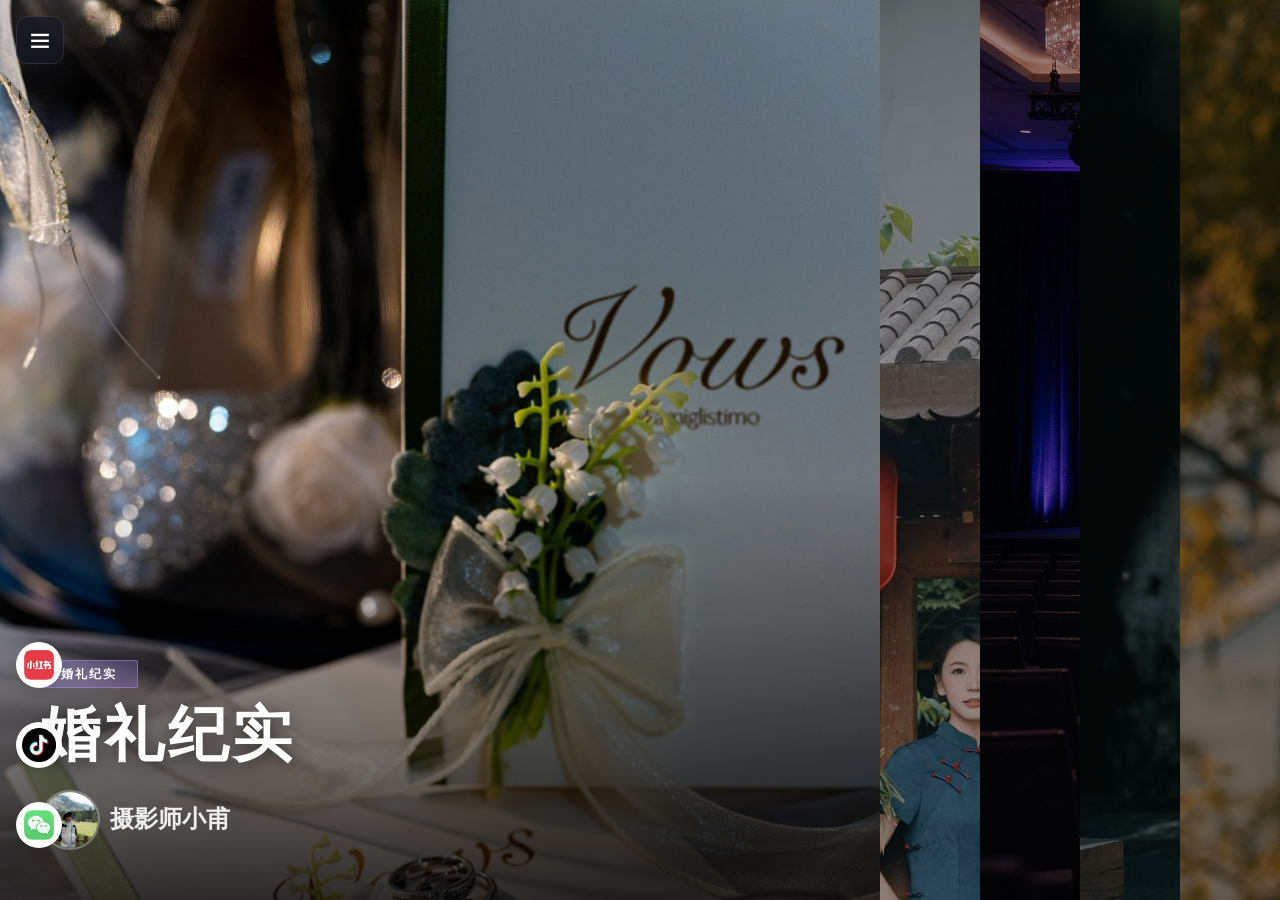
<file: index.html>
<!DOCTYPE html>
<html lang="zxx">
<head>
	<title>摄影师小甫 | 个人摄影作品集</title>
	<meta charset="UTF-8">
	<meta name="description" content="摄影师小甫的个人摄影作品集，专注会议、写真、跟拍、婚礼、亲子摄影。"">
	<meta name="keywords" content="photo, html">
	<meta name="viewport" content="width=device-width, initial-scale=1.0">
	<!-- Stylesheets -->
	<link rel="stylesheet" href="css/bootstrap.min.css"/>
	<link rel="stylesheet" href="css/font-awesome.min.css"/>
	<link rel="stylesheet" href="css/themify-icons.css"/>
	<link rel="stylesheet" href="css/accordion.css"/>
	<link rel="stylesheet" href="css/owl.carousel.min.css"/>

	<!-- Main Stylesheets -->
	<link rel="stylesheet" href="css/style.css"/>


	<!--[if lt IE 9]>
		<script src="https://oss.maxcdn.com/html5shiv/3.7.2/html5shiv.min.js"></script>
		<script src="https://oss.maxcdn.com/respond/1.4.2/respond.min.js"></script>
	<![endif]-->

	<!-- 深色毛玻璃主题 -->
	<style>
		html, body { background: #0d0d14 !important; }
		.hero-section::before {
			content: ''; position: absolute; inset: 0; z-index: 1;
			background: linear-gradient(180deg, rgba(13,13,20,0.3) 0%, rgba(13,13,20,0.55) 100%);
			pointer-events: none;
		}
		.pa-tag {
			background: rgba(167,139,250,0.25) !important;
			backdrop-filter: blur(10px);
			border: 1px solid rgba(167,139,250,0.5) !important;
			color: #fff !important;
			border-radius: 20px;
			padding: 6px 18px;
			letter-spacing: 2px;
		}
		.pa-text h2 { color: #fff !important; text-shadow: 0 4px 20px rgba(0,0,0,0.6); letter-spacing: 4px; }
		.pa-author img { border-radius: 50%; border: 2px solid rgba(255,255,255,0.3); }
		.pa-author h4 { color: rgba(255,255,255,0.9) !important; }
		.menu-wrapper { background: transparent !important; width: auto !important; height: auto !important; position: fixed !important; left: 16px !important; top: 16px !important; z-index: 9999 !important; margin: 0 !important; padding: 0 !important; }
		.menu-switch { background: rgba(20,22,35,0.6) !important; backdrop-filter: blur(16px); border: 1px solid rgba(255,255,255,0.1); border-radius: 12px !important; width: 48px !important; height: 48px !important; display: flex !important; align-items: center !important; justify-content: center !important; padding: 0 !important; line-height: 1 !important; } .menu-switch i { margin: 0 !important; padding: 0 !important; line-height: 1 !important; font-size: 20px !important; display: block !important; }
		.menu-social-warp { position: fixed !important; left: 16px !important; bottom: 30px !important; top: auto !important; transform: none !important; z-index: 9999 !important; height: auto !important; display: block !important; }
		.menu-social { display: flex; flex-direction: column; gap: 12px; }
		.side-menu-wrapper { background: linear-gradient(160deg, rgba(20,22,38,0.95) 0%, rgba(15,15,28,0.98) 100%) !important; }
		.sm-header { background: rgba(255,255,255,0.04); border-bottom: 1px solid rgba(255,255,255,0.08); padding: 24px 30px; }
		.site-logo { background: transparent !important; flex: 1 !important; display: flex !important; align-items: center !important; justify-content: center !important; padding: 0 !important; }
		.menu-close { background: rgba(255,255,255,0.12) !important; color: #fff !important; border-radius: 50%; width: 44px !important; height: 44px !important; padding: 0 !important; display: flex !important; align-items: center !important; justify-content: center !important; line-height: 1 !important; font-size: 20px !important; flex-shrink: 0; } .menu-close i { line-height: 1; margin: 0; padding: 0; display: block; }
		.main-menu { padding: 30px 20px; }
		.main-menu ul li a { color: rgba(255,255,255,0.55) !important; font-size: 18px !important; letter-spacing: 3px; padding: 14px 20px; border-radius: 12px; transition: all 0.3s; display: block; }
		.main-menu ul li a:hover { color: #fff !important; background: rgba(167,139,250,0.12); padding-left: 28px; }
		.main-menu ul li a.active { color: #fff !important; background: linear-gradient(135deg, rgba(167,139,250,0.25), rgba(236,72,153,0.2)); border-left: 3px solid #a78bfa; }
		.sm-footer { background: rgba(255,255,255,0.03); border-top: 1px solid rgba(255,255,255,0.08); padding: 24px 30px; }
		.sm-socail a.cn-social { display: inline-flex; width: 48px; height: 48px; border-radius: 50%; background: rgba(255,255,255,0.08); align-items: center; justify-content: center; margin: 0 6px; transition: all 0.3s; border: 1px solid rgba(255,255,255,0.1); }
		.sm-socail a.cn-social:hover { background: rgba(167,139,250,0.3); transform: translateY(-3px); }
		.sm-socail a.cn-social img { width: 24px; height: 24px; border-radius: 0; }
		.copyright-text p { color: rgba(255,255,255,0.35) !important; font-size: 12px; }
		.copyright-text a { color: rgba(167,139,250,0.7) !important; }
	
		body, html { margin-left: 0 !important; padding-left: 0 !important; width: 100% !important; }
		.hero-section, .about-section, .gallery-section, .contact-section, .pana-accordion-wrap, .hero-slider-warp, .about-warp { margin-left: 0 !important; padding-left: 0 !important; width: 100% !important; }
		.menu-wrapper { background: transparent !important; }
	</style>
</head>
<body>
	<!-- Page Preloder -->
	<div id="preloder">
		<div class="loader"></div>
	</div>

	<!-- Offcanvas Menu Section -->
	<div class="menu-wrapper">
		<div class="menu-switch">
			<i class="ti-menu"></i>
		</div>
		<div class="menu-social-warp">
			<div class="menu-social">
				<a href="https://xhslink.cn/o/7Y6W8kexaiy" target="_blank" rel="noopener" class="cn-social" title="小红书"><img src="img/social/xiaohongshu.png" alt="小红书"></a>
				<a href="https://v.douyin.com/RfxnQZHQFzM/" target="_blank" rel="noopener" class="cn-social" title="抖音"><img src="img/social/douyin.png" alt="抖音"></a>
				<a href="javascript:void(0);" onclick="showWechat()" class="cn-social" title="微信"><img src="img/social/wechat.png" alt="微信"></a>
			</div>
		</div>
	</div>
	<div class="side-menu-wrapper">
		<div class="sm-header">
			<div class="menu-close">
				<i class="ti-arrow-left"></i>
			</div>
			<a href="index.html" class="site-logo"><span style="font-size:22px;font-weight:700;letter-spacing:3px;background:linear-gradient(135deg,#a78bfa,#ec4899);-webkit-background-clip:text;-webkit-text-fill-color:transparent;background-clip:text;">摄影师小甫</span></a>
		</div>
		<nav class="main-menu">
			<ul>
				<li><a href="index.html" class="active">首页</a></li>
				<li><a href="about.html">关于我</a></li>
				<li><a href="gallery.html">作品集</a></li>
			</ul>
		</nav>
		<div class="sm-footer">
			<div class="sm-socail">
				<a href="https://xhslink.cn/o/7Y6W8kexaiy" target="_blank" rel="noopener" class="cn-social" title="小红书"><img src="img/social/xiaohongshu.png" alt="小红书"></a>
				<a href="https://v.douyin.com/RfxnQZHQFzM/" target="_blank" rel="noopener" class="cn-social" title="抖音"><img src="img/social/douyin.png" alt="抖音"></a>
				<a href="javascript:void(0);" onclick="showWechat()" class="cn-social" title="微信"><img src="img/social/wechat.png" alt="微信"></a>
			</div>
			<div class="copyright-text"><p><!-- Link back to Colorlib can't be removed. Template is licensed under CC BY 3.0. -->
  Copyright &copy;<script>document.write(new Date().getFullYear());</script> All rights reserved | This template is made with <i class="ti-heart" aria-hidden="true"></i> by <a href="https://colorlib.com" target="_blank">Colorlib</a>
  <!-- Link back to Colorlib can't be removed. Template is licensed under CC BY 3.0. --></p></div>
		</div>
	</div>
	<!-- Offcanvas Menu Section end -->

	<!-- Hero Section end -->
	<section class="hero-section">
		<div class="pana-accordion" id="accordion">
    		<div class="pana-accordion-wrap">
				<div class="pana-accordion-item set-bg" data-setbg="img/gallery/tlc-1.jpg">
					<div class="pa-text">
						<div class="pa-tag">婚礼纪实</div>
						<h2>婚礼纪实</h2>
						<div class="pa-author">
							<img src="img/gallery/author.jpg" alt="">
							<h4>摄影师小甫</h4>
						</div>
					</div>
				</div>
				<div class="pana-accordion-item set-bg" data-setbg="img/gallery/qp-1.jpg">
					<div class="pa-text">
						<div class="pa-tag">人像写真</div>
						<h2>人像写真</h2>
						<div class="pa-author">
							<img src="img/gallery/author.jpg" alt="">
							<h4>摄影师小甫</h4>
						</div>
					</div>
				</div>
				<div class="pana-accordion-item set-bg" data-setbg="img/gallery/meeting-1.jpg">
					<div class="pa-text">
						<div class="pa-tag">会议活动</div>
						<h2>会议活动</h2>
						<div class="pa-author">
							<img src="img/gallery/author.jpg" alt="">
							<h4>摄影师小甫</h4>
						</div>
					</div>
				</div>
				<div class="pana-accordion-item set-bg" data-setbg="img/gallery/qz-1.jpg">
					<div class="pa-text">
						<div class="pa-tag">亲子时光</div>
						<h2>亲子时光</h2>
						<div class="pa-author">
							<img src="img/gallery/author.jpg" alt="">
							<h4>摄影师小甫</h4>
						</div>
					</div>
				</div>
				<div class="pana-accordion-item set-bg" data-setbg="img/gallery/qj-1.jpg">
					<div class="pa-text">
						<div class="pa-tag">街拍纪实</div>
						<h2>街拍纪实</h2>
						<div class="pa-author">
							<img src="img/gallery/author.jpg" alt="">
							<h4>摄影师小甫</h4>
						</div>
					</div>
				</div>
	    	</div>
		</div>
		<div class="hero-slider-warp">
			<div class="hero-slider owl-carousel">
				<div class="hero-item set-bg" data-setbg="img/gallery/tlc-1.jpg">
					<div class="pa-text">
						<div class="pa-tag">婚礼纪实</div>
						<h2>婚礼纪实</h2>
						<div class="pa-author">
							<img src="img/gallery/author.jpg" alt="">
							<h4>摄影师小甫</h4>
						</div>
					</div>
				</div>
				<div class="hero-item set-bg" data-setbg="img/gallery/qp-1.jpg">
					<div class="pa-text">
						<div class="pa-tag">人像写真</div>
						<h2>人像写真</h2>
						<div class="pa-author">
							<img src="img/gallery/author.jpg" alt="">
							<h4>摄影师小甫</h4>
						</div>
					</div>
				</div>
				<div class="hero-item set-bg" data-setbg="img/gallery/meeting-1.jpg">
					<div class="pa-text">
						<div class="pa-tag">会议活动</div>
						<h2>会议活动</h2>
						<div class="pa-author">
							<img src="img/gallery/author.jpg" alt="">
							<h4>摄影师小甫</h4>
						</div>
					</div>
				</div>
				<div class="hero-item set-bg" data-setbg="img/gallery/qz-1.jpg">
					<div class="pa-text">
						<div class="pa-tag">亲子时光</div>
						<h2>亲子时光</h2>
						<div class="pa-author">
							<img src="img/gallery/author.jpg" alt="">
							<h4>摄影师小甫</h4>
						</div>
					</div>
				</div>
				<div class="hero-item set-bg" data-setbg="img/gallery/qj-1.jpg">
					<div class="pa-text">
						<div class="pa-tag">街拍纪实</div>
						<h2>街拍纪实</h2>
						<div class="pa-author">
							<img src="img/gallery/author.jpg" alt="">
							<h4>摄影师小甫</h4>
						</div>
					</div>
				</div>
			</div>
		</div>
	</section>
	<!-- Hero Section end -->

	<!--====== Javascripts & Jquery ======-->
	<script src="js/vendor/jquery-3.2.1.min.js"></script>
	<script src="js/bootstrap.min.js"></script>
	<script src="js/owl.carousel.min.js"></script>
	<script src="js/imagesloaded.pkgd.min.js"></script>
	<script src="js/isotope.pkgd.min.js"></script>
	<script src="js/jquery.nicescroll.min.js"></script>
	<script src="js/circle-progress.min.js"></script>
	<script src="js/pana-accordion.js"></script>
	<script src="js/main.js"></script>

	
<!-- 微信二维码弹窗 -->
<div class="wechat-modal" id="wechat-modal" onclick="hideWechat()">
	<div class="wechat-modal-box" onclick="event.stopPropagation()">
		<span class="wechat-close" onclick="hideWechat()">&times;</span>
		<img src="img/wechat-qr.jpg" alt="微信二维码">
		<p class="wechat-tip">扫一扫二维码，加我为好友</p>
	</div>
</div>
<script>
function showWechat(){ document.getElementById('wechat-modal').style.display = 'flex'; }
function hideWechat(){ document.getElementById('wechat-modal').style.display = 'none'; }
</script>
</body>
</html>
</file>
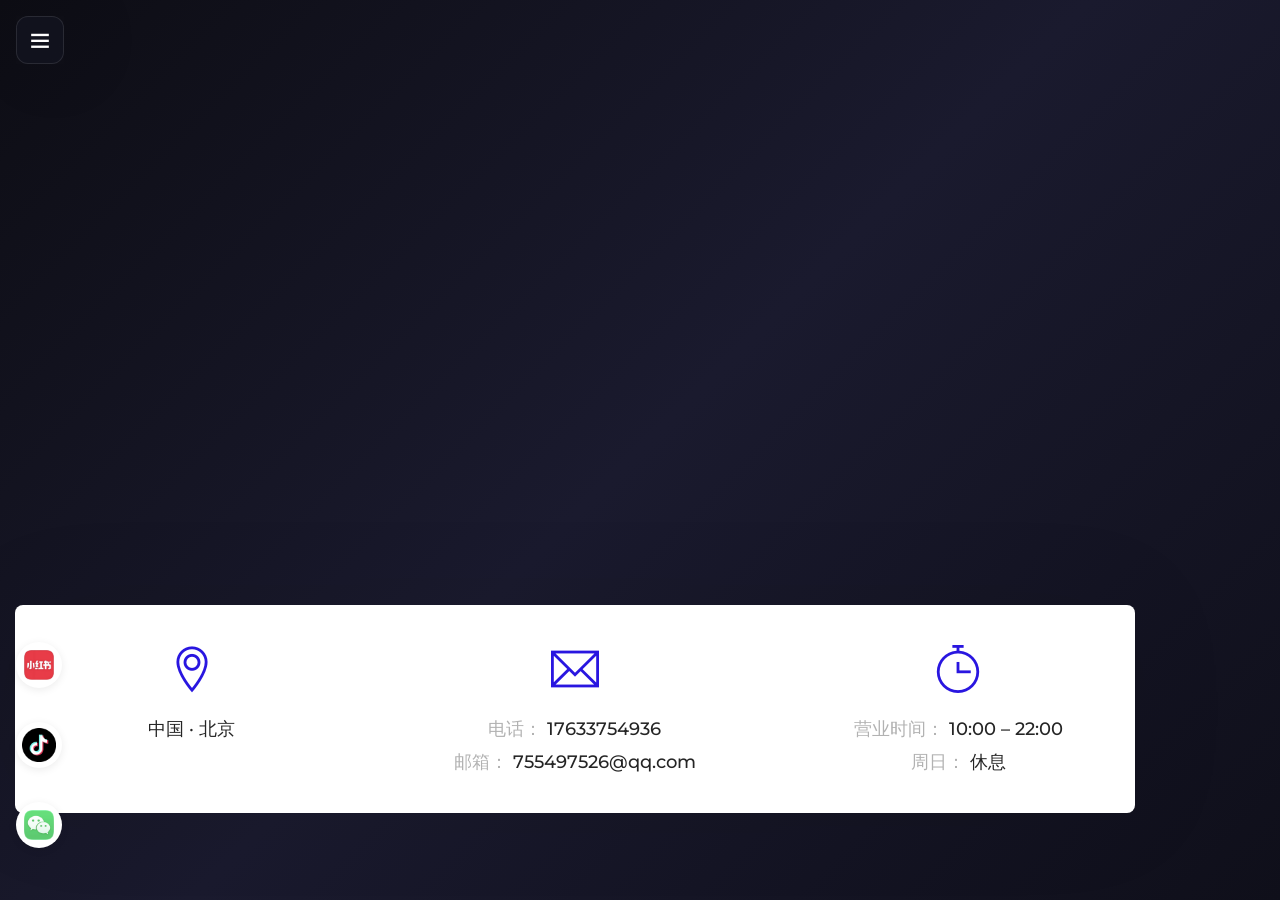
<file: contact.html>
<!DOCTYPE html>
<html lang="zxx">
<head>
	<title>摄影师小甫 | 个人摄影作品集</title>
	<meta charset="UTF-8">
	<meta name="description" content="摄影师小甫的个人摄影作品集，专注会议、写真、跟拍、婚礼、亲子摄影。">
	<meta name="keywords" content="photo, html">
	<meta name="viewport" content="width=device-width, initial-scale=1.0">
	<!-- Stylesheets -->
	<link rel="stylesheet" href="css/bootstrap.min.css"/>
	<link rel="stylesheet" href="css/font-awesome.min.css"/>
	<link rel="stylesheet" href="css/themify-icons.css"/>
	<link rel="stylesheet" href="css/accordion.css"/>
	<link rel="stylesheet" href="css/fresco.css"/>
	<link rel="stylesheet" href="css/owl.carousel.min.css"/>

	<!-- Main Stylesheets -->
	<link rel="stylesheet" href="css/style.css"/>


	<!--[if lt IE 9]>
		<script src="https://oss.maxcdn.com/html5shiv/3.7.2/html5shiv.min.js"></script>
		<script src="https://oss.maxcdn.com/respond/1.4.2/respond.min.js"></script>
	<![endif]-->

	<!-- 深色毛玻璃主题 -->
	<style>
		html, body { background: linear-gradient(135deg, #0d0d14 0%, #1a1a2e 50%, #0f0f1a 100%) !important; color: #e8e8f0; }
		.menu-wrapper { background: transparent !important; width: auto !important; height: auto !important; position: fixed !important; left: 16px !important; top: 16px !important; z-index: 9999 !important; margin: 0 !important; padding: 0 !important; }
		.menu-switch { background: rgba(20,22,35,0.6) !important; backdrop-filter: blur(16px); border: 1px solid rgba(255,255,255,0.1); border-radius: 12px !important; width: 48px !important; height: 48px !important; display: flex !important; align-items: center !important; justify-content: center !important; padding: 0 !important; line-height: 1 !important; } .menu-switch i { margin: 0 !important; padding: 0 !important; line-height: 1 !important; font-size: 20px !important; display: block !important; }
		.menu-social-warp { position: fixed !important; left: 16px !important; bottom: 30px !important; top: auto !important; transform: none !important; z-index: 9999 !important; height: auto !important; display: block !important; }
		.menu-social { display: flex; flex-direction: column; gap: 12px; }
		.side-menu-wrapper { background: linear-gradient(160deg, rgba(20,22,38,0.95) 0%, rgba(15,15,28,0.98) 100%) !important; }
		.sm-header { background: rgba(255,255,255,0.04); border-bottom: 1px solid rgba(255,255,255,0.08); padding: 24px 30px; }
		.menu-close { background: rgba(255,255,255,0.12) !important; color: #fff !important; border-radius: 50%; width: 44px !important; height: 44px !important; padding: 0 !important; display: flex !important; align-items: center !important; justify-content: center !important; line-height: 1 !important; font-size: 20px !important; flex-shrink: 0; }
		.menu-close i { line-height: 1; margin: 0; padding: 0; display: block; }
		.site-logo { background: transparent !important; flex: 1 !important; display: flex !important; align-items: center !important; justify-content: center !important; padding: 0 !important; }
		.main-menu { padding: 30px 20px; }
		.main-menu ul li a { color: rgba(255,255,255,0.55) !important; font-size: 18px !important; letter-spacing: 3px; padding: 14px 20px; border-radius: 12px; transition: all 0.3s; display: block; }
		.main-menu ul li a:hover { color: #fff !important; background: rgba(167,139,250,0.12); padding-left: 28px; }
		.main-menu ul li a.active { color: #fff !important; background: linear-gradient(135deg, rgba(167,139,250,0.25), rgba(236,72,153,0.2)); border-left: 3px solid #a78bfa; }
		.sm-footer { background: rgba(255,255,255,0.03); border-top: 1px solid rgba(255,255,255,0.08); padding: 24px 30px; }
		.sm-socail a.cn-social { display: inline-flex; width: 48px; height: 48px; border-radius: 50%; background: rgba(255,255,255,0.08); align-items: center; justify-content: center; margin: 0 6px; transition: all 0.3s; border: 1px solid rgba(255,255,255,0.1); }
		.sm-socail a.cn-social:hover { background: rgba(167,139,250,0.3); transform: translateY(-3px); }
		.sm-socail a.cn-social img { width: 24px; height: 24px; border-radius: 0; }
		.copyright-text p { color: rgba(255,255,255,0.35) !important; font-size: 12px; }
		.copyright-text a { color: rgba(167,139,250,0.7) !important; }
	
		body, html { margin-left: 0 !important; padding-left: 0 !important; width: 100% !important; }
		.hero-section, .about-section, .gallery-section, .contact-section, .pana-accordion-wrap, .hero-slider-warp, .about-warp { margin-left: 0 !important; padding-left: 0 !important; width: 100% !important; }
		.menu-wrapper { background: transparent !important; }
	</style>
</head>
<body>
	<!-- Page Preloder -->
	<div id="preloder">
		<div class="loader"></div>
	</div>

	<!-- Offcanvas Menu Section -->
	<div class="menu-wrapper">
		<div class="menu-switch">
			<i class="ti-menu"></i>
		</div>
		<div class="menu-social-warp">
			<div class="menu-social">
				<a href="https://xhslink.cn/o/7Y6W8kexaiy" target="_blank" rel="noopener" class="cn-social" title="小红书"><img src="img/social/xiaohongshu.png" alt="小红书"></a>
				<a href="https://v.douyin.com/RfxnQZHQFzM/" target="_blank" rel="noopener" class="cn-social" title="抖音"><img src="img/social/douyin.png" alt="抖音"></a>
				<a href="javascript:void(0);" onclick="showWechat()" class="cn-social" title="微信"><img src="img/social/wechat.png" alt="微信"></a>
			</div>
		</div>
	</div>
	<div class="side-menu-wrapper">
		<div class="sm-header">
			<div class="menu-close">
				<i class="ti-arrow-left"></i>
			</div>
			<a href="index.html" class="site-logo"><span style="font-size:22px;font-weight:700;letter-spacing:3px;background:linear-gradient(135deg,#a78bfa,#ec4899);-webkit-background-clip:text;-webkit-text-fill-color:transparent;background-clip:text;">摄影师小甫</span></a>
		</div>
		<nav class="main-menu">
			<ul>
				<li><a href="index.html">首页</a></li>
				<li><a href="about.html">关于我</a></li>
				<li><a href="gallery.html">作品集</a></li>
				<li><a href="contact.html" class="active">联系我</a></li>
			</ul>
		</nav>
		<div class="sm-footer">
			<div class="sm-socail">
				<a href="https://xhslink.cn/o/7Y6W8kexaiy" target="_blank" rel="noopener" class="cn-social" title="小红书"><img src="img/social/xiaohongshu.png" alt="小红书"></a>
				<a href="https://v.douyin.com/RfxnQZHQFzM/" target="_blank" rel="noopener" class="cn-social" title="抖音"><img src="img/social/douyin.png" alt="抖音"></a>
				<a href="javascript:void(0);" onclick="showWechat()" class="cn-social" title="微信"><img src="img/social/wechat.png" alt="微信"></a>
			</div>
			<div class="copyright-text"><p><!-- Link back to Colorlib can't be removed. Template is licensed under CC BY 3.0. -->
  Copyright &copy;<script>document.write(new Date().getFullYear());</script> All rights reserved | This template is made with <i class="ti-heart" aria-hidden="true"></i> by <a href="https://colorlib.com" target="_blank">Colorlib</a>
  <!-- Link back to Colorlib can't be removed. Template is licensed under CC BY 3.0. --></p></div>
		</div>
	</div>
	<!-- Offcanvas Menu Section end -->

	<!-- Contact Section end -->
	<div class="contact-section">
		<div class="map-warp"><iframe src="https://www.google.com/maps/embed?pb=!1m14!1m12!1m3!1d14376.077865872314!2d-73.879277264103!3d40.757667781624285!2m3!1f0!2f0!3f0!3m2!1i1024!2i768!4f13.1!5e0!3m2!1sen!2sbd!4v1546528920522" style="border:0" allowfullscreen></iframe></div>
		<div class="contact-box">
			<div class="row">
				<div class="col-lg-4">
					<div class="contact-info">
						<i class="ti-location-pin"></i>
						<p>中国 · 北京</p>	
					</div>
				</div>
				<div class="col-lg-4">
					<div class="contact-info">
						<i class="ti-email"></i>
						<p><span>电话：</span> 17633754936</p>	
						<p><span>邮箱：</span> 755497526@qq.com</p>	
					</div>
				</div>
				<div class="col-lg-4">
					<div class="contact-info">
						<i class="ti-timer"></i>
						<p><span>营业时间：</span> 10:00 – 22:00</p>	
						<p><span>周日：</span> 休息</p>	
					</div>
				</div>
			</div>
		</div>
	</div>
	<!-- Contact Section end -->

	<!--====== Javascripts & Jquery ======-->
	<script src="js/vendor/jquery-3.2.1.min.js"></script>
	<script src="js/bootstrap.min.js"></script>
	<script src="js/owl.carousel.min.js"></script>
	<script src="js/imagesloaded.pkgd.min.js"></script>
	<script src="js/isotope.pkgd.min.js"></script>
	<script src="js/jquery.nicescroll.min.js"></script>
	<script src="js/circle-progress.min.js"></script>
	<script src="js/pana-accordion.js"></script>
	<script src="js/main.js"></script>

	
<!-- 微信二维码弹窗 -->
<div class="wechat-modal" id="wechat-modal" onclick="hideWechat()">
	<div class="wechat-modal-box" onclick="event.stopPropagation()">
		<span class="wechat-close" onclick="hideWechat()">&times;</span>
		<img src="img/wechat-qr.jpg" alt="微信二维码">
		<p class="wechat-tip">扫一扫二维码，加我为好友</p>
	</div>
</div>
<script>
function showWechat(){ document.getElementById('wechat-modal').style.display = 'flex'; }
function hideWechat(){ document.getElementById('wechat-modal').style.display = 'none'; }
</script>
</body>
</html>
</file>
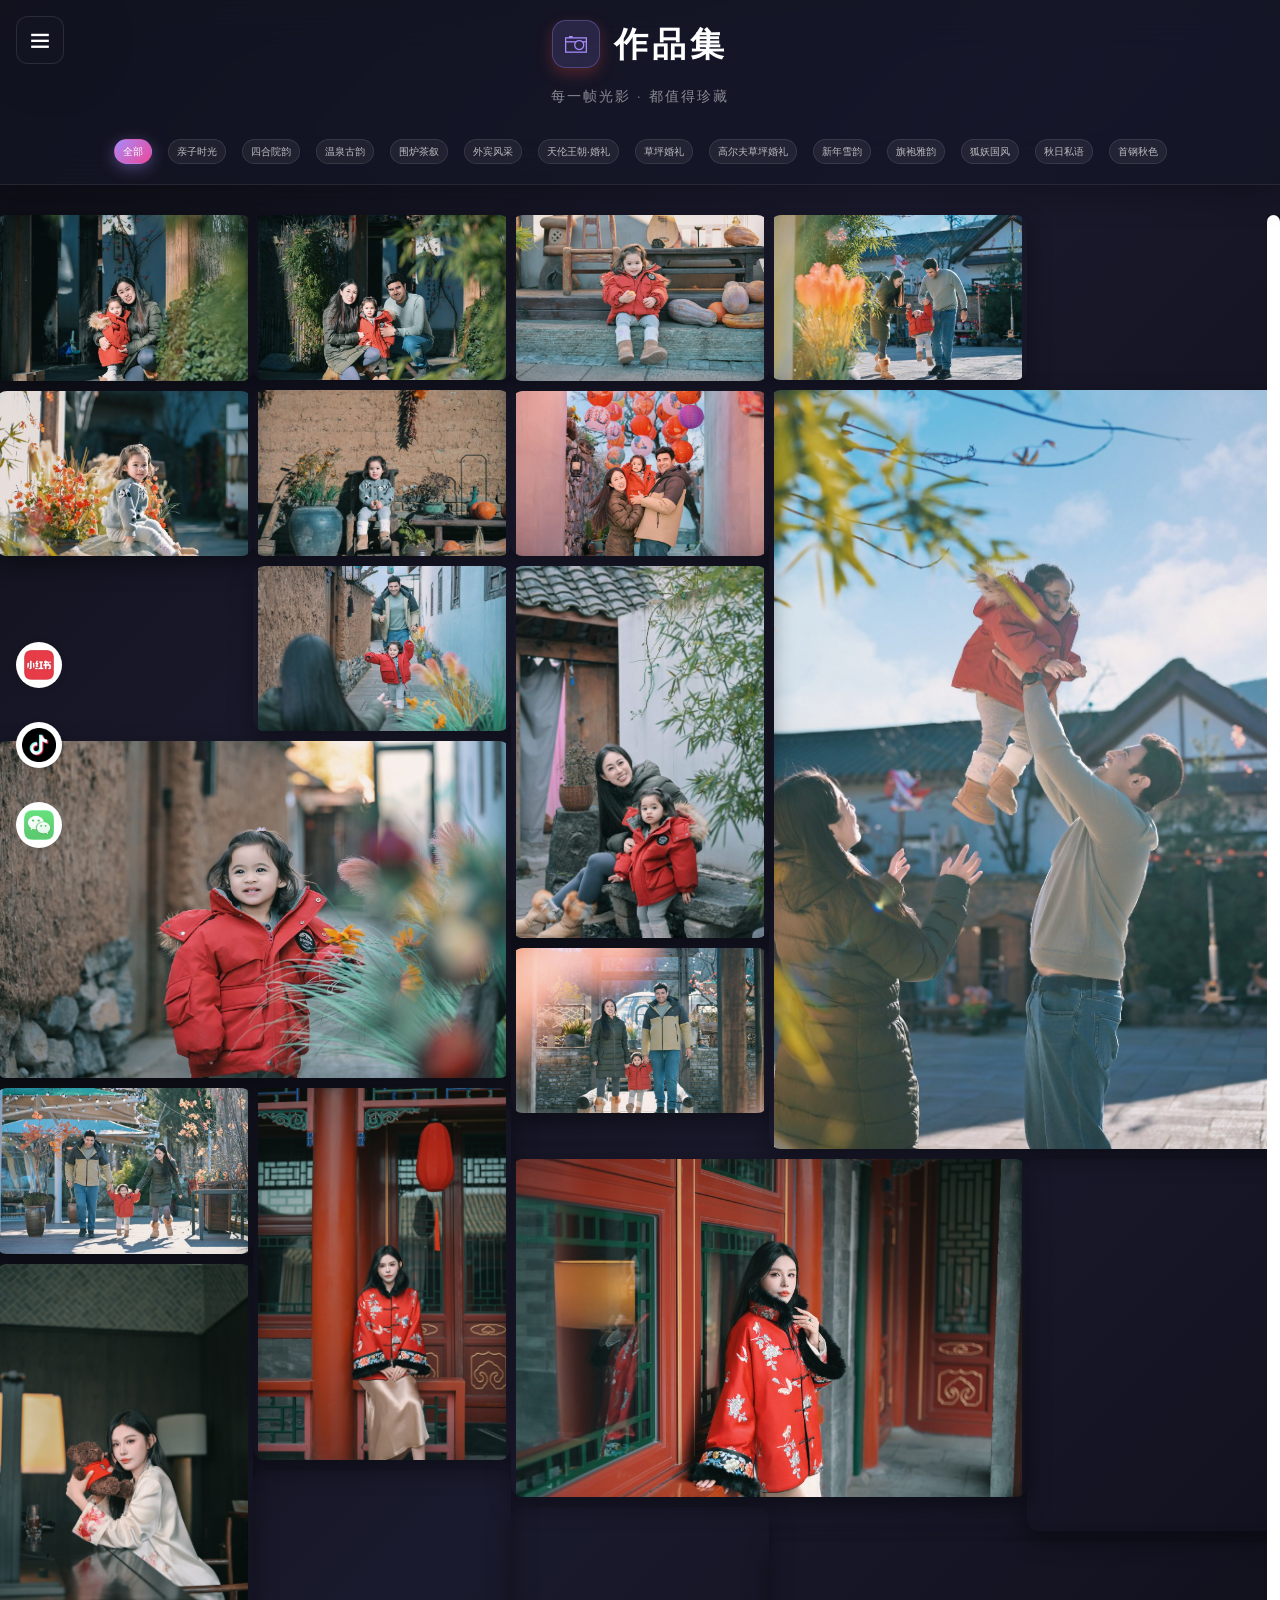
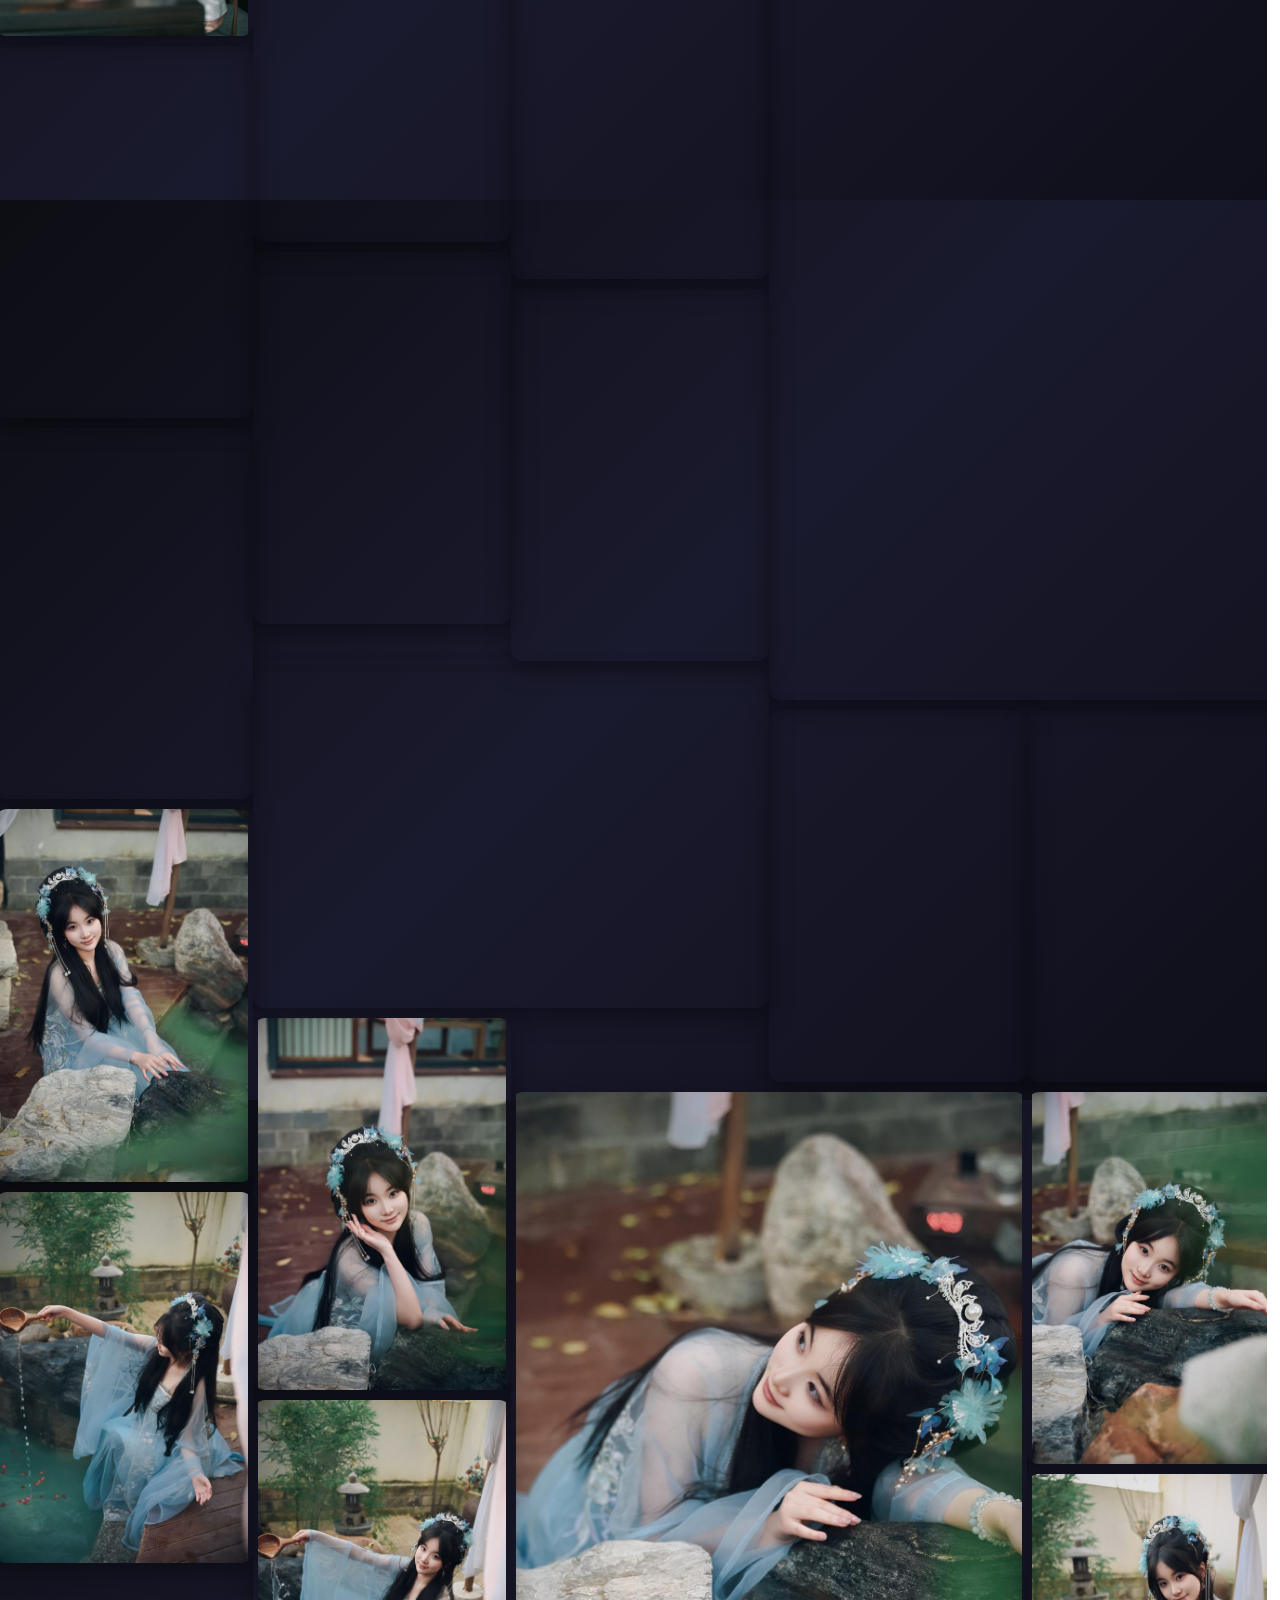
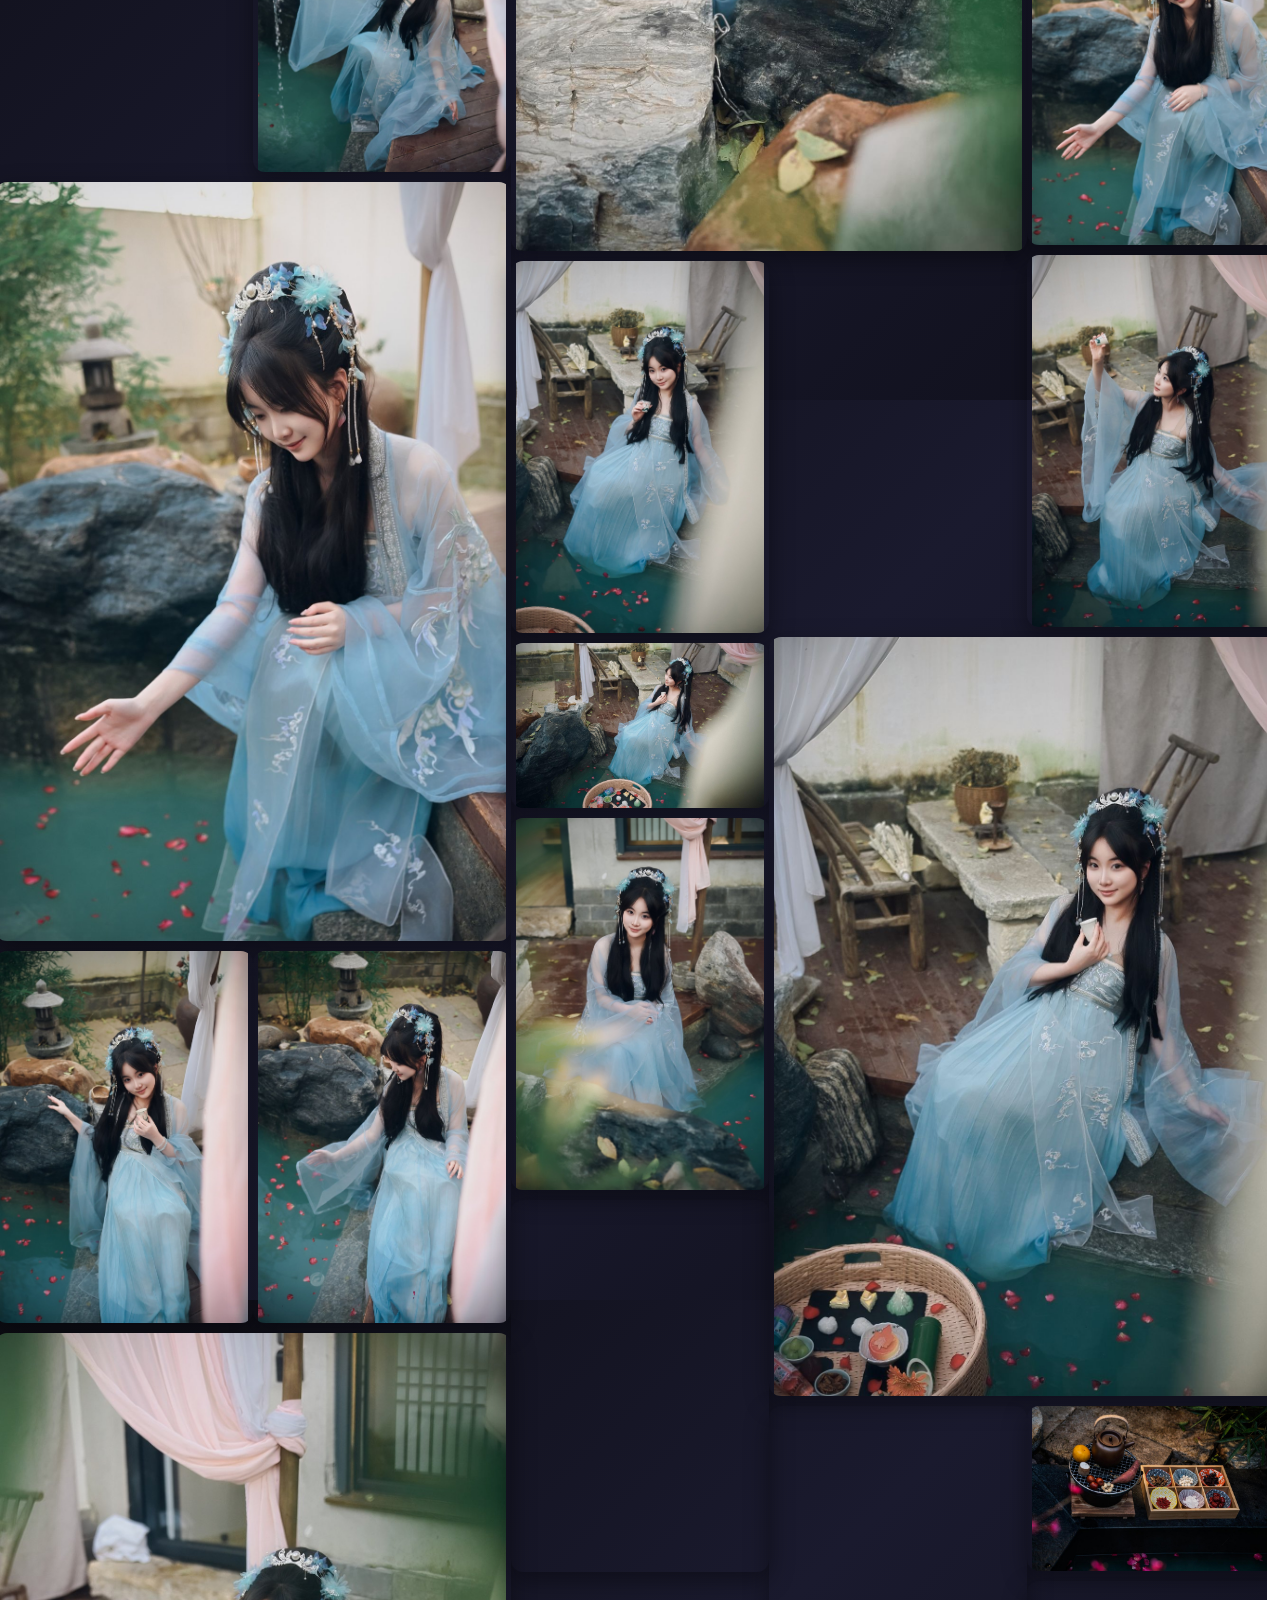
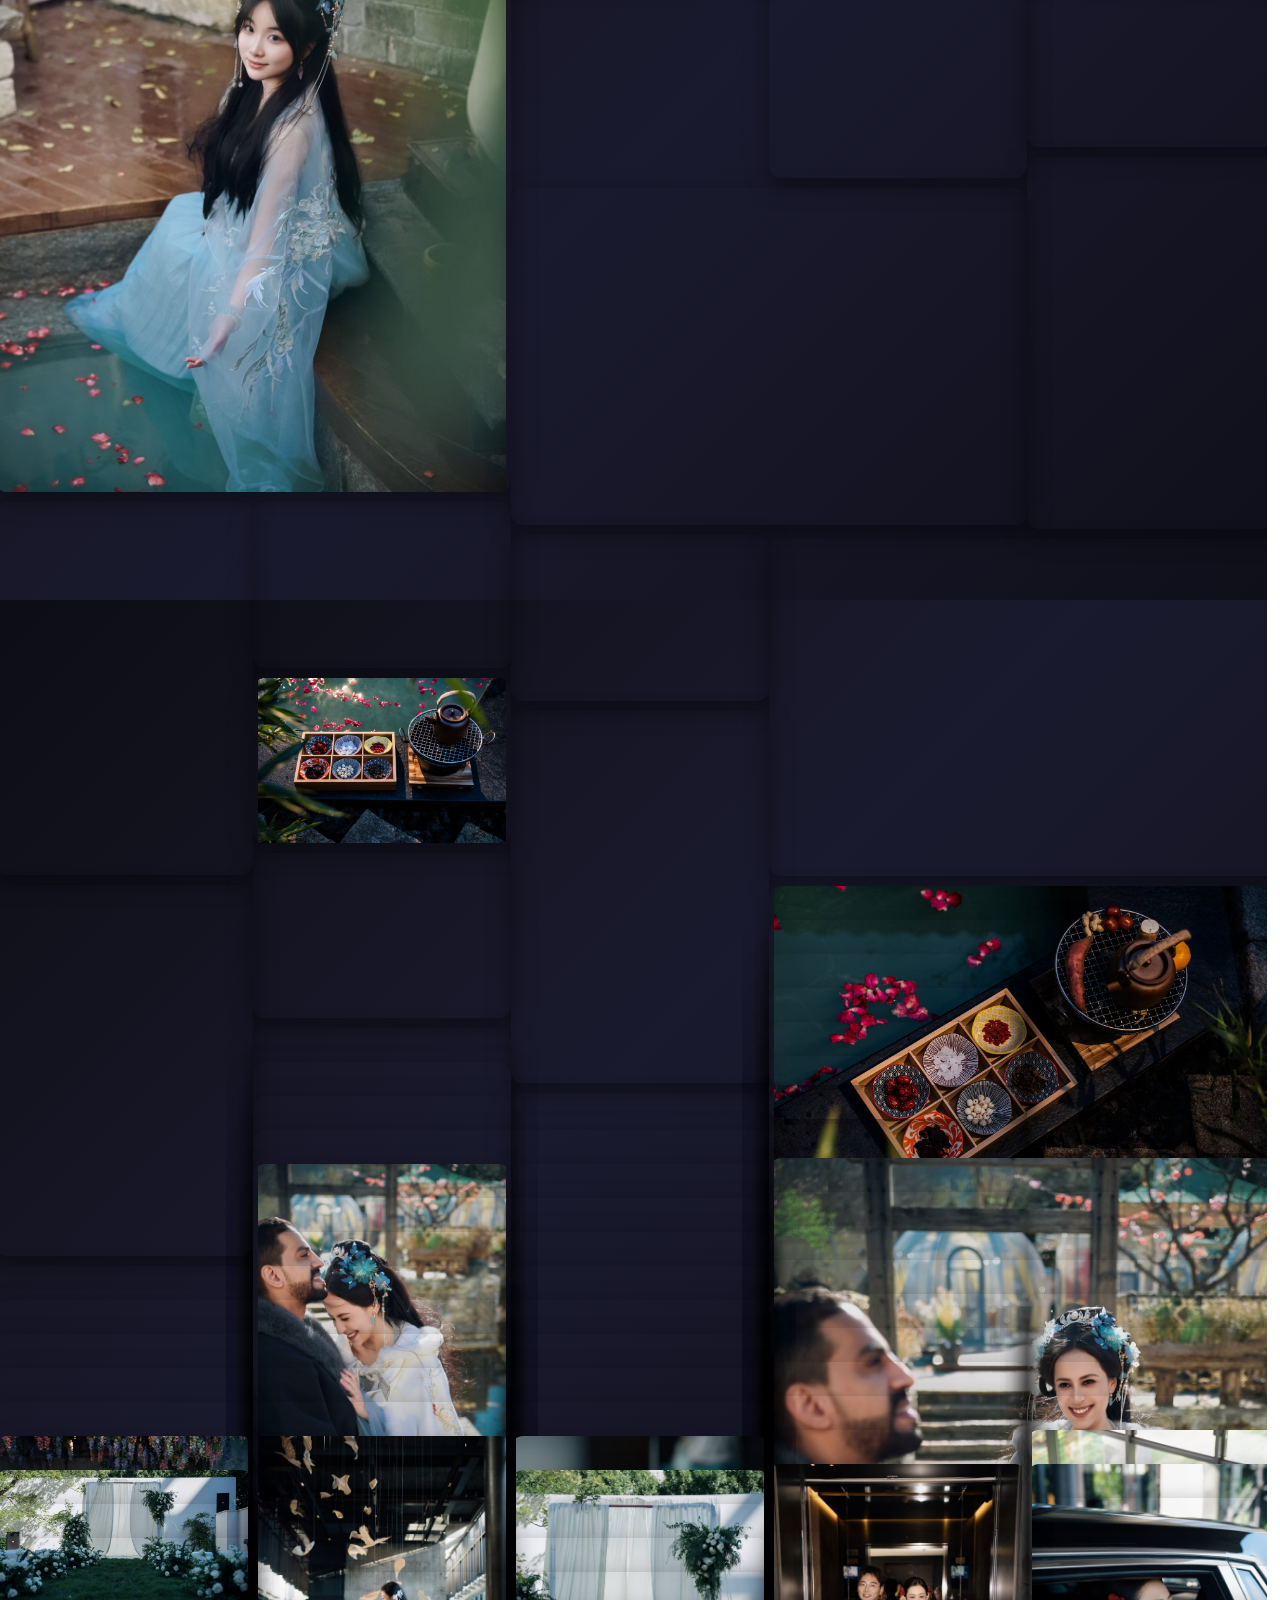
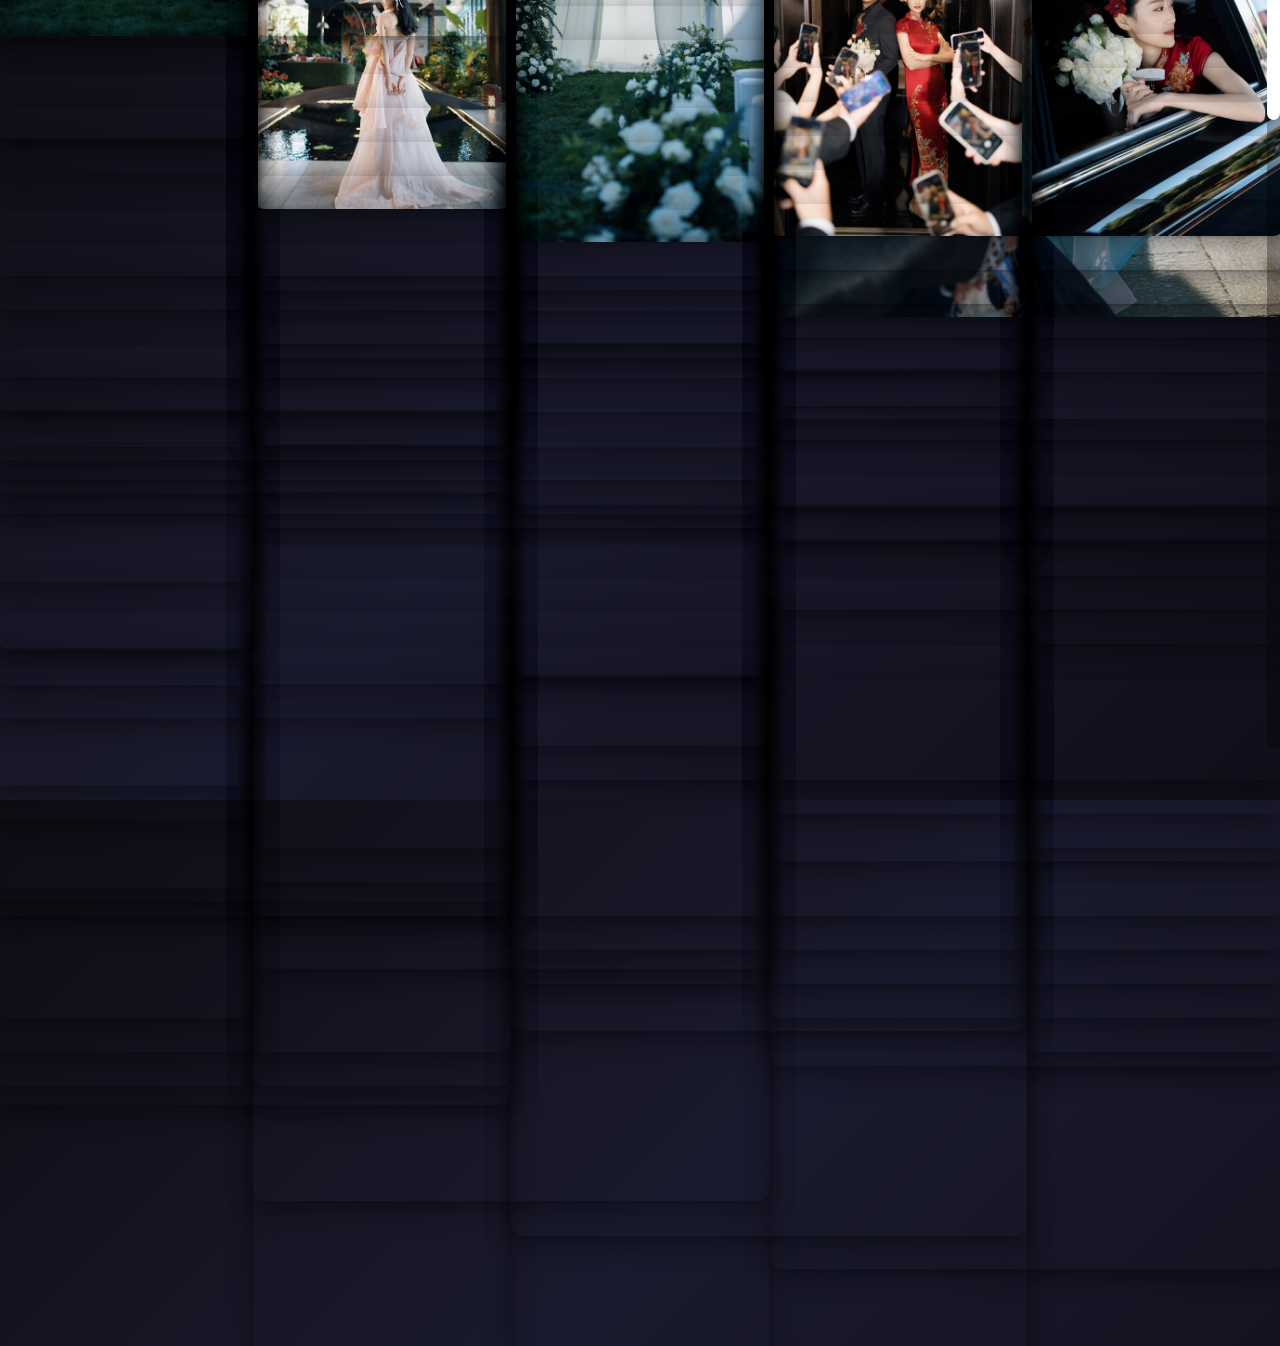
<file: gallery.html>
<!DOCTYPE html>
<html lang="zxx">
<head>
	<title>摄影师小甫 | 个人摄影作品集</title>
	<meta charset="UTF-8">
	<meta name="description" content="摄影师小甫的个人摄影作品集，专注会议、写真、跟拍、婚礼、亲子摄影。"">
	<meta name="keywords" content="photo, html">
	<meta name="viewport" content="width=device-width, initial-scale=1.0">
	<!-- Stylesheets -->
	<link rel="stylesheet" href="css/bootstrap.min.css"/>
	<link rel="stylesheet" href="css/font-awesome.min.css"/>
	<link rel="stylesheet" href="css/themify-icons.css"/>
	<link rel="stylesheet" href="css/accordion.css"/>
	<link rel="stylesheet" href="css/owl.carousel.min.css"/>

	<!-- Main Stylesheets -->
	<link rel="stylesheet" href="css/style.css"/>

	<!--[if lt IE 9]>
		<script src="https://oss.maxcdn.com/html5shiv/3.7.2/html5shiv.min.js"></script>
		<script src="https://oss.maxcdn.com/respond/1.4.2/respond.min.js"></script>
	<![endif]-->

	<!-- 深色毛玻璃主题 -->
	<style>
		html, body {
			background: linear-gradient(135deg, #0d0d14 0%, #1a1a2e 50%, #0f0f1a 100%) !important;
			color: #e8e8f0;
		}
		.gallery-section {
			background: transparent !important;
			padding-top: 0 !important;
			height: auto !important;
			overflow: visible !important;
		}
		.nice-scroll {
			height: auto !important;
			overflow: visible !important;
		}
		/* 顶部毛玻璃标题栏 */
		.gallery-header {
			position: sticky !important;
			top: 0;
			z-index: 100;
			background: rgba(20, 22, 35, 0.75) !important;
			backdrop-filter: blur(24px) saturate(180%);
			-webkit-backdrop-filter: blur(24px) saturate(180%);
			-webkit-mask-image: none !important;
			mask-image: none !important;
			padding: 20px 40px 18px !important;
			margin-bottom: 30px !important;
			border-bottom: 1px solid rgba(255,255,255,0.08);
			box-shadow: 0 8px 32px rgba(0,0,0,0.3);
		}
		.gh-title h4 {
			color: #fff !important;
			letter-spacing: 4px;
			font-weight: 600;
		}
		.gh-title .gh-icon {
			color: #a78bfa !important;
			background: rgba(167,139,250,0.15) !important;
			border: 1px solid rgba(167,139,250,0.3);
		}
		.gh-sub {
			color: rgba(255,255,255,0.5) !important;
			letter-spacing: 2px;
		}
		/* 筛选按钮毛玻璃 */
		.gallery-filter { display: flex; flex-wrap: wrap; justify-content: center; max-width: 100%; }
		.gallery-filter li {
			background: rgba(255,255,255,0.06) !important;
			color: rgba(255,255,255,0.7) !important;
			border: 1px solid rgba(255,255,255,0.1);
			border-radius: 20px !important;
			padding: 4px 8px !important;
			margin: 2px !important;
			font-size: 10px !important;
			transition: all 0.3s ease;
			cursor: pointer;
			white-space: nowrap;
		}
		.gallery-filter li:hover {
			background: rgba(167,139,250,0.2) !important;
			color: #fff !important;
			border-color: rgba(167,139,250,0.5);
		}
		.gallery-filter li.active {
			background: linear-gradient(135deg, #a78bfa, #ec4899) !important;
			color: #fff !important;
			border-color: transparent;
			box-shadow: 0 4px 15px rgba(167,139,250,0.4);
		}
		/* 作品卡片 */
		.gallery-item {
			border-radius: 12px !important;
			overflow: hidden;
			box-shadow: 0 8px 24px rgba(0,0,0,0.4);
			transition: transform 0.4s ease, box-shadow 0.4s ease;
		}
		.gallery-item:hover {
			transform: translateY(-6px);
			box-shadow: 0 16px 40px rgba(167,139,250,0.3);
		}
		.gallery-item img {
			transition: transform 0.6s ease;
		}
		.gallery-item:hover img {
			transform: scale(1.06);
		}
		/* 悬浮层毛玻璃 */
		.gallery-item .gi-hover {
			background: rgba(15,15,25,0.7) !important;
			backdrop-filter: blur(8px);
			-webkit-backdrop-filter: blur(8px);
		}
		.gallery-item .gi-hover h6 {
			color: #fff !important;
		}
		/* 侧边菜单按钮 */
		.menu-wrapper { background: transparent !important; width: auto !important; height: auto !important; position: fixed !important; left: 16px !important; top: 16px !important; z-index: 9999 !important; margin: 0 !important; padding: 0 !important; }
		.menu-switch { background: rgba(20,22,35,0.6) !important; backdrop-filter: blur(16px); border: 1px solid rgba(255,255,255,0.1); border-radius: 12px !important; width: 48px !important; height: 48px !important; display: flex !important; align-items: center !important; justify-content: center !important; padding: 0 !important; line-height: 1 !important; } .menu-switch i { margin: 0 !important; padding: 0 !important; line-height: 1 !important; font-size: 20px !important; display: block !important; }
		.menu-social-warp { position: fixed !important; left: 16px !important; bottom: 30px !important; top: auto !important; transform: none !important; z-index: 9999 !important; height: auto !important; display: block !important; }
		.menu-social { display: flex; flex-direction: column; gap: 12px; }
		/* 侧边菜单整体深色毛玻璃 */
		.side-menu-wrapper {
			background: linear-gradient(160deg, rgba(20,22,38,0.95) 0%, rgba(15,15,28,0.98) 100%) !important;
			backdrop-filter: blur(24px);
			-webkit-backdrop-filter: blur(24px);
		}
		.sm-header {
			background: rgba(255,255,255,0.04);
			border-bottom: 1px solid rgba(255,255,255,0.08);
			padding: 24px 30px;
		}
		.site-logo { background: transparent !important; flex: 1 !important; display: flex !important; align-items: center !important; justify-content: center !important; padding: 0 !important; }
		.menu-close {
			background: rgba(255,255,255,0.12) !important;
			color: #fff !important;
			border-radius: 50%;
			width: 44px !important; height: 44px !important;
			padding: 0 !important;
			display: flex !important; align-items: center !important; justify-content: center !important;
			line-height: 1 !important; font-size: 20px !important;
			flex-shrink: 0;
		}
		.menu-close i { line-height: 1; margin: 0; padding: 0; display: block; }
		.menu-close:hover { background: rgba(167,139,250,0.3); }
		.main-menu { padding: 30px 20px; }
		.main-menu ul li a {
			color: rgba(255,255,255,0.55) !important;
			font-size: 18px !important;
			letter-spacing: 3px;
			padding: 14px 20px;
			border-radius: 12px;
			transition: all 0.3s ease;
			display: block;
		}
		.main-menu ul li a:hover {
			color: #fff !important;
			background: rgba(167,139,250,0.12);
			padding-left: 28px;
		}
		.main-menu ul li a.active {
			color: #fff !important;
			background: linear-gradient(135deg, rgba(167,139,250,0.25), rgba(236,72,153,0.2));
			border-left: 3px solid #a78bfa;
		}
		.sm-footer {
			background: rgba(255,255,255,0.03);
			border-top: 1px solid rgba(255,255,255,0.08);
			padding: 24px 30px;
		}
		.sm-socail a.cn-social {
			display: inline-flex;
			width: 48px; height: 48px;
			border-radius: 50%;
			background: rgba(255,255,255,0.08);
			backdrop-filter: blur(10px);
			align-items: center; justify-content: center;
			margin: 0 6px;
			transition: all 0.3s;
			border: 1px solid rgba(255,255,255,0.1);
		}
		.sm-socail a.cn-social:hover {
			background: rgba(167,139,250,0.3);
			transform: translateY(-3px);
		}
		.sm-socail a.cn-social img { width: 24px; height: 24px; border-radius: 0; }
		.copyright-text p { color: rgba(255,255,255,0.35) !important; font-size: 12px; }
		.copyright-text a { color: rgba(167,139,250,0.7) !important; }
	
		body, html { margin-left: 0 !important; padding-left: 0 !important; width: 100% !important; }
		.hero-section, .about-section, .gallery-section, .contact-section, .pana-accordion-wrap, .hero-slider-warp, .about-warp { margin-left: 0 !important; padding-left: 0 !important; width: 100% !important; }
		.menu-wrapper { background: transparent !important; }
	</style>
</head>
<body>
	<!-- Page Preloder -->
	<div id="preloder">
		<div class="loader"></div>
	</div>

	<!-- Offcanvas Menu Section -->
	<div class="menu-wrapper">
		<div class="menu-switch">
			<i class="ti-menu"></i>
		</div>
		<div class="menu-social-warp">
			<div class="menu-social">
				<a href="https://xhslink.cn/o/7Y6W8kexaiy" target="_blank" rel="noopener" class="cn-social" title="小红书"><img src="img/social/xiaohongshu.png" alt="小红书"></a>
				<a href="https://v.douyin.com/RfxnQZHQFzM/" target="_blank" rel="noopener" class="cn-social" title="抖音"><img src="img/social/douyin.png" alt="抖音"></a>
				<a href="javascript:void(0);" onclick="showWechat()" class="cn-social" title="微信"><img src="img/social/wechat.png" alt="微信"></a>
			</div>
		</div>
	</div>
	<div class="side-menu-wrapper">
		<div class="sm-header">
			<div class="menu-close">
				<i class="ti-arrow-left"></i>
			</div>
			<a href="index.html" class="site-logo"><span style="font-size:22px;font-weight:700;letter-spacing:3px;background:linear-gradient(135deg,#a78bfa,#ec4899);-webkit-background-clip:text;-webkit-text-fill-color:transparent;background-clip:text;">摄影师小甫</span></a>
		</div>
		<nav class="main-menu">
			<ul>
				<li><a href="index.html">首页</a></li>
				<li><a href="about.html">关于我</a></li>
				<li><a href="gallery.html" class="active">作品集</a></li>
			</ul>
		</nav>
		<div class="sm-footer">
			<div class="sm-socail">
				<a href="https://xhslink.cn/o/7Y6W8kexaiy" target="_blank" rel="noopener" class="cn-social" title="小红书"><img src="img/social/xiaohongshu.png" alt="小红书"></a>
				<a href="https://v.douyin.com/RfxnQZHQFzM/" target="_blank" rel="noopener" class="cn-social" title="抖音"><img src="img/social/douyin.png" alt="抖音"></a>
				<a href="javascript:void(0);" onclick="showWechat()" class="cn-social" title="微信"><img src="img/social/wechat.png" alt="微信"></a>
			</div>
			<div class="copyright-text"><p><!-- Link back to Colorlib can't be removed. Template is licensed under CC BY 3.0. -->
  Copyright &copy;<script>document.write(new Date().getFullYear());</script> All rights reserved | This template is made with <i class="ti-heart" aria-hidden="true"></i> by <a href="https://colorlib.com" target="_blank">Colorlib</a>
  <!-- Link back to Colorlib can't be removed. Template is licensed under CC BY 3.0. --></p></div>
		</div>
	</div>
	<!-- Offcanvas Menu Section end -->

	<!-- Gallery Section end -->
	<section class="gallery-section">
		<div class="gallery-header">
			<div class="gh-title">
				<span class="gh-icon"><i class="ti-camera"></i></span>
				<h4>作品集</h4>
			</div>
			<p class="gh-sub">每一帧光影 · 都值得珍藏</p>
			<ul class="gallery-filter">
				<li class="filter all active" data-filter="*">全部</li>
				<li class="filter" data-filter=".qz">亲子时光</li>
				<li class="filter" data-filter=".hwd">四合院韵</li>
				<li class="filter" data-filter=".gzwq">温泉古韵</li>
				<li class="filter" data-filter=".wlzc">围炉茶叙</li>
				<li class="filter" data-filter=".wb">外宾风采</li>
				<li class="filter" data-filter=".tlc">天伦王朝·婚礼</li>
				<li class="filter" data-filter=".hwcp">草坪婚礼</li>
				<li class="filter" data-filter=".gawcp">高尔夫草坪婚礼</li>
				<li class="filter" data-filter=".xnjx">新年雪韵</li>
				<li class="filter" data-filter=".qp">旗袍雅韵</li>
				<li class="filter" data-filter=".hy">狐妖国风</li>
				<li class="filter" data-filter=".qj">秋日私语</li>
				<li class="filter" data-filter=".sgq">首钢秋色</li>
			</ul>
		</div>
		<div class="nice-scroll">
			<div class="gallery-warp">
				<div class="grid-sizer"></div>
				<div class="gallery-item qz">
					<a class="gallery-link" href="img/gallery/qz-1.jpg" data-alt="亲子时光">
						<img decoding="async" src="img/gallery/qz-1.jpg" alt="亲子时光" loading="lazy">
					</a>
					<div class="gi-hover">
						<img decoding="async" src="img/gallery/author.jpg" alt="">
						<h6>摄影师小甫</h6>
					</div>
				</div>
				<div class="gallery-item qz">
					<a class="gallery-link" href="img/gallery/qz-2.jpg" data-alt="亲子时光">
						<img decoding="async" src="img/gallery/qz-2.jpg" alt="亲子时光" loading="lazy">
					</a>
					<div class="gi-hover">
						<img decoding="async" src="img/gallery/author.jpg" alt="">
						<h6>摄影师小甫</h6>
					</div>
				</div>
				<div class="gallery-item qz">
					<a class="gallery-link" href="img/gallery/qz-3.jpg" data-alt="亲子时光">
						<img decoding="async" src="img/gallery/qz-3.jpg" alt="亲子时光" loading="lazy">
					</a>
					<div class="gi-hover">
						<img decoding="async" src="img/gallery/author.jpg" alt="">
						<h6>摄影师小甫</h6>
					</div>
				</div>
				<div class="gallery-item qz">
					<a class="gallery-link" href="img/gallery/qz-4.jpg" data-alt="亲子时光">
						<img decoding="async" src="img/gallery/qz-4.jpg" alt="亲子时光" loading="lazy">
					</a>
					<div class="gi-hover">
						<img decoding="async" src="img/gallery/author.jpg" alt="">
						<h6>摄影师小甫</h6>
					</div>
				</div>
				<div class="gallery-item qz gi-big">
					<a class="gallery-link" href="img/gallery/qz-5.jpg" data-alt="亲子时光">
						<img decoding="async" src="img/gallery/qz-5.jpg" alt="亲子时光" loading="lazy">
					</a>
					<div class="gi-hover">
						<img decoding="async" src="img/gallery/author.jpg" alt="">
						<h6>摄影师小甫</h6>
					</div>
				</div>
				<div class="gallery-item qz">
					<a class="gallery-link" href="img/gallery/qz-6.jpg" data-alt="亲子时光">
						<img decoding="async" src="img/gallery/qz-6.jpg" alt="亲子时光" loading="lazy">
					</a>
					<div class="gi-hover">
						<img decoding="async" src="img/gallery/author.jpg" alt="">
						<h6>摄影师小甫</h6>
					</div>
				</div>
				<div class="gallery-item qz gi-long">
					<a class="gallery-link" href="img/gallery/qz-7.jpg" data-alt="亲子时光">
						<img decoding="async" src="img/gallery/qz-7.jpg" alt="亲子时光" loading="lazy">
					</a>
					<div class="gi-hover">
						<img decoding="async" src="img/gallery/author.jpg" alt="">
						<h6>摄影师小甫</h6>
					</div>
				</div>
				<div class="gallery-item qz">
					<a class="gallery-link" href="img/gallery/qz-8.jpg" data-alt="亲子时光">
						<img decoding="async" src="img/gallery/qz-8.jpg" alt="亲子时光" loading="lazy">
					</a>
					<div class="gi-hover">
						<img decoding="async" src="img/gallery/author.jpg" alt="">
						<h6>摄影师小甫</h6>
					</div>
				</div>
				<div class="gallery-item qz">
					<a class="gallery-link" href="img/gallery/qz-9.jpg" data-alt="亲子时光">
						<img decoding="async" src="img/gallery/qz-9.jpg" alt="亲子时光" loading="lazy">
					</a>
					<div class="gi-hover">
						<img decoding="async" src="img/gallery/author.jpg" alt="">
						<h6>摄影师小甫</h6>
					</div>
				</div>
				<div class="gallery-item qz gi-big">
					<a class="gallery-link" href="img/gallery/qz-10.jpg" data-alt="亲子时光">
						<img decoding="async" src="img/gallery/qz-10.jpg" alt="亲子时光" loading="lazy">
					</a>
					<div class="gi-hover">
						<img decoding="async" src="img/gallery/author.jpg" alt="">
						<h6>摄影师小甫</h6>
					</div>
				</div>
				<div class="gallery-item qz">
					<a class="gallery-link" href="img/gallery/qz-11.jpg" data-alt="亲子时光">
						<img decoding="async" src="img/gallery/qz-11.jpg" alt="亲子时光" loading="lazy">
					</a>
					<div class="gi-hover">
						<img decoding="async" src="img/gallery/author.jpg" alt="">
						<h6>摄影师小甫</h6>
					</div>
				</div>
				<div class="gallery-item qz">
					<a class="gallery-link" href="img/gallery/qz-12.jpg" data-alt="亲子时光">
						<img decoding="async" src="img/gallery/qz-12.jpg" alt="亲子时光" loading="lazy">
					</a>
					<div class="gi-hover">
						<img decoding="async" src="img/gallery/author.jpg" alt="">
						<h6>摄影师小甫</h6>
					</div>
				</div>
				<div class="gallery-item qz">
					<a class="gallery-link" href="img/gallery/qz-13.jpg" data-alt="亲子时光">
						<img decoding="async" src="img/gallery/qz-13.jpg" alt="亲子时光" loading="lazy">
					</a>
					<div class="gi-hover">
						<img decoding="async" src="img/gallery/author.jpg" alt="">
						<h6>摄影师小甫</h6>
					</div>
				</div>
				<div class="gallery-item hwd gi-long">
					<a class="gallery-link" href="img/gallery/hwd-1.jpg" data-alt="四合院韵">
						<img decoding="async" src="img/gallery/hwd-1.jpg" alt="四合院韵" loading="lazy">
					</a>
					<div class="gi-hover">
						<img decoding="async" src="img/gallery/author.jpg" alt="">
						<h6>摄影师小甫</h6>
					</div>
				</div>
				<div class="gallery-item hwd gi-big">
					<a class="gallery-link" href="img/gallery/hwd-2.jpg" data-alt="四合院韵">
						<img decoding="async" src="img/gallery/hwd-2.jpg" alt="四合院韵" loading="lazy">
					</a>
					<div class="gi-hover">
						<img decoding="async" src="img/gallery/author.jpg" alt="">
						<h6>摄影师小甫</h6>
					</div>
				</div>
				<div class="gallery-item hwd">
					<a class="gallery-link" href="img/gallery/hwd-3.jpg" data-alt="四合院韵">
						<img decoding="async" src="img/gallery/hwd-3.jpg" alt="四合院韵" loading="lazy">
					</a>
					<div class="gi-hover">
						<img decoding="async" src="img/gallery/author.jpg" alt="">
						<h6>摄影师小甫</h6>
					</div>
				</div>
				<div class="gallery-item hwd">
					<a class="gallery-link" href="img/gallery/hwd-4.jpg" data-alt="四合院韵">
						<img decoding="async" src="img/gallery/hwd-4.jpg" alt="四合院韵" loading="lazy">
					</a>
					<div class="gi-hover">
						<img decoding="async" src="img/gallery/author.jpg" alt="">
						<h6>摄影师小甫</h6>
					</div>
				</div>
				<div class="gallery-item hwd">
					<a class="gallery-link" href="img/gallery/hwd-5.jpg" data-alt="四合院韵">
						<img decoding="async" src="img/gallery/hwd-5.jpg" alt="四合院韵" loading="lazy">
					</a>
					<div class="gi-hover">
						<img decoding="async" src="img/gallery/author.jpg" alt="">
						<h6>摄影师小甫</h6>
					</div>
				</div>
				<div class="gallery-item hwd">
					<a class="gallery-link" href="img/gallery/hwd-6.jpg" data-alt="四合院韵">
						<img decoding="async" src="img/gallery/hwd-6.jpg" alt="四合院韵" loading="lazy">
					</a>
					<div class="gi-hover">
						<img decoding="async" src="img/gallery/author.jpg" alt="">
						<h6>摄影师小甫</h6>
					</div>
				</div>
				<div class="gallery-item hwd gi-big">
					<a class="gallery-link" href="img/gallery/hwd-7.jpg" data-alt="四合院韵">
						<img decoding="async" src="img/gallery/hwd-7.jpg" alt="四合院韵" loading="lazy">
					</a>
					<div class="gi-hover">
						<img decoding="async" src="img/gallery/author.jpg" alt="">
						<h6>摄影师小甫</h6>
					</div>
				</div>
				<div class="gallery-item hwd gi-long">
					<a class="gallery-link" href="img/gallery/hwd-8.jpg" data-alt="四合院韵">
						<img decoding="async" src="img/gallery/hwd-8.jpg" alt="四合院韵" loading="lazy">
					</a>
					<div class="gi-hover">
						<img decoding="async" src="img/gallery/author.jpg" alt="">
						<h6>摄影师小甫</h6>
					</div>
				</div>
				<div class="gallery-item hwd">
					<a class="gallery-link" href="img/gallery/hwd-9.jpg" data-alt="四合院韵">
						<img decoding="async" src="img/gallery/hwd-9.jpg" alt="四合院韵" loading="lazy">
					</a>
					<div class="gi-hover">
						<img decoding="async" src="img/gallery/author.jpg" alt="">
						<h6>摄影师小甫</h6>
					</div>
				</div>
				<div class="gallery-item hwd">
					<a class="gallery-link" href="img/gallery/hwd-10.jpg" data-alt="四合院韵">
						<img decoding="async" src="img/gallery/hwd-10.jpg" alt="四合院韵" loading="lazy">
					</a>
					<div class="gi-hover">
						<img decoding="async" src="img/gallery/author.jpg" alt="">
						<h6>摄影师小甫</h6>
					</div>
				</div>
				<div class="gallery-item hwd">
					<a class="gallery-link" href="img/gallery/hwd-11.jpg" data-alt="四合院韵">
						<img decoding="async" src="img/gallery/hwd-11.jpg" alt="四合院韵" loading="lazy">
					</a>
					<div class="gi-hover">
						<img decoding="async" src="img/gallery/author.jpg" alt="">
						<h6>摄影师小甫</h6>
					</div>
				</div>
				<div class="gallery-item gzwq gi-big">
					<a class="gallery-link" href="img/gallery/gzwq-1.jpg" data-alt="温泉古韵">
						<img decoding="async" src="img/gallery/gzwq-1.jpg" alt="温泉古韵" loading="lazy">
					</a>
					<div class="gi-hover">
						<img decoding="async" src="img/gallery/author.jpg" alt="">
						<h6>摄影师小甫</h6>
					</div>
				</div>

				<div class="gallery-item gzwq">
					<a class="gallery-link" href="img/gallery/gzwq-24.jpg" data-alt="温泉古韵">
						<img decoding="async" src="img/gallery/gzwq-24.jpg" alt="温泉古韵" loading="lazy">
					</a>
					<div class="gi-hover">
						<img decoding="async" src="img/gallery/author.jpg" alt="">
						<h6>摄影师小甫</h6>
					</div>
				</div>

				<div class="gallery-item gzwq">
					<a class="gallery-link" href="img/gallery/gzwq-35.jpg" data-alt="温泉古韵">
						<img decoding="async" src="img/gallery/gzwq-35.jpg" alt="温泉古韵" loading="lazy">
					</a>
					<div class="gi-hover">
						<img decoding="async" src="img/gallery/author.jpg" alt="">
						<h6>摄影师小甫</h6>
					</div>
				</div>

				<div class="gallery-item gzwq gi-long">
					<a class="gallery-link" href="img/gallery/gzwq-39.jpg" data-alt="温泉古韵">
						<img decoding="async" src="img/gallery/gzwq-39.jpg" alt="温泉古韵" loading="lazy">
					</a>
					<div class="gi-hover">
						<img decoding="async" src="img/gallery/author.jpg" alt="">
						<h6>摄影师小甫</h6>
					</div>
				</div>
				<div class="gallery-item gzwq">
					<a class="gallery-link" href="img/gallery/gzwq-40.jpg" data-alt="温泉古韵">
						<img decoding="async" src="img/gallery/gzwq-40.jpg" alt="温泉古韵" loading="lazy">
					</a>
					<div class="gi-hover">
						<img decoding="async" src="img/gallery/author.jpg" alt="">
						<h6>摄影师小甫</h6>
					</div>
				</div>
				<div class="gallery-item gzwq gi-big">
					<a class="gallery-link" href="img/gallery/gzwq-41.jpg" data-alt="温泉古韵">
						<img decoding="async" src="img/gallery/gzwq-41.jpg" alt="温泉古韵" loading="lazy">
					</a>
					<div class="gi-hover">
						<img decoding="async" src="img/gallery/author.jpg" alt="">
						<h6>摄影师小甫</h6>
					</div>
				</div>
				<div class="gallery-item gzwq">
					<a class="gallery-link" href="img/gallery/gzwq-42.jpg" data-alt="温泉古韵">
						<img decoding="async" src="img/gallery/gzwq-42.jpg" alt="温泉古韵" loading="lazy">
					</a>
					<div class="gi-hover">
						<img decoding="async" src="img/gallery/author.jpg" alt="">
						<h6>摄影师小甫</h6>
					</div>
				</div>
				<div class="gallery-item gzwq">
					<a class="gallery-link" href="img/gallery/gzwq-43.jpg" data-alt="温泉古韵">
						<img decoding="async" src="img/gallery/gzwq-43.jpg" alt="温泉古韵" loading="lazy">
					</a>
					<div class="gi-hover">
						<img decoding="async" src="img/gallery/author.jpg" alt="">
						<h6>摄影师小甫</h6>
					</div>
				</div>
				<div class="gallery-item gzwq">
					<a class="gallery-link" href="img/gallery/gzwq-44.jpg" data-alt="温泉古韵">
						<img decoding="async" src="img/gallery/gzwq-44.jpg" alt="温泉古韵" loading="lazy">
					</a>
					<div class="gi-hover">
						<img decoding="async" src="img/gallery/author.jpg" alt="">
						<h6>摄影师小甫</h6>
					</div>
				</div>
				
				<div class="gallery-item gzwq gi-big">
					<a class="gallery-link" href="img/gallery/gzwq-46.jpg" data-alt="温泉古韵">
						<img decoding="async" src="img/gallery/gzwq-46.jpg" alt="温泉古韵" loading="lazy">
					</a>
					<div class="gi-hover">
						<img decoding="async" src="img/gallery/author.jpg" alt="">
						<h6>摄影师小甫</h6>
					</div>
				</div>
				<div class="gallery-item gzwq">
					<a class="gallery-link" href="img/gallery/gzwq-47.jpg" data-alt="温泉古韵">
						<img decoding="async" src="img/gallery/gzwq-47.jpg" alt="温泉古韵" loading="lazy">
					</a>
					<div class="gi-hover">
						<img decoding="async" src="img/gallery/author.jpg" alt="">
						<h6>摄影师小甫</h6>
					</div>
				</div>
				
				<div class="gallery-item gzwq">
					<a class="gallery-link" href="img/gallery/gzwq-49.jpg" data-alt="温泉古韵">
						<img decoding="async" src="img/gallery/gzwq-49.jpg" alt="温泉古韵" loading="lazy">
					</a>
					<div class="gi-hover">
						<img decoding="async" src="img/gallery/author.jpg" alt="">
						<h6>摄影师小甫</h6>
					</div>
				</div>
				<div class="gallery-item gzwq">
					<a class="gallery-link" href="img/gallery/gzwq-50.jpg" data-alt="温泉古韵">
						<img decoding="async" src="img/gallery/gzwq-50.jpg" alt="温泉古韵" loading="lazy">
					</a>
					<div class="gi-hover">
						<img decoding="async" src="img/gallery/author.jpg" alt="">
						<h6>摄影师小甫</h6>
					</div>
				</div>
				<div class="gallery-item gzwq gi-big">
					<a class="gallery-link" href="img/gallery/gzwq-51.jpg" data-alt="温泉古韵">
						<img decoding="async" src="img/gallery/gzwq-51.jpg" alt="温泉古韵" loading="lazy">
					</a>
					<div class="gi-hover">
						<img decoding="async" src="img/gallery/author.jpg" alt="">
						<h6>摄影师小甫</h6>
					</div>
				</div>
				<div class="gallery-item gzwq">
					<a class="gallery-link" href="img/gallery/gzwq-52.jpg" data-alt="温泉古韵">
						<img decoding="async" src="img/gallery/gzwq-52.jpg" alt="温泉古韵" loading="lazy">
					</a>
					<div class="gi-hover">
						<img decoding="async" src="img/gallery/author.jpg" alt="">
						<h6>摄影师小甫</h6>
					</div>
				</div>
				<div class="gallery-item gzwq gi-long">
					<a class="gallery-link" href="img/gallery/gzwq-53.jpg" data-alt="温泉古韵">
						<img decoding="async" src="img/gallery/gzwq-53.jpg" alt="温泉古韵" loading="lazy">
					</a>
					<div class="gi-hover">
						<img decoding="async" src="img/gallery/author.jpg" alt="">
						<h6>摄影师小甫</h6>
					</div>
				</div>
				<div class="gallery-item gzwq">
					<a class="gallery-link" href="img/gallery/gzwq-54.jpg" data-alt="温泉古韵">
						<img decoding="async" src="img/gallery/gzwq-54.jpg" alt="温泉古韵" loading="lazy">
					</a>
					<div class="gi-hover">
						<img decoding="async" src="img/gallery/author.jpg" alt="">
						<h6>摄影师小甫</h6>
					</div>
				</div>
				<div class="gallery-item gzwq">
					<a class="gallery-link" href="img/gallery/gzwq-55.jpg" data-alt="温泉古韵">
						<img decoding="async" src="img/gallery/gzwq-55.jpg" alt="温泉古韵" loading="lazy">
					</a>
					<div class="gi-hover">
						<img decoding="async" src="img/gallery/author.jpg" alt="">
						<h6>摄影师小甫</h6>
					</div>
				</div>
				<div class="gallery-item gzwq gi-big">
					<a class="gallery-link" href="img/gallery/gzwq-56.jpg" data-alt="温泉古韵">
						<img decoding="async" src="img/gallery/gzwq-56.jpg" alt="温泉古韵" loading="lazy">
					</a>
					<div class="gi-hover">
						<img decoding="async" src="img/gallery/author.jpg" alt="">
						<h6>摄影师小甫</h6>
					</div>
				</div>
				<div class="gallery-item gzwq">
					<a class="gallery-link" href="img/gallery/gzwq-57.jpg" data-alt="温泉古韵">
						<img decoding="async" src="img/gallery/gzwq-57.jpg" alt="温泉古韵" loading="lazy">
					</a>
					<div class="gi-hover">
						<img decoding="async" src="img/gallery/author.jpg" alt="">
						<h6>摄影师小甫</h6>
					</div>
				</div>
				<div class="gallery-item wlzc">
					<a class="gallery-link" href="img/gallery/wlzc-1.jpg" data-alt="围炉茶叙">
						<img decoding="async" src="img/gallery/wlzc-1.jpg" alt="围炉茶叙" loading="lazy">
					</a>
					<div class="gi-hover">
						<img decoding="async" src="img/gallery/author.jpg" alt="">
						<h6>摄影师小甫</h6>
					</div>
				</div>
				<div class="gallery-item wlzc">
					<a class="gallery-link" href="img/gallery/wlzc-2.jpg" data-alt="围炉茶叙">
						<img decoding="async" src="img/gallery/wlzc-2.jpg" alt="围炉茶叙" loading="lazy">
					</a>
					<div class="gi-hover">
						<img decoding="async" src="img/gallery/author.jpg" alt="">
						<h6>摄影师小甫</h6>
					</div>
				</div>
				<div class="gallery-item wlzc gi-long">
					<a class="gallery-link" href="img/gallery/wlzc-3.jpg" data-alt="围炉茶叙">
						<img decoding="async" src="img/gallery/wlzc-3.jpg" alt="围炉茶叙" loading="lazy">
					</a>
					<div class="gi-hover">
						<img decoding="async" src="img/gallery/author.jpg" alt="">
						<h6>摄影师小甫</h6>
					</div>
				</div>
				<div class="gallery-item wlzc gi-big">
					<a class="gallery-link" href="img/gallery/wlzc-4.jpg" data-alt="围炉茶叙">
						<img decoding="async" src="img/gallery/wlzc-4.jpg" alt="围炉茶叙" loading="lazy">
					</a>
					<div class="gi-hover">
						<img decoding="async" src="img/gallery/author.jpg" alt="">
						<h6>摄影师小甫</h6>
					</div>
				</div>
				<div class="gallery-item wlzc">
					<a class="gallery-link" href="img/gallery/wlzc-5.jpg" data-alt="围炉茶叙">
						<img decoding="async" src="img/gallery/wlzc-5.jpg" alt="围炉茶叙" loading="lazy">
					</a>
					<div class="gi-hover">
						<img decoding="async" src="img/gallery/author.jpg" alt="">
						<h6>摄影师小甫</h6>
					</div>
				</div>
				<div class="gallery-item wlzc">
					<a class="gallery-link" href="img/gallery/wlzc-6.jpg" data-alt="围炉茶叙">
						<img decoding="async" src="img/gallery/wlzc-6.jpg" alt="围炉茶叙" loading="lazy">
					</a>
					<div class="gi-hover">
						<img decoding="async" src="img/gallery/author.jpg" alt="">
						<h6>摄影师小甫</h6>
					</div>
				</div>
				<div class="gallery-item wlzc">
					<a class="gallery-link" href="img/gallery/wlzc-7.jpg" data-alt="围炉茶叙">
						<img decoding="async" src="img/gallery/wlzc-7.jpg" alt="围炉茶叙" loading="lazy">
					</a>
					<div class="gi-hover">
						<img decoding="async" src="img/gallery/author.jpg" alt="">
						<h6>摄影师小甫</h6>
					</div>
				</div>
				<div class="gallery-item wlzc">
					<a class="gallery-link" href="img/gallery/wlzc-8.jpg" data-alt="围炉茶叙">
						<img decoding="async" src="img/gallery/wlzc-8.jpg" alt="围炉茶叙" loading="lazy">
					</a>
					<div class="gi-hover">
						<img decoding="async" src="img/gallery/author.jpg" alt="">
						<h6>摄影师小甫</h6>
					</div>
				</div>
				<div class="gallery-item wlzc gi-big">
					<a class="gallery-link" href="img/gallery/wlzc-9.jpg" data-alt="围炉茶叙">
						<img decoding="async" src="img/gallery/wlzc-9.jpg" alt="围炉茶叙" loading="lazy">
					</a>
					<div class="gi-hover">
						<img decoding="async" src="img/gallery/author.jpg" alt="">
						<h6>摄影师小甫</h6>
					</div>
				</div>
				<div class="gallery-item wlzc gi-long">
					<a class="gallery-link" href="img/gallery/wlzc-10.jpg" data-alt="围炉茶叙">
						<img decoding="async" src="img/gallery/wlzc-10.jpg" alt="围炉茶叙" loading="lazy">
					</a>
					<div class="gi-hover">
						<img decoding="async" src="img/gallery/author.jpg" alt="">
						<h6>摄影师小甫</h6>
					</div>
				</div>
				<div class="gallery-item wlzc">
					<a class="gallery-link" href="img/gallery/wlzc-11.jpg" data-alt="围炉茶叙">
						<img decoding="async" src="img/gallery/wlzc-11.jpg" alt="围炉茶叙" loading="lazy">
					</a>
					<div class="gi-hover">
						<img decoding="async" src="img/gallery/author.jpg" alt="">
						<h6>摄影师小甫</h6>
					</div>
				</div>
				<div class="gallery-item wlzc">
					<a class="gallery-link" href="img/gallery/wlzc-12.jpg" data-alt="围炉茶叙">
						<img decoding="async" src="img/gallery/wlzc-12.jpg" alt="围炉茶叙" loading="lazy">
					</a>
					<div class="gi-hover">
						<img decoding="async" src="img/gallery/author.jpg" alt="">
						<h6>摄影师小甫</h6>
					</div>
				</div>
				<div class="gallery-item wlzc">
					<a class="gallery-link" href="img/gallery/wlzc-13.jpg" data-alt="围炉茶叙">
						<img decoding="async" src="img/gallery/wlzc-13.jpg" alt="围炉茶叙" loading="lazy">
					</a>
					<div class="gi-hover">
						<img decoding="async" src="img/gallery/author.jpg" alt="">
						<h6>摄影师小甫</h6>
					</div>
				</div>
				<div class="gallery-item wlzc gi-big">
					<a class="gallery-link" href="img/gallery/wlzc-14.jpg" data-alt="围炉茶叙">
						<img decoding="async" src="img/gallery/wlzc-14.jpg" alt="围炉茶叙" loading="lazy">
					</a>
					<div class="gi-hover">
						<img decoding="async" src="img/gallery/author.jpg" alt="">
						<h6>摄影师小甫</h6>
					</div>
				</div>
				<div class="gallery-item wb">
					<a class="gallery-link" href="img/gallery/wb-1.jpg" data-alt="外宾风采">
						<img decoding="async" src="img/gallery/wb-1.jpg" alt="外宾风采" loading="lazy">
					</a>
					<div class="gi-hover">
						<img decoding="async" src="img/gallery/author.jpg" alt="">
						<h6>摄影师小甫</h6>
					</div>
				</div>

				<div class="gallery-item wb">
					<a class="gallery-link" href="img/gallery/wb-9.jpg" data-alt="外宾风采">
						<img decoding="async" src="img/gallery/wb-9.jpg" alt="外宾风采" loading="lazy">
					</a>
					<div class="gi-hover">
						<img decoding="async" src="img/gallery/author.jpg" alt="">
						<h6>摄影师小甫</h6>
					</div>
				</div>

				<div class="gallery-item wb">
					<a class="gallery-link" href="img/gallery/wb-12.jpg" data-alt="外宾风采">
						<img decoding="async" src="img/gallery/wb-12.jpg" alt="外宾风采" loading="lazy">
					</a>
					<div class="gi-hover">
						<img decoding="async" src="img/gallery/author.jpg" alt="">
						<h6>摄影师小甫</h6>
					</div>
				</div>
				<div class="gallery-item wb">
					<a class="gallery-link" href="img/gallery/wb-13.jpg" data-alt="外宾风采">
						<img decoding="async" src="img/gallery/wb-13.jpg" alt="外宾风采" loading="lazy">
					</a>
					<div class="gi-hover">
						<img decoding="async" src="img/gallery/author.jpg" alt="">
						<h6>摄影师小甫</h6>
					</div>
				</div>
				<div class="gallery-item wb">
					<a class="gallery-link" href="img/gallery/wb-14.jpg" data-alt="外宾风采">
						<img decoding="async" src="img/gallery/wb-14.jpg" alt="外宾风采" loading="lazy">
					</a>
					<div class="gi-hover">
						<img decoding="async" src="img/gallery/author.jpg" alt="">
						<h6>摄影师小甫</h6>
					</div>
				</div>
				
				<div class="gallery-item wb">
					<a class="gallery-link" href="img/gallery/wb-16.jpg" data-alt="外宾风采">
						<img decoding="async" src="img/gallery/wb-16.jpg" alt="外宾风采" loading="lazy">
					</a>
					<div class="gi-hover">
						<img decoding="async" src="img/gallery/author.jpg" alt="">
						<h6>摄影师小甫</h6>
					</div>
				</div>
				
				<div class="gallery-item wb">
					<a class="gallery-link" href="img/gallery/wb-18.jpg" data-alt="外宾风采">
						<img decoding="async" src="img/gallery/wb-18.jpg" alt="外宾风采" loading="lazy">
					</a>
					<div class="gi-hover">
						<img decoding="async" src="img/gallery/author.jpg" alt="">
						<h6>摄影师小甫</h6>
					</div>
				</div>
				
				<div class="gallery-item wb gi-big">
					<a class="gallery-link" href="img/gallery/wb-20.jpg" data-alt="外宾风采">
						<img decoding="async" src="img/gallery/wb-20.jpg" alt="外宾风采" loading="lazy">
					</a>
					<div class="gi-hover">
						<img decoding="async" src="img/gallery/author.jpg" alt="">
						<h6>摄影师小甫</h6>
					</div>
				</div>
				<div class="gallery-item wb">
					<a class="gallery-link" href="img/gallery/wb-21.jpg" data-alt="外宾风采">
						<img decoding="async" src="img/gallery/wb-21.jpg" alt="外宾风采" loading="lazy">
					</a>
					<div class="gi-hover">
						<img decoding="async" src="img/gallery/author.jpg" alt="">
						<h6>摄影师小甫</h6>
					</div>
				</div>

				<div class="gallery-item wb gi-big">
					<a class="gallery-link" href="img/gallery/wb-25.jpg" data-alt="外宾风采">
						<img decoding="async" src="img/gallery/wb-25.jpg" alt="外宾风采" loading="lazy">
					</a>
					<div class="gi-hover">
						<img decoding="async" src="img/gallery/author.jpg" alt="">
						<h6>摄影师小甫</h6>
					</div>
				</div>
				
				<div class="gallery-item wb">
					<a class="gallery-link" href="img/gallery/wb-27.jpg" data-alt="外宾风采">
						<img decoding="async" src="img/gallery/wb-27.jpg" alt="外宾风采" loading="lazy">
					</a>
					<div class="gi-hover">
						<img decoding="async" src="img/gallery/author.jpg" alt="">
						<h6>摄影师小甫</h6>
					</div>
				</div>
				
				<div class="gallery-item wb">
					<a class="gallery-link" href="img/gallery/wb-29.jpg" data-alt="外宾风采">
						<img decoding="async" src="img/gallery/wb-29.jpg" alt="外宾风采" loading="lazy">
					</a>
					<div class="gi-hover">
						<img decoding="async" src="img/gallery/author.jpg" alt="">
						<h6>摄影师小甫</h6>
					</div>
				</div>

				<div class="gallery-item wb">
					<a class="gallery-link" href="img/gallery/wb-33.jpg" data-alt="外宾风采">
						<img decoding="async" src="img/gallery/wb-33.jpg" alt="外宾风采" loading="lazy">
					</a>
					<div class="gi-hover">
						<img decoding="async" src="img/gallery/author.jpg" alt="">
						<h6>摄影师小甫</h6>
					</div>
				</div>

				<div class="gallery-item wb">
					<a class="gallery-link" href="img/gallery/wb-36.jpg" data-alt="外宾风采">
						<img decoding="async" src="img/gallery/wb-36.jpg" alt="外宾风采" loading="lazy">
					</a>
					<div class="gi-hover">
						<img decoding="async" src="img/gallery/author.jpg" alt="">
						<h6>摄影师小甫</h6>
					</div>
				</div>

				<div class="gallery-item wb gi-big">
					<a class="gallery-link" href="img/gallery/wb-40.jpg" data-alt="外宾风采">
						<img decoding="async" src="img/gallery/wb-40.jpg" alt="外宾风采" loading="lazy">
					</a>
					<div class="gi-hover">
						<img decoding="async" src="img/gallery/author.jpg" alt="">
						<h6>摄影师小甫</h6>
					</div>
				</div>

				<div class="gallery-item wb gi-big">
					<a class="gallery-link" href="img/gallery/wb-45.jpg" data-alt="外宾风采">
						<img decoding="async" src="img/gallery/wb-45.jpg" alt="外宾风采" loading="lazy">
					</a>
					<div class="gi-hover">
						<img decoding="async" src="img/gallery/author.jpg" alt="">
						<h6>摄影师小甫</h6>
					</div>
				</div>
				
				<div class="gallery-item wb">
					<a class="gallery-link" href="img/gallery/wb-47.jpg" data-alt="外宾风采">
						<img decoding="async" src="img/gallery/wb-47.jpg" alt="外宾风采" loading="lazy">
					</a>
					<div class="gi-hover">
						<img decoding="async" src="img/gallery/author.jpg" alt="">
						<h6>摄影师小甫</h6>
					</div>
				</div>
				
				<div class="gallery-item wb">
					<a class="gallery-link" href="img/gallery/wb-49.jpg" data-alt="外宾风采">
						<img decoding="async" src="img/gallery/wb-49.jpg" alt="外宾风采" loading="lazy">
					</a>
					<div class="gi-hover">
						<img decoding="async" src="img/gallery/author.jpg" alt="">
						<h6>摄影师小甫</h6>
					</div>
				</div>
				
				<div class="gallery-item wb">
					<a class="gallery-link" href="img/gallery/wb-51.jpg" data-alt="外宾风采">
						<img decoding="async" src="img/gallery/wb-51.jpg" alt="外宾风采" loading="lazy">
					</a>
					<div class="gi-hover">
						<img decoding="async" src="img/gallery/author.jpg" alt="">
						<h6>摄影师小甫</h6>
					</div>
				</div>
				
				<div class="gallery-item wb">
					<a class="gallery-link" href="img/gallery/wb-53.jpg" data-alt="外宾风采">
						<img decoding="async" src="img/gallery/wb-53.jpg" alt="外宾风采" loading="lazy">
					</a>
					<div class="gi-hover">
						<img decoding="async" src="img/gallery/author.jpg" alt="">
						<h6>摄影师小甫</h6>
					</div>
				</div>
				
				<div class="gallery-item tlc gi-big">
					<a class="gallery-link" href="img/gallery/tlc-1.jpg" data-alt="天伦王朝·婚礼">
						<img decoding="async" src="img/gallery/tlc-1.jpg" alt="天伦王朝·婚礼" loading="lazy">
					</a>
					<div class="gi-hover">
						<img decoding="async" src="img/gallery/author.jpg" alt="">
						<h6>摄影师小甫</h6>
					</div>
				</div>
				<div class="gallery-item tlc">
					<a class="gallery-link" href="img/gallery/tlc-2.jpg" data-alt="天伦王朝·婚礼">
						<img decoding="async" src="img/gallery/tlc-2.jpg" alt="天伦王朝·婚礼" loading="lazy">
					</a>
					<div class="gi-hover">
						<img decoding="async" src="img/gallery/author.jpg" alt="">
						<h6>摄影师小甫</h6>
					</div>
				</div>
				<div class="gallery-item tlc">
					<a class="gallery-link" href="img/gallery/tlc-3.jpg" data-alt="天伦王朝·婚礼">
						<img decoding="async" src="img/gallery/tlc-3.jpg" alt="天伦王朝·婚礼" loading="lazy">
					</a>
					<div class="gi-hover">
						<img decoding="async" src="img/gallery/author.jpg" alt="">
						<h6>摄影师小甫</h6>
					</div>
				</div>
				<div class="gallery-item tlc">
					<a class="gallery-link" href="img/gallery/tlc-4.jpg" data-alt="天伦王朝·婚礼">
						<img decoding="async" src="img/gallery/tlc-4.jpg" alt="天伦王朝·婚礼" loading="lazy">
					</a>
					<div class="gi-hover">
						<img decoding="async" src="img/gallery/author.jpg" alt="">
						<h6>摄影师小甫</h6>
					</div>
				</div>
				<div class="gallery-item tlc gi-long">
					<a class="gallery-link" href="img/gallery/tlc-5.jpg" data-alt="天伦王朝·婚礼">
						<img decoding="async" src="img/gallery/tlc-5.jpg" alt="天伦王朝·婚礼" loading="lazy">
					</a>
					<div class="gi-hover">
						<img decoding="async" src="img/gallery/author.jpg" alt="">
						<h6>摄影师小甫</h6>
					</div>
				</div>
				<div class="gallery-item tlc gi-big">
					<a class="gallery-link" href="img/gallery/tlc-6.jpg" data-alt="天伦王朝·婚礼">
						<img decoding="async" src="img/gallery/tlc-6.jpg" alt="天伦王朝·婚礼" loading="lazy">
					</a>
					<div class="gi-hover">
						<img decoding="async" src="img/gallery/author.jpg" alt="">
						<h6>摄影师小甫</h6>
					</div>
				</div>
				<div class="gallery-item tlc">
					<a class="gallery-link" href="img/gallery/tlc-7.jpg" data-alt="天伦王朝·婚礼">
						<img decoding="async" src="img/gallery/tlc-7.jpg" alt="天伦王朝·婚礼" loading="lazy">
					</a>
					<div class="gi-hover">
						<img decoding="async" src="img/gallery/author.jpg" alt="">
						<h6>摄影师小甫</h6>
					</div>
				</div>
				<div class="gallery-item tlc">
					<a class="gallery-link" href="img/gallery/tlc-8.jpg" data-alt="天伦王朝·婚礼">
						<img decoding="async" src="img/gallery/tlc-8.jpg" alt="天伦王朝·婚礼" loading="lazy">
					</a>
					<div class="gi-hover">
						<img decoding="async" src="img/gallery/author.jpg" alt="">
						<h6>摄影师小甫</h6>
					</div>
				</div>
				<div class="gallery-item tlc">
					<a class="gallery-link" href="img/gallery/tlc-9.jpg" data-alt="天伦王朝·婚礼">
						<img decoding="async" src="img/gallery/tlc-9.jpg" alt="天伦王朝·婚礼" loading="lazy">
					</a>
					<div class="gi-hover">
						<img decoding="async" src="img/gallery/author.jpg" alt="">
						<h6>摄影师小甫</h6>
					</div>
				</div>
				<div class="gallery-item tlc">
					<a class="gallery-link" href="img/gallery/tlc-10.jpg" data-alt="天伦王朝·婚礼">
						<img decoding="async" src="img/gallery/tlc-10.jpg" alt="天伦王朝·婚礼" loading="lazy">
					</a>
					<div class="gi-hover">
						<img decoding="async" src="img/gallery/author.jpg" alt="">
						<h6>摄影师小甫</h6>
					</div>
				</div>
				<div class="gallery-item tlc gi-big">
					<a class="gallery-link" href="img/gallery/tlc-11.jpg" data-alt="天伦王朝·婚礼">
						<img decoding="async" src="img/gallery/tlc-11.jpg" alt="天伦王朝·婚礼" loading="lazy">
					</a>
					<div class="gi-hover">
						<img decoding="async" src="img/gallery/author.jpg" alt="">
						<h6>摄影师小甫</h6>
					</div>
				</div>
				<div class="gallery-item tlc gi-long">
					<a class="gallery-link" href="img/gallery/tlc-12.jpg" data-alt="天伦王朝·婚礼">
						<img decoding="async" src="img/gallery/tlc-12.jpg" alt="天伦王朝·婚礼" loading="lazy">
					</a>
					<div class="gi-hover">
						<img decoding="async" src="img/gallery/author.jpg" alt="">
						<h6>摄影师小甫</h6>
					</div>
				</div>
				<div class="gallery-item tlc">
					<a class="gallery-link" href="img/gallery/tlc-13.jpg" data-alt="天伦王朝·婚礼">
						<img decoding="async" src="img/gallery/tlc-13.jpg" alt="天伦王朝·婚礼" loading="lazy">
					</a>
					<div class="gi-hover">
						<img decoding="async" src="img/gallery/author.jpg" alt="">
						<h6>摄影师小甫</h6>
					</div>
				</div>
				<div class="gallery-item tlc">
					<a class="gallery-link" href="img/gallery/tlc-14.jpg" data-alt="天伦王朝·婚礼">
						<img decoding="async" src="img/gallery/tlc-14.jpg" alt="天伦王朝·婚礼" loading="lazy">
					</a>
					<div class="gi-hover">
						<img decoding="async" src="img/gallery/author.jpg" alt="">
						<h6>摄影师小甫</h6>
					</div>
				</div>
				<div class="gallery-item tlc">
					<a class="gallery-link" href="img/gallery/tlc-15.jpg" data-alt="天伦王朝·婚礼">
						<img decoding="async" src="img/gallery/tlc-15.jpg" alt="天伦王朝·婚礼" loading="lazy">
					</a>
					<div class="gi-hover">
						<img decoding="async" src="img/gallery/author.jpg" alt="">
						<h6>摄影师小甫</h6>
					</div>
				</div>
				<div class="gallery-item tlc gi-big">
					<a class="gallery-link" href="img/gallery/tlc-16.jpg" data-alt="天伦王朝·婚礼">
						<img decoding="async" src="img/gallery/tlc-16.jpg" alt="天伦王朝·婚礼" loading="lazy">
					</a>
					<div class="gi-hover">
						<img decoding="async" src="img/gallery/author.jpg" alt="">
						<h6>摄影师小甫</h6>
					</div>
				</div>
				<div class="gallery-item tlc">
					<a class="gallery-link" href="img/gallery/tlc-17.jpg" data-alt="天伦王朝·婚礼">
						<img decoding="async" src="img/gallery/tlc-17.jpg" alt="天伦王朝·婚礼" loading="lazy">
					</a>
					<div class="gi-hover">
						<img decoding="async" src="img/gallery/author.jpg" alt="">
						<h6>摄影师小甫</h6>
					</div>
				</div>
				<div class="gallery-item tlc">
					<a class="gallery-link" href="img/gallery/tlc-18.jpg" data-alt="天伦王朝·婚礼">
						<img decoding="async" src="img/gallery/tlc-18.jpg" alt="天伦王朝·婚礼" loading="lazy">
					</a>
					<div class="gi-hover">
						<img decoding="async" src="img/gallery/author.jpg" alt="">
						<h6>摄影师小甫</h6>
					</div>
				</div>
				<div class="gallery-item tlc gi-long">
					<a class="gallery-link" href="img/gallery/tlc-19.jpg" data-alt="天伦王朝·婚礼">
						<img decoding="async" src="img/gallery/tlc-19.jpg" alt="天伦王朝·婚礼" loading="lazy">
					</a>
					<div class="gi-hover">
						<img decoding="async" src="img/gallery/author.jpg" alt="">
						<h6>摄影师小甫</h6>
					</div>
				</div>
				<div class="gallery-item tlc">
					<a class="gallery-link" href="img/gallery/tlc-20.jpg" data-alt="天伦王朝·婚礼">
						<img decoding="async" src="img/gallery/tlc-20.jpg" alt="天伦王朝·婚礼" loading="lazy">
					</a>
					<div class="gi-hover">
						<img decoding="async" src="img/gallery/author.jpg" alt="">
						<h6>摄影师小甫</h6>
					</div>
				</div>
				<div class="gallery-item tlc gi-big">
					<a class="gallery-link" href="img/gallery/tlc-21.jpg" data-alt="天伦王朝·婚礼">
						<img decoding="async" src="img/gallery/tlc-21.jpg" alt="天伦王朝·婚礼" loading="lazy">
					</a>
					<div class="gi-hover">
						<img decoding="async" src="img/gallery/author.jpg" alt="">
						<h6>摄影师小甫</h6>
					</div>
				</div>
				<div class="gallery-item tlc">
					<a class="gallery-link" href="img/gallery/tlc-22.jpg" data-alt="天伦王朝·婚礼">
						<img decoding="async" src="img/gallery/tlc-22.jpg" alt="天伦王朝·婚礼" loading="lazy">
					</a>
					<div class="gi-hover">
						<img decoding="async" src="img/gallery/author.jpg" alt="">
						<h6>摄影师小甫</h6>
					</div>
				</div>
				<div class="gallery-item tlc">
					<a class="gallery-link" href="img/gallery/tlc-23.jpg" data-alt="天伦王朝·婚礼">
						<img decoding="async" src="img/gallery/tlc-23.jpg" alt="天伦王朝·婚礼" loading="lazy">
					</a>
					<div class="gi-hover">
						<img decoding="async" src="img/gallery/author.jpg" alt="">
						<h6>摄影师小甫</h6>
					</div>
				</div>
				<div class="gallery-item tlc">
					<a class="gallery-link" href="img/gallery/tlc-24.jpg" data-alt="天伦王朝·婚礼">
						<img decoding="async" src="img/gallery/tlc-24.jpg" alt="天伦王朝·婚礼" loading="lazy">
					</a>
					<div class="gi-hover">
						<img decoding="async" src="img/gallery/author.jpg" alt="">
						<h6>摄影师小甫</h6>
					</div>
				</div>
				<div class="gallery-item hwcp">
					<a class="gallery-link" href="img/gallery/hwcp-1.jpg" data-alt="草坪婚礼">
						<img decoding="async" src="img/gallery/hwcp-1.jpg" alt="草坪婚礼" loading="lazy">
					</a>
					<div class="gi-hover">
						<img decoding="async" src="img/gallery/author.jpg" alt="">
						<h6>摄影师小甫</h6>
					</div>
				</div>
				<div class="gallery-item hwcp">
					<a class="gallery-link" href="img/gallery/hwcp-2.jpg" data-alt="草坪婚礼">
						<img decoding="async" src="img/gallery/hwcp-2.jpg" alt="草坪婚礼" loading="lazy">
					</a>
					<div class="gi-hover">
						<img decoding="async" src="img/gallery/author.jpg" alt="">
						<h6>摄影师小甫</h6>
					</div>
				</div>
				<div class="gallery-item hwcp">
					<a class="gallery-link" href="img/gallery/hwcp-3.jpg" data-alt="草坪婚礼">
						<img decoding="async" src="img/gallery/hwcp-3.jpg" alt="草坪婚礼" loading="lazy">
					</a>
					<div class="gi-hover">
						<img decoding="async" src="img/gallery/author.jpg" alt="">
						<h6>摄影师小甫</h6>
					</div>
				</div>
				<div class="gallery-item hwcp">
					<a class="gallery-link" href="img/gallery/hwcp-4.jpg" data-alt="草坪婚礼">
						<img decoding="async" src="img/gallery/hwcp-4.jpg" alt="草坪婚礼" loading="lazy">
					</a>
					<div class="gi-hover">
						<img decoding="async" src="img/gallery/author.jpg" alt="">
						<h6>摄影师小甫</h6>
					</div>
				</div>
				<div class="gallery-item hwcp">
					<a class="gallery-link" href="img/gallery/hwcp-5.jpg" data-alt="草坪婚礼">
						<img decoding="async" src="img/gallery/hwcp-5.jpg" alt="草坪婚礼" loading="lazy">
					</a>
					<div class="gi-hover">
						<img decoding="async" src="img/gallery/author.jpg" alt="">
						<h6>摄影师小甫</h6>
					</div>
				</div>
				<div class="gallery-item hwcp">
					<a class="gallery-link" href="img/gallery/hwcp-6.jpg" data-alt="草坪婚礼">
						<img decoding="async" src="img/gallery/hwcp-6.jpg" alt="草坪婚礼" loading="lazy">
					</a>
					<div class="gi-hover">
						<img decoding="async" src="img/gallery/author.jpg" alt="">
						<h6>摄影师小甫</h6>
					</div>
				</div>
				<div class="gallery-item hwcp">
					<a class="gallery-link" href="img/gallery/hwcp-7.jpg" data-alt="草坪婚礼">
						<img decoding="async" src="img/gallery/hwcp-7.jpg" alt="草坪婚礼" loading="lazy">
					</a>
					<div class="gi-hover">
						<img decoding="async" src="img/gallery/author.jpg" alt="">
						<h6>摄影师小甫</h6>
					</div>
				</div>
				<div class="gallery-item hwcp">
					<a class="gallery-link" href="img/gallery/hwcp-8.jpg" data-alt="草坪婚礼">
						<img decoding="async" src="img/gallery/hwcp-8.jpg" alt="草坪婚礼" loading="lazy">
					</a>
					<div class="gi-hover">
						<img decoding="async" src="img/gallery/author.jpg" alt="">
						<h6>摄影师小甫</h6>
					</div>
				</div>
				<div class="gallery-item hwcp">
					<a class="gallery-link" href="img/gallery/hwcp-9.jpg" data-alt="草坪婚礼">
						<img decoding="async" src="img/gallery/hwcp-9.jpg" alt="草坪婚礼" loading="lazy">
					</a>
					<div class="gi-hover">
						<img decoding="async" src="img/gallery/author.jpg" alt="">
						<h6>摄影师小甫</h6>
					</div>
				</div>
				<div class="gallery-item hwcp">
					<a class="gallery-link" href="img/gallery/hwcp-10.jpg" data-alt="草坪婚礼">
						<img decoding="async" src="img/gallery/hwcp-10.jpg" alt="草坪婚礼" loading="lazy">
					</a>
					<div class="gi-hover">
						<img decoding="async" src="img/gallery/author.jpg" alt="">
						<h6>摄影师小甫</h6>
					</div>
				</div>
				<div class="gallery-item hwcp">
					<a class="gallery-link" href="img/gallery/hwcp-11.jpg" data-alt="草坪婚礼">
						<img decoding="async" src="img/gallery/hwcp-11.jpg" alt="草坪婚礼" loading="lazy">
					</a>
					<div class="gi-hover">
						<img decoding="async" src="img/gallery/author.jpg" alt="">
						<h6>摄影师小甫</h6>
					</div>
				</div>
				<div class="gallery-item hwcp">
					<a class="gallery-link" href="img/gallery/hwcp-12.jpg" data-alt="草坪婚礼">
						<img decoding="async" src="img/gallery/hwcp-12.jpg" alt="草坪婚礼" loading="lazy">
					</a>
					<div class="gi-hover">
						<img decoding="async" src="img/gallery/author.jpg" alt="">
						<h6>摄影师小甫</h6>
					</div>
				</div>
				<div class="gallery-item hwcp">
					<a class="gallery-link" href="img/gallery/hwcp-13.jpg" data-alt="草坪婚礼">
						<img decoding="async" src="img/gallery/hwcp-13.jpg" alt="草坪婚礼" loading="lazy">
					</a>
					<div class="gi-hover">
						<img decoding="async" src="img/gallery/author.jpg" alt="">
						<h6>摄影师小甫</h6>
					</div>
				</div>
				<div class="gallery-item hwcp">
					<a class="gallery-link" href="img/gallery/hwcp-14.jpg" data-alt="草坪婚礼">
						<img decoding="async" src="img/gallery/hwcp-14.jpg" alt="草坪婚礼" loading="lazy">
					</a>
					<div class="gi-hover">
						<img decoding="async" src="img/gallery/author.jpg" alt="">
						<h6>摄影师小甫</h6>
					</div>
				</div>
				<div class="gallery-item hwcp">
					<a class="gallery-link" href="img/gallery/hwcp-15.jpg" data-alt="草坪婚礼">
						<img decoding="async" src="img/gallery/hwcp-15.jpg" alt="草坪婚礼" loading="lazy">
					</a>
					<div class="gi-hover">
						<img decoding="async" src="img/gallery/author.jpg" alt="">
						<h6>摄影师小甫</h6>
					</div>
				</div>
				<div class="gallery-item hwcp">
					<a class="gallery-link" href="img/gallery/hwcp-16.jpg" data-alt="草坪婚礼">
						<img decoding="async" src="img/gallery/hwcp-16.jpg" alt="草坪婚礼" loading="lazy">
					</a>
					<div class="gi-hover">
						<img decoding="async" src="img/gallery/author.jpg" alt="">
						<h6>摄影师小甫</h6>
					</div>
				</div>
				<div class="gallery-item hwcp">
					<a class="gallery-link" href="img/gallery/hwcp-17.jpg" data-alt="草坪婚礼">
						<img decoding="async" src="img/gallery/hwcp-17.jpg" alt="草坪婚礼" loading="lazy">
					</a>
					<div class="gi-hover">
						<img decoding="async" src="img/gallery/author.jpg" alt="">
						<h6>摄影师小甫</h6>
					</div>
				</div>
				<div class="gallery-item hwcp">
					<a class="gallery-link" href="img/gallery/hwcp-18.jpg" data-alt="草坪婚礼">
						<img decoding="async" src="img/gallery/hwcp-18.jpg" alt="草坪婚礼" loading="lazy">
					</a>
					<div class="gi-hover">
						<img decoding="async" src="img/gallery/author.jpg" alt="">
						<h6>摄影师小甫</h6>
					</div>
				</div>
				<div class="gallery-item hwcp">
					<a class="gallery-link" href="img/gallery/hwcp-19.jpg" data-alt="草坪婚礼">
						<img decoding="async" src="img/gallery/hwcp-19.jpg" alt="草坪婚礼" loading="lazy">
					</a>
					<div class="gi-hover">
						<img decoding="async" src="img/gallery/author.jpg" alt="">
						<h6>摄影师小甫</h6>
					</div>
				</div>
				<div class="gallery-item hwcp">
					<a class="gallery-link" href="img/gallery/hwcp-20.jpg" data-alt="草坪婚礼">
						<img decoding="async" src="img/gallery/hwcp-20.jpg" alt="草坪婚礼" loading="lazy">
					</a>
					<div class="gi-hover">
						<img decoding="async" src="img/gallery/author.jpg" alt="">
						<h6>摄影师小甫</h6>
					</div>
				</div>
				<div class="gallery-item hwcp">
					<a class="gallery-link" href="img/gallery/hwcp-21.jpg" data-alt="草坪婚礼">
						<img decoding="async" src="img/gallery/hwcp-21.jpg" alt="草坪婚礼" loading="lazy">
					</a>
					<div class="gi-hover">
						<img decoding="async" src="img/gallery/author.jpg" alt="">
						<h6>摄影师小甫</h6>
					</div>
				</div>
				<div class="gallery-item hwcp">
					<a class="gallery-link" href="img/gallery/hwcp-22.jpg" data-alt="草坪婚礼">
						<img decoding="async" src="img/gallery/hwcp-22.jpg" alt="草坪婚礼" loading="lazy">
					</a>
					<div class="gi-hover">
						<img decoding="async" src="img/gallery/author.jpg" alt="">
						<h6>摄影师小甫</h6>
					</div>
				</div>
				<div class="gallery-item hwcp">
					<a class="gallery-link" href="img/gallery/hwcp-23.jpg" data-alt="草坪婚礼">
						<img decoding="async" src="img/gallery/hwcp-23.jpg" alt="草坪婚礼" loading="lazy">
					</a>
					<div class="gi-hover">
						<img decoding="async" src="img/gallery/author.jpg" alt="">
						<h6>摄影师小甫</h6>
					</div>
				</div>
				<div class="gallery-item hwcp">
					<a class="gallery-link" href="img/gallery/hwcp-24.jpg" data-alt="草坪婚礼">
						<img decoding="async" src="img/gallery/hwcp-24.jpg" alt="草坪婚礼" loading="lazy">
					</a>
					<div class="gi-hover">
						<img decoding="async" src="img/gallery/author.jpg" alt="">
						<h6>摄影师小甫</h6>
					</div>
				</div>
				<div class="gallery-item gawcp">
					<a class="gallery-link" href="img/gallery/gawcp-1.jpg" data-alt="高尔夫草坪婚礼">
						<img decoding="async" src="img/gallery/gawcp-1.jpg" alt="高尔夫草坪婚礼" loading="lazy">
					</a>
					<div class="gi-hover">
						<img decoding="async" src="img/gallery/author.jpg" alt="">
						<h6>摄影师小甫</h6>
					</div>
				</div>
				<div class="gallery-item gawcp">
					<a class="gallery-link" href="img/gallery/gawcp-2.jpg" data-alt="高尔夫草坪婚礼">
						<img decoding="async" src="img/gallery/gawcp-2.jpg" alt="高尔夫草坪婚礼" loading="lazy">
					</a>
					<div class="gi-hover">
						<img decoding="async" src="img/gallery/author.jpg" alt="">
						<h6>摄影师小甫</h6>
					</div>
				</div>
				<div class="gallery-item gawcp">
					<a class="gallery-link" href="img/gallery/gawcp-3.jpg" data-alt="高尔夫草坪婚礼">
						<img decoding="async" src="img/gallery/gawcp-3.jpg" alt="高尔夫草坪婚礼" loading="lazy">
					</a>
					<div class="gi-hover">
						<img decoding="async" src="img/gallery/author.jpg" alt="">
						<h6>摄影师小甫</h6>
					</div>
				</div>
				<div class="gallery-item gawcp">
					<a class="gallery-link" href="img/gallery/gawcp-4.jpg" data-alt="高尔夫草坪婚礼">
						<img decoding="async" src="img/gallery/gawcp-4.jpg" alt="高尔夫草坪婚礼" loading="lazy">
					</a>
					<div class="gi-hover">
						<img decoding="async" src="img/gallery/author.jpg" alt="">
						<h6>摄影师小甫</h6>
					</div>
				</div>
				<div class="gallery-item gawcp">
					<a class="gallery-link" href="img/gallery/gawcp-5.jpg" data-alt="高尔夫草坪婚礼">
						<img decoding="async" src="img/gallery/gawcp-5.jpg" alt="高尔夫草坪婚礼" loading="lazy">
					</a>
					<div class="gi-hover">
						<img decoding="async" src="img/gallery/author.jpg" alt="">
						<h6>摄影师小甫</h6>
					</div>
				</div>
				<div class="gallery-item gawcp">
					<a class="gallery-link" href="img/gallery/gawcp-6.jpg" data-alt="高尔夫草坪婚礼">
						<img decoding="async" src="img/gallery/gawcp-6.jpg" alt="高尔夫草坪婚礼" loading="lazy">
					</a>
					<div class="gi-hover">
						<img decoding="async" src="img/gallery/author.jpg" alt="">
						<h6>摄影师小甫</h6>
					</div>
				</div>
				<div class="gallery-item gawcp">
					<a class="gallery-link" href="img/gallery/gawcp-7.jpg" data-alt="高尔夫草坪婚礼">
						<img decoding="async" src="img/gallery/gawcp-7.jpg" alt="高尔夫草坪婚礼" loading="lazy">
					</a>
					<div class="gi-hover">
						<img decoding="async" src="img/gallery/author.jpg" alt="">
						<h6>摄影师小甫</h6>
					</div>
				</div>
				<div class="gallery-item gawcp">
					<a class="gallery-link" href="img/gallery/gawcp-8.jpg" data-alt="高尔夫草坪婚礼">
						<img decoding="async" src="img/gallery/gawcp-8.jpg" alt="高尔夫草坪婚礼" loading="lazy">
					</a>
					<div class="gi-hover">
						<img decoding="async" src="img/gallery/author.jpg" alt="">
						<h6>摄影师小甫</h6>
					</div>
				</div>
				<div class="gallery-item gawcp">
					<a class="gallery-link" href="img/gallery/gawcp-9.jpg" data-alt="高尔夫草坪婚礼">
						<img decoding="async" src="img/gallery/gawcp-9.jpg" alt="高尔夫草坪婚礼" loading="lazy">
					</a>
					<div class="gi-hover">
						<img decoding="async" src="img/gallery/author.jpg" alt="">
						<h6>摄影师小甫</h6>
					</div>
				</div>
				<div class="gallery-item gawcp">
					<a class="gallery-link" href="img/gallery/gawcp-10.jpg" data-alt="高尔夫草坪婚礼">
						<img decoding="async" src="img/gallery/gawcp-10.jpg" alt="高尔夫草坪婚礼" loading="lazy">
					</a>
					<div class="gi-hover">
						<img decoding="async" src="img/gallery/author.jpg" alt="">
						<h6>摄影师小甫</h6>
					</div>
				</div>
				<div class="gallery-item gawcp">
					<a class="gallery-link" href="img/gallery/gawcp-11.jpg" data-alt="高尔夫草坪婚礼">
						<img decoding="async" src="img/gallery/gawcp-11.jpg" alt="高尔夫草坪婚礼" loading="lazy">
					</a>
					<div class="gi-hover">
						<img decoding="async" src="img/gallery/author.jpg" alt="">
						<h6>摄影师小甫</h6>
					</div>
				</div>
				<div class="gallery-item gawcp">
					<a class="gallery-link" href="img/gallery/gawcp-12.jpg" data-alt="高尔夫草坪婚礼">
						<img decoding="async" src="img/gallery/gawcp-12.jpg" alt="高尔夫草坪婚礼" loading="lazy">
					</a>
					<div class="gi-hover">
						<img decoding="async" src="img/gallery/author.jpg" alt="">
						<h6>摄影师小甫</h6>
					</div>
				</div>
				<div class="gallery-item gawcp">
					<a class="gallery-link" href="img/gallery/gawcp-13.jpg" data-alt="高尔夫草坪婚礼">
						<img decoding="async" src="img/gallery/gawcp-13.jpg" alt="高尔夫草坪婚礼" loading="lazy">
					</a>
					<div class="gi-hover">
						<img decoding="async" src="img/gallery/author.jpg" alt="">
						<h6>摄影师小甫</h6>
					</div>
				</div>
				<div class="gallery-item gawcp">
					<a class="gallery-link" href="img/gallery/gawcp-14.jpg" data-alt="高尔夫草坪婚礼">
						<img decoding="async" src="img/gallery/gawcp-14.jpg" alt="高尔夫草坪婚礼" loading="lazy">
					</a>
					<div class="gi-hover">
						<img decoding="async" src="img/gallery/author.jpg" alt="">
						<h6>摄影师小甫</h6>
					</div>
				</div>
				<div class="gallery-item xnjx">
					<a class="gallery-link" href="img/gallery/xnjx-4.jpg" data-alt="新年雪韵">
						<img decoding="async" src="img/gallery/xnjx-4.jpg" alt="新年雪韵" loading="lazy">
					</a>
					<div class="gi-hover">
						<img decoding="async" src="img/gallery/author.jpg" alt="">
						<h6>摄影师小甫</h6>
					</div>
				</div>
				<div class="gallery-item xnjx">
					<a class="gallery-link" href="img/gallery/xnjx-5.jpg" data-alt="新年雪韵">
						<img decoding="async" src="img/gallery/xnjx-5.jpg" alt="新年雪韵" loading="lazy">
					</a>
					<div class="gi-hover">
						<img decoding="async" src="img/gallery/author.jpg" alt="">
						<h6>摄影师小甫</h6>
					</div>
				</div>
				<div class="gallery-item xnjx gi-long">
					<a class="gallery-link" href="img/gallery/xnjx-6.jpg" data-alt="新年雪韵">
						<img decoding="async" src="img/gallery/xnjx-6.jpg" alt="新年雪韵" loading="lazy">
					</a>
					<div class="gi-hover">
						<img decoding="async" src="img/gallery/author.jpg" alt="">
						<h6>摄影师小甫</h6>
					</div>
				</div>
				<div class="gallery-item xnjx">
					<a class="gallery-link" href="img/gallery/xnjx-7.jpg" data-alt="新年雪韵">
						<img decoding="async" src="img/gallery/xnjx-7.jpg" alt="新年雪韵" loading="lazy">
					</a>
					<div class="gi-hover">
						<img decoding="async" src="img/gallery/author.jpg" alt="">
						<h6>摄影师小甫</h6>
					</div>
				</div>
				<div class="gallery-item xnjx gi-big">
					<a class="gallery-link" href="img/gallery/xnjx-8.jpg" data-alt="新年雪韵">
						<img decoding="async" src="img/gallery/xnjx-8.jpg" alt="新年雪韵" loading="lazy">
					</a>
					<div class="gi-hover">
						<img decoding="async" src="img/gallery/author.jpg" alt="">
						<h6>摄影师小甫</h6>
					</div>
				</div>
				<div class="gallery-item qp">
					<a class="gallery-link" href="img/gallery/qp-1.jpg" data-alt="旗袍雅韵">
						<img decoding="async" src="img/gallery/qp-1.jpg" alt="旗袍雅韵" loading="lazy">
					</a>
					<div class="gi-hover">
						<img decoding="async" src="img/gallery/author.jpg" alt="">
						<h6>摄影师小甫</h6>
					</div>
				</div>
				<div class="gallery-item qp">
					<a class="gallery-link" href="img/gallery/qp-2.jpg" data-alt="旗袍雅韵">
						<img decoding="async" src="img/gallery/qp-2.jpg" alt="旗袍雅韵" loading="lazy">
					</a>
					<div class="gi-hover">
						<img decoding="async" src="img/gallery/author.jpg" alt="">
						<h6>摄影师小甫</h6>
					</div>
				</div>
				<div class="gallery-item qp">
					<a class="gallery-link" href="img/gallery/qp-3.jpg" data-alt="旗袍雅韵">
						<img decoding="async" src="img/gallery/qp-3.jpg" alt="旗袍雅韵" loading="lazy">
					</a>
					<div class="gi-hover">
						<img decoding="async" src="img/gallery/author.jpg" alt="">
						<h6>摄影师小甫</h6>
					</div>
				</div>
				<div class="gallery-item qp">
					<a class="gallery-link" href="img/gallery/qp-4.jpg" data-alt="旗袍雅韵">
						<img decoding="async" src="img/gallery/qp-4.jpg" alt="旗袍雅韵" loading="lazy">
					</a>
					<div class="gi-hover">
						<img decoding="async" src="img/gallery/author.jpg" alt="">
						<h6>摄影师小甫</h6>
					</div>
				</div>
				<div class="gallery-item qp gi-big">
					<a class="gallery-link" href="img/gallery/qp-5.jpg" data-alt="旗袍雅韵">
						<img decoding="async" src="img/gallery/qp-5.jpg" alt="旗袍雅韵" loading="lazy">
					</a>
					<div class="gi-hover">
						<img decoding="async" src="img/gallery/author.jpg" alt="">
						<h6>摄影师小甫</h6>
					</div>
				</div>
				<div class="gallery-item qp">
					<a class="gallery-link" href="img/gallery/qp-6.jpg" data-alt="旗袍雅韵">
						<img decoding="async" src="img/gallery/qp-6.jpg" alt="旗袍雅韵" loading="lazy">
					</a>
					<div class="gi-hover">
						<img decoding="async" src="img/gallery/author.jpg" alt="">
						<h6>摄影师小甫</h6>
					</div>
				</div>
				<div class="gallery-item qp">
					<a class="gallery-link" href="img/gallery/qp-7.jpg" data-alt="旗袍雅韵">
						<img decoding="async" src="img/gallery/qp-7.jpg" alt="旗袍雅韵" loading="lazy">
					</a>
					<div class="gi-hover">
						<img decoding="async" src="img/gallery/author.jpg" alt="">
						<h6>摄影师小甫</h6>
					</div>
				</div>
				<div class="gallery-item qp">
					<a class="gallery-link" href="img/gallery/qp-8.jpg" data-alt="旗袍雅韵">
						<img decoding="async" src="img/gallery/qp-8.jpg" alt="旗袍雅韵" loading="lazy">
					</a>
					<div class="gi-hover">
						<img decoding="async" src="img/gallery/author.jpg" alt="">
						<h6>摄影师小甫</h6>
					</div>
				</div>
				<div class="gallery-item qp">
					<a class="gallery-link" href="img/gallery/qp-9.jpg" data-alt="旗袍雅韵">
						<img decoding="async" src="img/gallery/qp-9.jpg" alt="旗袍雅韵" loading="lazy">
					</a>
					<div class="gi-hover">
						<img decoding="async" src="img/gallery/author.jpg" alt="">
						<h6>摄影师小甫</h6>
					</div>
				</div>
				<div class="gallery-item qp gi-big">
					<a class="gallery-link" href="img/gallery/qp-10.jpg" data-alt="旗袍雅韵">
						<img decoding="async" src="img/gallery/qp-10.jpg" alt="旗袍雅韵" loading="lazy">
					</a>
					<div class="gi-hover">
						<img decoding="async" src="img/gallery/author.jpg" alt="">
						<h6>摄影师小甫</h6>
					</div>
				</div>
				<div class="gallery-item qp">
					<a class="gallery-link" href="img/gallery/qp-11.jpg" data-alt="旗袍雅韵">
						<img decoding="async" src="img/gallery/qp-11.jpg" alt="旗袍雅韵" loading="lazy">
					</a>
					<div class="gi-hover">
						<img decoding="async" src="img/gallery/author.jpg" alt="">
						<h6>摄影师小甫</h6>
					</div>
				</div>
				<div class="gallery-item qp gi-long">
					<a class="gallery-link" href="img/gallery/qp-12.jpg" data-alt="旗袍雅韵">
						<img decoding="async" src="img/gallery/qp-12.jpg" alt="旗袍雅韵" loading="lazy">
					</a>
					<div class="gi-hover">
						<img decoding="async" src="img/gallery/author.jpg" alt="">
						<h6>摄影师小甫</h6>
					</div>
				</div>
				<div class="gallery-item hy">
					<a class="gallery-link" href="img/gallery/hy-1.jpg" data-alt="狐妖国风">
						<img decoding="async" src="img/gallery/hy-1.jpg" alt="狐妖国风" loading="lazy">
					</a>
					<div class="gi-hover">
						<img decoding="async" src="img/gallery/author.jpg" alt="">
						<h6>摄影师小甫</h6>
					</div>
				</div>
				<div class="gallery-item hy">
					<a class="gallery-link" href="img/gallery/hy-2.jpg" data-alt="狐妖国风">
						<img decoding="async" src="img/gallery/hy-2.jpg" alt="狐妖国风" loading="lazy">
					</a>
					<div class="gi-hover">
						<img decoding="async" src="img/gallery/author.jpg" alt="">
						<h6>摄影师小甫</h6>
					</div>
				</div>
				<div class="gallery-item hy gi-big">
					<a class="gallery-link" href="img/gallery/hy-3.jpg" data-alt="狐妖国风">
						<img decoding="async" src="img/gallery/hy-3.jpg" alt="狐妖国风" loading="lazy">
					</a>
					<div class="gi-hover">
						<img decoding="async" src="img/gallery/author.jpg" alt="">
						<h6>摄影师小甫</h6>
					</div>
				</div>
				<div class="gallery-item hy">
					<a class="gallery-link" href="img/gallery/hy-4.jpg" data-alt="狐妖国风">
						<img decoding="async" src="img/gallery/hy-4.jpg" alt="狐妖国风" loading="lazy">
					</a>
					<div class="gi-hover">
						<img decoding="async" src="img/gallery/author.jpg" alt="">
						<h6>摄影师小甫</h6>
					</div>
				</div>
				<div class="gallery-item hy">
					<a class="gallery-link" href="img/gallery/hy-5.jpg" data-alt="狐妖国风">
						<img decoding="async" src="img/gallery/hy-5.jpg" alt="狐妖国风" loading="lazy">
					</a>
					<div class="gi-hover">
						<img decoding="async" src="img/gallery/author.jpg" alt="">
						<h6>摄影师小甫</h6>
					</div>
				</div>
				<div class="gallery-item hy">
					<a class="gallery-link" href="img/gallery/hy-6.jpg" data-alt="狐妖国风">
						<img decoding="async" src="img/gallery/hy-6.jpg" alt="狐妖国风" loading="lazy">
					</a>
					<div class="gi-hover">
						<img decoding="async" src="img/gallery/author.jpg" alt="">
						<h6>摄影师小甫</h6>
					</div>
				</div>
				<div class="gallery-item hy gi-long">
					<a class="gallery-link" href="img/gallery/hy-7.jpg" data-alt="狐妖国风">
						<img decoding="async" src="img/gallery/hy-7.jpg" alt="狐妖国风" loading="lazy">
					</a>
					<div class="gi-hover">
						<img decoding="async" src="img/gallery/author.jpg" alt="">
						<h6>摄影师小甫</h6>
					</div>
				</div>
				<div class="gallery-item hy gi-big">
					<a class="gallery-link" href="img/gallery/hy-8.jpg" data-alt="狐妖国风">
						<img decoding="async" src="img/gallery/hy-8.jpg" alt="狐妖国风" loading="lazy">
					</a>
					<div class="gi-hover">
						<img decoding="async" src="img/gallery/author.jpg" alt="">
						<h6>摄影师小甫</h6>
					</div>
				</div>
				<div class="gallery-item hy">
					<a class="gallery-link" href="img/gallery/hy-9.jpg" data-alt="狐妖国风">
						<img decoding="async" src="img/gallery/hy-9.jpg" alt="狐妖国风" loading="lazy">
					</a>
					<div class="gi-hover">
						<img decoding="async" src="img/gallery/author.jpg" alt="">
						<h6>摄影师小甫</h6>
					</div>
				</div>
				<div class="gallery-item hy">
					<a class="gallery-link" href="img/gallery/hy-10.jpg" data-alt="狐妖国风">
						<img decoding="async" src="img/gallery/hy-10.jpg" alt="狐妖国风" loading="lazy">
					</a>
					<div class="gi-hover">
						<img decoding="async" src="img/gallery/author.jpg" alt="">
						<h6>摄影师小甫</h6>
					</div>
				</div>
				<div class="gallery-item hy">
					<a class="gallery-link" href="img/gallery/hy-11.jpg" data-alt="狐妖国风">
						<img decoding="async" src="img/gallery/hy-11.jpg" alt="狐妖国风" loading="lazy">
					</a>
					<div class="gi-hover">
						<img decoding="async" src="img/gallery/author.jpg" alt="">
						<h6>摄影师小甫</h6>
					</div>
				</div>
				<div class="gallery-item hy">
					<a class="gallery-link" href="img/gallery/hy-12.jpg" data-alt="狐妖国风">
						<img decoding="async" src="img/gallery/hy-12.jpg" alt="狐妖国风" loading="lazy">
					</a>
					<div class="gi-hover">
						<img decoding="async" src="img/gallery/author.jpg" alt="">
						<h6>摄影师小甫</h6>
					</div>
				</div>
				<div class="gallery-item hy gi-big">
					<a class="gallery-link" href="img/gallery/hy-13.jpg" data-alt="狐妖国风">
						<img decoding="async" src="img/gallery/hy-13.jpg" alt="狐妖国风" loading="lazy">
					</a>
					<div class="gi-hover">
						<img decoding="async" src="img/gallery/author.jpg" alt="">
						<h6>摄影师小甫</h6>
					</div>
				</div>
				<div class="gallery-item hy gi-long">
					<a class="gallery-link" href="img/gallery/hy-14.jpg" data-alt="狐妖国风">
						<img decoding="async" src="img/gallery/hy-14.jpg" alt="狐妖国风" loading="lazy">
					</a>
					<div class="gi-hover">
						<img decoding="async" src="img/gallery/author.jpg" alt="">
						<h6>摄影师小甫</h6>
					</div>
				</div>
				<div class="gallery-item hy">
					<a class="gallery-link" href="img/gallery/hy-15.jpg" data-alt="狐妖国风">
						<img decoding="async" src="img/gallery/hy-15.jpg" alt="狐妖国风" loading="lazy">
					</a>
					<div class="gi-hover">
						<img decoding="async" src="img/gallery/author.jpg" alt="">
						<h6>摄影师小甫</h6>
					</div>
				</div>
				<div class="gallery-item hy">
					<a class="gallery-link" href="img/gallery/hy-16.jpg" data-alt="狐妖国风">
						<img decoding="async" src="img/gallery/hy-16.jpg" alt="狐妖国风" loading="lazy">
					</a>
					<div class="gi-hover">
						<img decoding="async" src="img/gallery/author.jpg" alt="">
						<h6>摄影师小甫</h6>
					</div>
				</div>
				<div class="gallery-item hy">
					<a class="gallery-link" href="img/gallery/hy-17.jpg" data-alt="狐妖国风">
						<img decoding="async" src="img/gallery/hy-17.jpg" alt="狐妖国风" loading="lazy">
					</a>
					<div class="gi-hover">
						<img decoding="async" src="img/gallery/author.jpg" alt="">
						<h6>摄影师小甫</h6>
					</div>
				</div>
				<div class="gallery-item hy gi-big">
					<a class="gallery-link" href="img/gallery/hy-18.jpg" data-alt="狐妖国风">
						<img decoding="async" src="img/gallery/hy-18.jpg" alt="狐妖国风" loading="lazy">
					</a>
					<div class="gi-hover">
						<img decoding="async" src="img/gallery/author.jpg" alt="">
						<h6>摄影师小甫</h6>
					</div>
				</div>
				<div class="gallery-item hy">
					<a class="gallery-link" href="img/gallery/hy-19.jpg" data-alt="狐妖国风">
						<img decoding="async" src="img/gallery/hy-19.jpg" alt="狐妖国风" loading="lazy">
					</a>
					<div class="gi-hover">
						<img decoding="async" src="img/gallery/author.jpg" alt="">
						<h6>摄影师小甫</h6>
					</div>
				</div>
				<div class="gallery-item qj">
					<a class="gallery-link" href="img/gallery/qj-1.jpg" data-alt="秋日私语">
						<img decoding="async" src="img/gallery/qj-1.jpg" alt="秋日私语" loading="lazy">
					</a>
					<div class="gi-hover">
						<img decoding="async" src="img/gallery/author.jpg" alt="">
						<h6>摄影师小甫</h6>
					</div>
				</div>
				<div class="gallery-item qj gi-long">
					<a class="gallery-link" href="img/gallery/qj-2.jpg" data-alt="秋日私语">
						<img decoding="async" src="img/gallery/qj-2.jpg" alt="秋日私语" loading="lazy">
					</a>
					<div class="gi-hover">
						<img decoding="async" src="img/gallery/author.jpg" alt="">
						<h6>摄影师小甫</h6>
					</div>
				</div>
				<div class="gallery-item qj">
					<a class="gallery-link" href="img/gallery/qj-3.jpg" data-alt="秋日私语">
						<img decoding="async" src="img/gallery/qj-3.jpg" alt="秋日私语" loading="lazy">
					</a>
					<div class="gi-hover">
						<img decoding="async" src="img/gallery/author.jpg" alt="">
						<h6>摄影师小甫</h6>
					</div>
				</div>
				<div class="gallery-item qj gi-big">
					<a class="gallery-link" href="img/gallery/qj-4.jpg" data-alt="秋日私语">
						<img decoding="async" src="img/gallery/qj-4.jpg" alt="秋日私语" loading="lazy">
					</a>
					<div class="gi-hover">
						<img decoding="async" src="img/gallery/author.jpg" alt="">
						<h6>摄影师小甫</h6>
					</div>
				</div>
				<div class="gallery-item qj">
					<a class="gallery-link" href="img/gallery/qj-5.jpg" data-alt="秋日私语">
						<img decoding="async" src="img/gallery/qj-5.jpg" alt="秋日私语" loading="lazy">
					</a>
					<div class="gi-hover">
						<img decoding="async" src="img/gallery/author.jpg" alt="">
						<h6>摄影师小甫</h6>
					</div>
				</div>
				<div class="gallery-item qj">
					<a class="gallery-link" href="img/gallery/qj-6.jpg" data-alt="秋日私语">
						<img decoding="async" src="img/gallery/qj-6.jpg" alt="秋日私语" loading="lazy">
					</a>
					<div class="gi-hover">
						<img decoding="async" src="img/gallery/author.jpg" alt="">
						<h6>摄影师小甫</h6>
					</div>
				</div>
				<div class="gallery-item qj">
					<a class="gallery-link" href="img/gallery/qj-7.jpg" data-alt="秋日私语">
						<img decoding="async" src="img/gallery/qj-7.jpg" alt="秋日私语" loading="lazy">
					</a>
					<div class="gi-hover">
						<img decoding="async" src="img/gallery/author.jpg" alt="">
						<h6>摄影师小甫</h6>
					</div>
				</div>
				<div class="gallery-item qj">
					<a class="gallery-link" href="img/gallery/qj-8.jpg" data-alt="秋日私语">
						<img decoding="async" src="img/gallery/qj-8.jpg" alt="秋日私语" loading="lazy">
					</a>
					<div class="gi-hover">
						<img decoding="async" src="img/gallery/author.jpg" alt="">
						<h6>摄影师小甫</h6>
					</div>
				</div>
				<div class="gallery-item qj gi-big">
					<a class="gallery-link" href="img/gallery/qj-9.jpg" data-alt="秋日私语">
						<img decoding="async" src="img/gallery/qj-9.jpg" alt="秋日私语" loading="lazy">
					</a>
					<div class="gi-hover">
						<img decoding="async" src="img/gallery/author.jpg" alt="">
						<h6>摄影师小甫</h6>
					</div>
				</div>
				<div class="gallery-item qj">
					<a class="gallery-link" href="img/gallery/qj-10.jpg" data-alt="秋日私语">
						<img decoding="async" src="img/gallery/qj-10.jpg" alt="秋日私语" loading="lazy">
					</a>
					<div class="gi-hover">
						<img decoding="async" src="img/gallery/author.jpg" alt="">
						<h6>摄影师小甫</h6>
					</div>
				</div>
				<div class="gallery-item sgq">
					<a class="gallery-link" href="img/gallery/sgq-1.jpg" data-alt="首钢秋色">
						<img decoding="async" src="img/gallery/sgq-1.jpg" alt="首钢秋色" loading="lazy">
					</a>
					<div class="gi-hover">
						<img decoding="async" src="img/gallery/author.jpg" alt="">
						<h6>摄影师小甫</h6>
					</div>
				</div>
				<div class="gallery-item sgq">
					<a class="gallery-link" href="img/gallery/sgq-2.jpg" data-alt="首钢秋色">
						<img decoding="async" src="img/gallery/sgq-2.jpg" alt="首钢秋色" loading="lazy">
					</a>
					<div class="gi-hover">
						<img decoding="async" src="img/gallery/author.jpg" alt="">
						<h6>摄影师小甫</h6>
					</div>
				</div>
				<div class="gallery-item sgq">
					<a class="gallery-link" href="img/gallery/sgq-3.jpg" data-alt="首钢秋色">
						<img decoding="async" src="img/gallery/sgq-3.jpg" alt="首钢秋色" loading="lazy">
					</a>
					<div class="gi-hover">
						<img decoding="async" src="img/gallery/author.jpg" alt="">
						<h6>摄影师小甫</h6>
					</div>
				</div>
				<div class="gallery-item sgq gi-big">
					<a class="gallery-link" href="img/gallery/sgq-4.jpg" data-alt="首钢秋色">
						<img decoding="async" src="img/gallery/sgq-4.jpg" alt="首钢秋色" loading="lazy">
					</a>
					<div class="gi-hover">
						<img decoding="async" src="img/gallery/author.jpg" alt="">
						<h6>摄影师小甫</h6>
					</div>
				</div>
				<div class="gallery-item sgq">
					<a class="gallery-link" href="img/gallery/sgq-5.jpg" data-alt="首钢秋色">
						<img decoding="async" src="img/gallery/sgq-5.jpg" alt="首钢秋色" loading="lazy">
					</a>
					<div class="gi-hover">
						<img decoding="async" src="img/gallery/author.jpg" alt="">
						<h6>摄影师小甫</h6>
					</div>
				</div>
				<div class="gallery-item sgq gi-long">
					<a class="gallery-link" href="img/gallery/sgq-6.jpg" data-alt="首钢秋色">
						<img decoding="async" src="img/gallery/sgq-6.jpg" alt="首钢秋色" loading="lazy">
					</a>
					<div class="gi-hover">
						<img decoding="async" src="img/gallery/author.jpg" alt="">
						<h6>摄影师小甫</h6>
					</div>
				</div>
				<div class="gallery-item sgq">
					<a class="gallery-link" href="img/gallery/sgq-7.jpg" data-alt="首钢秋色">
						<img decoding="async" src="img/gallery/sgq-7.jpg" alt="首钢秋色" loading="lazy">
					</a>
					<div class="gi-hover">
						<img decoding="async" src="img/gallery/author.jpg" alt="">
						<h6>摄影师小甫</h6>
					</div>
				</div>
				<div class="gallery-item sgq">
					<a class="gallery-link" href="img/gallery/sgq-8.jpg" data-alt="首钢秋色">
						<img decoding="async" src="img/gallery/sgq-8.jpg" alt="首钢秋色" loading="lazy">
					</a>
					<div class="gi-hover">
						<img decoding="async" src="img/gallery/author.jpg" alt="">
						<h6>摄影师小甫</h6>
					</div>
				</div>
				<div class="gallery-item sgq gi-big">
					<a class="gallery-link" href="img/gallery/sgq-9.jpg" data-alt="首钢秋色">
						<img decoding="async" src="img/gallery/sgq-9.jpg" alt="首钢秋色" loading="lazy">
					</a>
					<div class="gi-hover">
						<img decoding="async" src="img/gallery/author.jpg" alt="">
						<h6>摄影师小甫</h6>
					</div>
				</div>
				<div class="gallery-item sgq">
					<a class="gallery-link" href="img/gallery/sgq-10.jpg" data-alt="首钢秋色">
						<img decoding="async" src="img/gallery/sgq-10.jpg" alt="首钢秋色" loading="lazy">
					</a>
					<div class="gi-hover">
						<img decoding="async" src="img/gallery/author.jpg" alt="">
						<h6>摄影师小甫</h6>
					</div>
				</div>
				<div class="gallery-item sgq">
					<a class="gallery-link" href="img/gallery/sgq-11.jpg" data-alt="首钢秋色">
						<img decoding="async" src="img/gallery/sgq-11.jpg" alt="首钢秋色" loading="lazy">
					</a>
					<div class="gi-hover">
						<img decoding="async" src="img/gallery/author.jpg" alt="">
						<h6>摄影师小甫</h6>
					</div>
				</div>
				<div class="gallery-item sgq">
					<a class="gallery-link" href="img/gallery/sgq-12.jpg" data-alt="首钢秋色">
						<img decoding="async" src="img/gallery/sgq-12.jpg" alt="首钢秋色" loading="lazy">
					</a>
					<div class="gi-hover">
						<img decoding="async" src="img/gallery/author.jpg" alt="">
						<h6>摄影师小甫</h6>
					</div>
				</div>
				<div class="gallery-item sgq gi-long">
					<a class="gallery-link" href="img/gallery/sgq-13.jpg" data-alt="首钢秋色">
						<img decoding="async" src="img/gallery/sgq-13.jpg" alt="首钢秋色" loading="lazy">
					</a>
					<div class="gi-hover">
						<img decoding="async" src="img/gallery/author.jpg" alt="">
						<h6>摄影师小甫</h6>
					</div>
				</div>
				<div class="gallery-item sgq gi-big">
					<a class="gallery-link" href="img/gallery/sgq-14.jpg" data-alt="首钢秋色">
						<img decoding="async" src="img/gallery/sgq-14.jpg" alt="首钢秋色" loading="lazy">
					</a>
					<div class="gi-hover">
						<img decoding="async" src="img/gallery/author.jpg" alt="">
						<h6>摄影师小甫</h6>
					</div>
				</div>
				<div class="gallery-item sgq">
					<a class="gallery-link" href="img/gallery/sgq-15.jpg" data-alt="首钢秋色">
						<img decoding="async" src="img/gallery/sgq-15.jpg" alt="首钢秋色" loading="lazy">
					</a>
					<div class="gi-hover">
						<img decoding="async" src="img/gallery/author.jpg" alt="">
						<h6>摄影师小甫</h6>
					</div>
				</div>
				<div class="gallery-item sgq">
					<a class="gallery-link" href="img/gallery/sgq-16.jpg" data-alt="首钢秋色">
						<img decoding="async" src="img/gallery/sgq-16.jpg" alt="首钢秋色" loading="lazy">
					</a>
					<div class="gi-hover">
						<img decoding="async" src="img/gallery/author.jpg" alt="">
						<h6>摄影师小甫</h6>
					</div>
				</div>
				<div class="gallery-item sgq">
					<a class="gallery-link" href="img/gallery/sgq-17.jpg" data-alt="首钢秋色">
						<img decoding="async" src="img/gallery/sgq-17.jpg" alt="首钢秋色" loading="lazy">
					</a>
					<div class="gi-hover">
						<img decoding="async" src="img/gallery/author.jpg" alt="">
						<h6>摄影师小甫</h6>
					</div>
				</div>
				<div class="gallery-item sgq">
					<a class="gallery-link" href="img/gallery/sgq-18.jpg" data-alt="首钢秋色">
						<img decoding="async" src="img/gallery/sgq-18.jpg" alt="首钢秋色" loading="lazy">
					</a>
					<div class="gi-hover">
						<img decoding="async" src="img/gallery/author.jpg" alt="">
						<h6>摄影师小甫</h6>
					</div>
				</div>
				<div class="gallery-item sgq gi-big">
					<a class="gallery-link" href="img/gallery/sgq-19.jpg" data-alt="首钢秋色">
						<img decoding="async" src="img/gallery/sgq-19.jpg" alt="首钢秋色" loading="lazy">
					</a>
					<div class="gi-hover">
						<img decoding="async" src="img/gallery/author.jpg" alt="">
						<h6>摄影师小甫</h6>
					</div>
				</div>
				<div class="gallery-item sgq gi-long">
					<a class="gallery-link" href="img/gallery/sgq-20.jpg" data-alt="首钢秋色">
						<img decoding="async" src="img/gallery/sgq-20.jpg" alt="首钢秋色" loading="lazy">
					</a>
					<div class="gi-hover">
						<img decoding="async" src="img/gallery/author.jpg" alt="">
						<h6>摄影师小甫</h6>
					</div>
				</div>
				<div class="gallery-item sgq">
					<a class="gallery-link" href="img/gallery/sgq-21.jpg" data-alt="首钢秋色">
						<img decoding="async" src="img/gallery/sgq-21.jpg" alt="首钢秋色" loading="lazy">
					</a>
					<div class="gi-hover">
						<img decoding="async" src="img/gallery/author.jpg" alt="">
						<h6>摄影师小甫</h6>
					</div>
				</div>
				<div class="gallery-item sgq">
					<a class="gallery-link" href="img/gallery/sgq-22.jpg" data-alt="首钢秋色">
						<img decoding="async" src="img/gallery/sgq-22.jpg" alt="首钢秋色" loading="lazy">
					</a>
					<div class="gi-hover">
						<img decoding="async" src="img/gallery/author.jpg" alt="">
						<h6>摄影师小甫</h6>
					</div>
				</div>
				<div class="gallery-item sgq">
					<a class="gallery-link" href="img/gallery/sgq-23.jpg" data-alt="首钢秋色">
						<img decoding="async" src="img/gallery/sgq-23.jpg" alt="首钢秋色" loading="lazy">
					</a>
					<div class="gi-hover">
						<img decoding="async" src="img/gallery/author.jpg" alt="">
						<h6>摄影师小甫</h6>
					</div>
				</div>
				<div class="gallery-item sgq gi-big">
					<a class="gallery-link" href="img/gallery/sgq-24.jpg" data-alt="首钢秋色">
						<img decoding="async" src="img/gallery/sgq-24.jpg" alt="首钢秋色" loading="lazy">
					</a>
					<div class="gi-hover">
						<img decoding="async" src="img/gallery/author.jpg" alt="">
						<h6>摄影师小甫</h6>
					</div>
				</div>
				<div class="gallery-item sgq">
					<a class="gallery-link" href="img/gallery/sgq-25.jpg" data-alt="首钢秋色">
						<img decoding="async" src="img/gallery/sgq-25.jpg" alt="首钢秋色" loading="lazy">
					</a>
					<div class="gi-hover">
						<img decoding="async" src="img/gallery/author.jpg" alt="">
						<h6>摄影师小甫</h6>
					</div>
				</div>
				<div class="gallery-item sgq">
					<a class="gallery-link" href="img/gallery/sgq-26.jpg" data-alt="首钢秋色">
						<img decoding="async" src="img/gallery/sgq-26.jpg" alt="首钢秋色" loading="lazy">
					</a>
					<div class="gi-hover">
						<img decoding="async" src="img/gallery/author.jpg" alt="">
						<h6>摄影师小甫</h6>
					</div>
				</div>
				<div class="gallery-item sgq gi-long">
					<a class="gallery-link" href="img/gallery/sgq-27.jpg" data-alt="首钢秋色">
						<img decoding="async" src="img/gallery/sgq-27.jpg" alt="首钢秋色" loading="lazy">
					</a>
					<div class="gi-hover">
						<img decoding="async" src="img/gallery/author.jpg" alt="">
						<h6>摄影师小甫</h6>
					</div>
				</div>
				<div class="gallery-item sgq">
					<a class="gallery-link" href="img/gallery/sgq-28.jpg" data-alt="首钢秋色">
						<img decoding="async" src="img/gallery/sgq-28.jpg" alt="首钢秋色" loading="lazy">
					</a>
					<div class="gi-hover">
						<img decoding="async" src="img/gallery/author.jpg" alt="">
						<h6>摄影师小甫</h6>
					</div>
				</div>
				<div class="gallery-item sgq gi-big">
					<a class="gallery-link" href="img/gallery/sgq-29.jpg" data-alt="首钢秋色">
						<img decoding="async" src="img/gallery/sgq-29.jpg" alt="首钢秋色" loading="lazy">
					</a>
					<div class="gi-hover">
						<img decoding="async" src="img/gallery/author.jpg" alt="">
						<h6>摄影师小甫</h6>
					</div>
				</div>
				<div class="gallery-item sgq">
					<a class="gallery-link" href="img/gallery/sgq-30.jpg" data-alt="首钢秋色">
						<img decoding="async" src="img/gallery/sgq-30.jpg" alt="首钢秋色" loading="lazy">
					</a>
					<div class="gi-hover">
						<img decoding="async" src="img/gallery/author.jpg" alt="">
						<h6>摄影师小甫</h6>
					</div>
				</div>
				<div class="gallery-item sgq">
					<a class="gallery-link" href="img/gallery/sgq-31.jpg" data-alt="首钢秋色">
						<img decoding="async" src="img/gallery/sgq-31.jpg" alt="首钢秋色" loading="lazy">
					</a>
					<div class="gi-hover">
						<img decoding="async" src="img/gallery/author.jpg" alt="">
						<h6>摄影师小甫</h6>
					</div>
				</div>
				<div class="gallery-item sgq">
					<a class="gallery-link" href="img/gallery/sgq-32.jpg" data-alt="首钢秋色">
						<img decoding="async" src="img/gallery/sgq-32.jpg" alt="首钢秋色" loading="lazy">
					</a>
					<div class="gi-hover">
						<img decoding="async" src="img/gallery/author.jpg" alt="">
						<h6>摄影师小甫</h6>
					</div>
				</div>
			</div>
		</div>
	</section>
	<!-- Gallery Section end -->

	<!--====== Javascripts & Jquery ======-->
	<script src="js/vendor/jquery-3.2.1.min.js"></script>
	<script src="js/bootstrap.min.js"></script>
	<script src="js/owl.carousel.min.js"></script>
	<script src="js/imagesloaded.pkgd.min.js"></script>
	<script src="js/isotope.pkgd.min.js"></script>
	<script src="js/jquery.nicescroll.min.js"></script>
	<script src="js/circle-progress.min.js"></script>
	<script src="js/pana-accordion.js"></script>
		<script src="js/main.js"></script>
	<!-- <script src="js/lightbox.js"></script> -->

<!-- 微信二维码弹窗 -->
<div class="wechat-modal" id="wechat-modal" onclick="hideWechat()">
	<div class="wechat-modal-box" onclick="event.stopPropagation()">
		<span class="wechat-close" onclick="hideWechat()">&times;</span>
		<img src="img/wechat-qr.jpg" alt="微信二维码">
		<p class="wechat-tip">扫一扫二维码，加我为好友</p>
	</div>
</div>
<script>
function showWechat(){ document.getElementById('wechat-modal').style.display = 'flex'; }
function hideWechat(){ document.getElementById('wechat-modal').style.display = 'none'; }
</script>
<style>
	.gallery-header { transition: all 0.3s ease; }
	.gallery-header.shrink { padding: 6px 20px 6px !important; }
	.gallery-header.shrink .gh-sub { display: none !important; }
	.gallery-header.shrink .gh-title h4 { font-size: 16px !important; letter-spacing: 3px; }
	.gallery-header.shrink .gh-title .gh-icon { transform: scale(0.7); }
	.gallery-header.shrink .gallery-filter li { padding: 2px 10px !important; font-size: 11px !important; margin: 2px !important; }
	.gallery-header.shrink .gh-title { margin-bottom: 4px !important; }
</style>
<script>
window.addEventListener('scroll', function() {
	var h = document.querySelector('.gallery-header');
	if (window.scrollY > 60) { h.classList.add('shrink'); }
	else { h.classList.remove('shrink'); }
});
// 切换类目时自动回顶部
document.querySelectorAll('.gallery-filter li a, .gallery-filter li').forEach(function(el){
	el.addEventListener('click', function(){
		setTimeout(function(){ window.scrollTo({top:0, behavior:'smooth'}); }, 100);
	});
});
</script>
</body>
</html>
</file>
<file: css/themify-icons.css>
@font-face {
	font-family: 'themify';
	src:url('../fonts/themify.eot?-fvbane');
	src:url('../fonts/themify.eot?#iefix-fvbane') format('embedded-opentype'),
		url('../fonts/themify.woff?-fvbane') format('woff'),
		url('../fonts/themify.ttf?-fvbane') format('truetype'),
		url('../fonts/themify.svg?-fvbane#themify') format('svg');
	font-weight: normal;
	font-style: normal;
}

[class^="ti-"], [class*=" ti-"] {
	font-family: 'themify';
	speak: none;
	font-style: normal;
	font-weight: normal;
	font-variant: normal;
	text-transform: none;
	line-height: 1;

	/* Better Font Rendering =========== */
	-webkit-font-smoothing: antialiased;
	-moz-osx-font-smoothing: grayscale;
}

.ti-wand:before {
	content: "\e600";
}
.ti-volume:before {
	content: "\e601";
}
.ti-user:before {
	content: "\e602";
}
.ti-unlock:before {
	content: "\e603";
}
.ti-unlink:before {
	content: "\e604";
}
.ti-trash:before {
	content: "\e605";
}
.ti-thought:before {
	content: "\e606";
}
.ti-target:before {
	content: "\e607";
}
.ti-tag:before {
	content: "\e608";
}
.ti-tablet:before {
	content: "\e609";
}
.ti-star:before {
	content: "\e60a";
}
.ti-spray:before {
	content: "\e60b";
}
.ti-signal:before {
	content: "\e60c";
}
.ti-shopping-cart:before {
	content: "\e60d";
}
.ti-shopping-cart-full:before {
	content: "\e60e";
}
.ti-settings:before {
	content: "\e60f";
}
.ti-search:before {
	content: "\e610";
}
.ti-zoom-in:before {
	content: "\e611";
}
.ti-zoom-out:before {
	content: "\e612";
}
.ti-cut:before {
	content: "\e613";
}
.ti-ruler:before {
	content: "\e614";
}
.ti-ruler-pencil:before {
	content: "\e615";
}
.ti-ruler-alt:before {
	content: "\e616";
}
.ti-bookmark:before {
	content: "\e617";
}
.ti-bookmark-alt:before {
	content: "\e618";
}
.ti-reload:before {
	content: "\e619";
}
.ti-plus:before {
	content: "\e61a";
}
.ti-pin:before {
	content: "\e61b";
}
.ti-pencil:before {
	content: "\e61c";
}
.ti-pencil-alt:before {
	content: "\e61d";
}
.ti-paint-roller:before {
	content: "\e61e";
}
.ti-paint-bucket:before {
	content: "\e61f";
}
.ti-na:before {
	content: "\e620";
}
.ti-mobile:before {
	content: "\e621";
}
.ti-minus:before {
	content: "\e622";
}
.ti-medall:before {
	content: "\e623";
}
.ti-medall-alt:before {
	content: "\e624";
}
.ti-marker:before {
	content: "\e625";
}
.ti-marker-alt:before {
	content: "\e626";
}
.ti-arrow-up:before {
	content: "\e627";
}
.ti-arrow-right:before {
	content: "\e628";
}
.ti-arrow-left:before {
	content: "\e629";
}
.ti-arrow-down:before {
	content: "\e62a";
}
.ti-lock:before {
	content: "\e62b";
}
.ti-location-arrow:before {
	content: "\e62c";
}
.ti-link:before {
	content: "\e62d";
}
.ti-layout:before {
	content: "\e62e";
}
.ti-layers:before {
	content: "\e62f";
}
.ti-layers-alt:before {
	content: "\e630";
}
.ti-key:before {
	content: "\e631";
}
.ti-import:before {
	content: "\e632";
}
.ti-image:before {
	content: "\e633";
}
.ti-heart:before {
	content: "\e634";
}
.ti-heart-broken:before {
	content: "\e635";
}
.ti-hand-stop:before {
	content: "\e636";
}
.ti-hand-open:before {
	content: "\e637";
}
.ti-hand-drag:before {
	content: "\e638";
}
.ti-folder:before {
	content: "\e639";
}
.ti-flag:before {
	content: "\e63a";
}
.ti-flag-alt:before {
	content: "\e63b";
}
.ti-flag-alt-2:before {
	content: "\e63c";
}
.ti-eye:before {
	content: "\e63d";
}
.ti-export:before {
	content: "\e63e";
}
.ti-exchange-vertical:before {
	content: "\e63f";
}
.ti-desktop:before {
	content: "\e640";
}
.ti-cup:before {
	content: "\e641";
}
.ti-crown:before {
	content: "\e642";
}
.ti-comments:before {
	content: "\e643";
}
.ti-comment:before {
	content: "\e644";
}
.ti-comment-alt:before {
	content: "\e645";
}
.ti-close:before {
	content: "\e646";
}
.ti-clip:before {
	content: "\e647";
}
.ti-angle-up:before {
	content: "\e648";
}
.ti-angle-right:before {
	content: "\e649";
}
.ti-angle-left:before {
	content: "\e64a";
}
.ti-angle-down:before {
	content: "\e64b";
}
.ti-check:before {
	content: "\e64c";
}
.ti-check-box:before {
	content: "\e64d";
}
.ti-camera:before {
	content: "\e64e";
}
.ti-announcement:before {
	content: "\e64f";
}
.ti-brush:before {
	content: "\e650";
}
.ti-briefcase:before {
	content: "\e651";
}
.ti-bolt:before {
	content: "\e652";
}
.ti-bolt-alt:before {
	content: "\e653";
}
.ti-blackboard:before {
	content: "\e654";
}
.ti-bag:before {
	content: "\e655";
}
.ti-move:before {
	content: "\e656";
}
.ti-arrows-vertical:before {
	content: "\e657";
}
.ti-arrows-horizontal:before {
	content: "\e658";
}
.ti-fullscreen:before {
	content: "\e659";
}
.ti-arrow-top-right:before {
	content: "\e65a";
}
.ti-arrow-top-left:before {
	content: "\e65b";
}
.ti-arrow-circle-up:before {
	content: "\e65c";
}
.ti-arrow-circle-right:before {
	content: "\e65d";
}
.ti-arrow-circle-left:before {
	content: "\e65e";
}
.ti-arrow-circle-down:before {
	content: "\e65f";
}
.ti-angle-double-up:before {
	content: "\e660";
}
.ti-angle-double-right:before {
	content: "\e661";
}
.ti-angle-double-left:before {
	content: "\e662";
}
.ti-angle-double-down:before {
	content: "\e663";
}
.ti-zip:before {
	content: "\e664";
}
.ti-world:before {
	content: "\e665";
}
.ti-wheelchair:before {
	content: "\e666";
}
.ti-view-list:before {
	content: "\e667";
}
.ti-view-list-alt:before {
	content: "\e668";
}
.ti-view-grid:before {
	content: "\e669";
}
.ti-uppercase:before {
	content: "\e66a";
}
.ti-upload:before {
	content: "\e66b";
}
.ti-underline:before {
	content: "\e66c";
}
.ti-truck:before {
	content: "\e66d";
}
.ti-timer:before {
	content: "\e66e";
}
.ti-ticket:before {
	content: "\e66f";
}
.ti-thumb-up:before {
	content: "\e670";
}
.ti-thumb-down:before {
	content: "\e671";
}
.ti-text:before {
	content: "\e672";
}
.ti-stats-up:before {
	content: "\e673";
}
.ti-stats-down:before {
	content: "\e674";
}
.ti-split-v:before {
	content: "\e675";
}
.ti-split-h:before {
	content: "\e676";
}
.ti-smallcap:before {
	content: "\e677";
}
.ti-shine:before {
	content: "\e678";
}
.ti-shift-right:before {
	content: "\e679";
}
.ti-shift-left:before {
	content: "\e67a";
}
.ti-shield:before {
	content: "\e67b";
}
.ti-notepad:before {
	content: "\e67c";
}
.ti-server:before {
	content: "\e67d";
}
.ti-quote-right:before {
	content: "\e67e";
}
.ti-quote-left:before {
	content: "\e67f";
}
.ti-pulse:before {
	content: "\e680";
}
.ti-printer:before {
	content: "\e681";
}
.ti-power-off:before {
	content: "\e682";
}
.ti-plug:before {
	content: "\e683";
}
.ti-pie-chart:before {
	content: "\e684";
}
.ti-paragraph:before {
	content: "\e685";
}
.ti-panel:before {
	content: "\e686";
}
.ti-package:before {
	content: "\e687";
}
.ti-music:before {
	content: "\e688";
}
.ti-music-alt:before {
	content: "\e689";
}
.ti-mouse:before {
	content: "\e68a";
}
.ti-mouse-alt:before {
	content: "\e68b";
}
.ti-money:before {
	content: "\e68c";
}
.ti-microphone:before {
	content: "\e68d";
}
.ti-menu:before {
	content: "\e68e";
}
.ti-menu-alt:before {
	content: "\e68f";
}
.ti-map:before {
	content: "\e690";
}
.ti-map-alt:before {
	content: "\e691";
}
.ti-loop:before {
	content: "\e692";
}
.ti-location-pin:before {
	content: "\e693";
}
.ti-list:before {
	content: "\e694";
}
.ti-light-bulb:before {
	content: "\e695";
}
.ti-Italic:before {
	content: "\e696";
}
.ti-info:before {
	content: "\e697";
}
.ti-infinite:before {
	content: "\e698";
}
.ti-id-badge:before {
	content: "\e699";
}
.ti-hummer:before {
	content: "\e69a";
}
.ti-home:before {
	content: "\e69b";
}
.ti-help:before {
	content: "\e69c";
}
.ti-headphone:before {
	content: "\e69d";
}
.ti-harddrives:before {
	content: "\e69e";
}
.ti-harddrive:before {
	content: "\e69f";
}
.ti-gift:before {
	content: "\e6a0";
}
.ti-game:before {
	content: "\e6a1";
}
.ti-filter:before {
	content: "\e6a2";
}
.ti-files:before {
	content: "\e6a3";
}
.ti-file:before {
	content: "\e6a4";
}
.ti-eraser:before {
	content: "\e6a5";
}
.ti-envelope:before {
	content: "\e6a6";
}
.ti-download:before {
	content: "\e6a7";
}
.ti-direction:before {
	content: "\e6a8";
}
.ti-direction-alt:before {
	content: "\e6a9";
}
.ti-dashboard:before {
	content: "\e6aa";
}
.ti-control-stop:before {
	content: "\e6ab";
}
.ti-control-shuffle:before {
	content: "\e6ac";
}
.ti-control-play:before {
	content: "\e6ad";
}
.ti-control-pause:before {
	content: "\e6ae";
}
.ti-control-forward:before {
	content: "\e6af";
}
.ti-control-backward:before {
	content: "\e6b0";
}
.ti-cloud:before {
	content: "\e6b1";
}
.ti-cloud-up:before {
	content: "\e6b2";
}
.ti-cloud-down:before {
	content: "\e6b3";
}
.ti-clipboard:before {
	content: "\e6b4";
}
.ti-car:before {
	content: "\e6b5";
}
.ti-calendar:before {
	content: "\e6b6";
}
.ti-book:before {
	content: "\e6b7";
}
.ti-bell:before {
	content: "\e6b8";
}
.ti-basketball:before {
	content: "\e6b9";
}
.ti-bar-chart:before {
	content: "\e6ba";
}
.ti-bar-chart-alt:before {
	content: "\e6bb";
}
.ti-back-right:before {
	content: "\e6bc";
}
.ti-back-left:before {
	content: "\e6bd";
}
.ti-arrows-corner:before {
	content: "\e6be";
}
.ti-archive:before {
	content: "\e6bf";
}
.ti-anchor:before {
	content: "\e6c0";
}
.ti-align-right:before {
	content: "\e6c1";
}
.ti-align-left:before {
	content: "\e6c2";
}
.ti-align-justify:before {
	content: "\e6c3";
}
.ti-align-center:before {
	content: "\e6c4";
}
.ti-alert:before {
	content: "\e6c5";
}
.ti-alarm-clock:before {
	content: "\e6c6";
}
.ti-agenda:before {
	content: "\e6c7";
}
.ti-write:before {
	content: "\e6c8";
}
.ti-window:before {
	content: "\e6c9";
}
.ti-widgetized:before {
	content: "\e6ca";
}
.ti-widget:before {
	content: "\e6cb";
}
.ti-widget-alt:before {
	content: "\e6cc";
}
.ti-wallet:before {
	content: "\e6cd";
}
.ti-video-clapper:before {
	content: "\e6ce";
}
.ti-video-camera:before {
	content: "\e6cf";
}
.ti-vector:before {
	content: "\e6d0";
}
.ti-themify-logo:before {
	content: "\e6d1";
}
.ti-themify-favicon:before {
	content: "\e6d2";
}
.ti-themify-favicon-alt:before {
	content: "\e6d3";
}
.ti-support:before {
	content: "\e6d4";
}
.ti-stamp:before {
	content: "\e6d5";
}
.ti-split-v-alt:before {
	content: "\e6d6";
}
.ti-slice:before {
	content: "\e6d7";
}
.ti-shortcode:before {
	content: "\e6d8";
}
.ti-shift-right-alt:before {
	content: "\e6d9";
}
.ti-shift-left-alt:before {
	content: "\e6da";
}
.ti-ruler-alt-2:before {
	content: "\e6db";
}
.ti-receipt:before {
	content: "\e6dc";
}
.ti-pin2:before {
	content: "\e6dd";
}
.ti-pin-alt:before {
	content: "\e6de";
}
.ti-pencil-alt2:before {
	content: "\e6df";
}
.ti-palette:before {
	content: "\e6e0";
}
.ti-more:before {
	content: "\e6e1";
}
.ti-more-alt:before {
	content: "\e6e2";
}
.ti-microphone-alt:before {
	content: "\e6e3";
}
.ti-magnet:before {
	content: "\e6e4";
}
.ti-line-double:before {
	content: "\e6e5";
}
.ti-line-dotted:before {
	content: "\e6e6";
}
.ti-line-dashed:before {
	content: "\e6e7";
}
.ti-layout-width-full:before {
	content: "\e6e8";
}
.ti-layout-width-default:before {
	content: "\e6e9";
}
.ti-layout-width-default-alt:before {
	content: "\e6ea";
}
.ti-layout-tab:before {
	content: "\e6eb";
}
.ti-layout-tab-window:before {
	content: "\e6ec";
}
.ti-layout-tab-v:before {
	content: "\e6ed";
}
.ti-layout-tab-min:before {
	content: "\e6ee";
}
.ti-layout-slider:before {
	content: "\e6ef";
}
.ti-layout-slider-alt:before {
	content: "\e6f0";
}
.ti-layout-sidebar-right:before {
	content: "\e6f1";
}
.ti-layout-sidebar-none:before {
	content: "\e6f2";
}
.ti-layout-sidebar-left:before {
	content: "\e6f3";
}
.ti-layout-placeholder:before {
	content: "\e6f4";
}
.ti-layout-menu:before {
	content: "\e6f5";
}
.ti-layout-menu-v:before {
	content: "\e6f6";
}
.ti-layout-menu-separated:before {
	content: "\e6f7";
}
.ti-layout-menu-full:before {
	content: "\e6f8";
}
.ti-layout-media-right-alt:before {
	content: "\e6f9";
}
.ti-layout-media-right:before {
	content: "\e6fa";
}
.ti-layout-media-overlay:before {
	content: "\e6fb";
}
.ti-layout-media-overlay-alt:before {
	content: "\e6fc";
}
.ti-layout-media-overlay-alt-2:before {
	content: "\e6fd";
}
.ti-layout-media-left-alt:before {
	content: "\e6fe";
}
.ti-layout-media-left:before {
	content: "\e6ff";
}
.ti-layout-media-center-alt:before {
	content: "\e700";
}
.ti-layout-media-center:before {
	content: "\e701";
}
.ti-layout-list-thumb:before {
	content: "\e702";
}
.ti-layout-list-thumb-alt:before {
	content: "\e703";
}
.ti-layout-list-post:before {
	content: "\e704";
}
.ti-layout-list-large-image:before {
	content: "\e705";
}
.ti-layout-line-solid:before {
	content: "\e706";
}
.ti-layout-grid4:before {
	content: "\e707";
}
.ti-layout-grid3:before {
	content: "\e708";
}
.ti-layout-grid2:before {
	content: "\e709";
}
.ti-layout-grid2-thumb:before {
	content: "\e70a";
}
.ti-layout-cta-right:before {
	content: "\e70b";
}
.ti-layout-cta-left:before {
	content: "\e70c";
}
.ti-layout-cta-center:before {
	content: "\e70d";
}
.ti-layout-cta-btn-right:before {
	content: "\e70e";
}
.ti-layout-cta-btn-left:before {
	content: "\e70f";
}
.ti-layout-column4:before {
	content: "\e710";
}
.ti-layout-column3:before {
	content: "\e711";
}
.ti-layout-column2:before {
	content: "\e712";
}
.ti-layout-accordion-separated:before {
	content: "\e713";
}
.ti-layout-accordion-merged:before {
	content: "\e714";
}
.ti-layout-accordion-list:before {
	content: "\e715";
}
.ti-ink-pen:before {
	content: "\e716";
}
.ti-info-alt:before {
	content: "\e717";
}
.ti-help-alt:before {
	content: "\e718";
}
.ti-headphone-alt:before {
	content: "\e719";
}
.ti-hand-point-up:before {
	content: "\e71a";
}
.ti-hand-point-right:before {
	content: "\e71b";
}
.ti-hand-point-left:before {
	content: "\e71c";
}
.ti-hand-point-down:before {
	content: "\e71d";
}
.ti-gallery:before {
	content: "\e71e";
}
.ti-face-smile:before {
	content: "\e71f";
}
.ti-face-sad:before {
	content: "\e720";
}
.ti-credit-card:before {
	content: "\e721";
}
.ti-control-skip-forward:before {
	content: "\e722";
}
.ti-control-skip-backward:before {
	content: "\e723";
}
.ti-control-record:before {
	content: "\e724";
}
.ti-control-eject:before {
	content: "\e725";
}
.ti-comments-smiley:before {
	content: "\e726";
}
.ti-brush-alt:before {
	content: "\e727";
}
.ti-youtube:before {
	content: "\e728";
}
.ti-vimeo:before {
	content: "\e729";
}
.ti-twitter:before {
	content: "\e72a";
}
.ti-time:before {
	content: "\e72b";
}
.ti-tumblr:before {
	content: "\e72c";
}
.ti-skype:before {
	content: "\e72d";
}
.ti-share:before {
	content: "\e72e";
}
.ti-share-alt:before {
	content: "\e72f";
}
.ti-rocket:before {
	content: "\e730";
}
.ti-pinterest:before {
	content: "\e731";
}
.ti-new-window:before {
	content: "\e732";
}
.ti-microsoft:before {
	content: "\e733";
}
.ti-list-ol:before {
	content: "\e734";
}
.ti-linkedin:before {
	content: "\e735";
}
.ti-layout-sidebar-2:before {
	content: "\e736";
}
.ti-layout-grid4-alt:before {
	content: "\e737";
}
.ti-layout-grid3-alt:before {
	content: "\e738";
}
.ti-layout-grid2-alt:before {
	content: "\e739";
}
.ti-layout-column4-alt:before {
	content: "\e73a";
}
.ti-layout-column3-alt:before {
	content: "\e73b";
}
.ti-layout-column2-alt:before {
	content: "\e73c";
}
.ti-instagram:before {
	content: "\e73d";
}
.ti-google:before {
	content: "\e73e";
}
.ti-github:before {
	content: "\e73f";
}
.ti-flickr:before {
	content: "\e740";
}
.ti-facebook:before {
	content: "\e741";
}
.ti-dropbox:before {
	content: "\e742";
}
.ti-dribbble:before {
	content: "\e743";
}
.ti-apple:before {
	content: "\e744";
}
.ti-android:before {
	content: "\e745";
}
.ti-save:before {
	content: "\e746";
}
.ti-save-alt:before {
	content: "\e747";
}
.ti-yahoo:before {
	content: "\e748";
}
.ti-wordpress:before {
	content: "\e749";
}
.ti-vimeo-alt:before {
	content: "\e74a";
}
.ti-twitter-alt:before {
	content: "\e74b";
}
.ti-tumblr-alt:before {
	content: "\e74c";
}
.ti-trello:before {
	content: "\e74d";
}
.ti-stack-overflow:before {
	content: "\e74e";
}
.ti-soundcloud:before {
	content: "\e74f";
}
.ti-sharethis:before {
	content: "\e750";
}
.ti-sharethis-alt:before {
	content: "\e751";
}
.ti-reddit:before {
	content: "\e752";
}
.ti-pinterest-alt:before {
	content: "\e753";
}
.ti-microsoft-alt:before {
	content: "\e754";
}
.ti-linux:before {
	content: "\e755";
}
.ti-jsfiddle:before {
	content: "\e756";
}
.ti-joomla:before {
	content: "\e757";
}
.ti-html5:before {
	content: "\e758";
}
.ti-flickr-alt:before {
	content: "\e759";
}
.ti-email:before {
	content: "\e75a";
}
.ti-drupal:before {
	content: "\e75b";
}
.ti-dropbox-alt:before {
	content: "\e75c";
}
.ti-css3:before {
	content: "\e75d";
}
.ti-rss:before {
	content: "\e75e";
}
.ti-rss-alt:before {
	content: "\e75f";
}
</file>
<file: css/accordion.css>
.pana-accordion {
	width: 100%;
	height: 100%;
	margin: 0 auto;
	position: relative;
	overflow: hidden
}

.pana-accordion .pana-accordion-wrap {
	margin-left: -1px;
	position: relative;
	width: 300%
}

.pana-accordion .pana-accordion-wrap .pana-accordion-item {
	width: 100%;
	height: 200px;
	overflow: hidden;
	float: left;
	position: absolute;
	left: 0;
	top: 0;
	background-position: top left -200px;
	transition: background-position 0.4s;
	
}
.pana-accordion .pana-accordion-wrap .pana-accordion-item.active {
	background-position: top center;
}

.pana-accordion .pana-accordion-wrap .pana-accordion-item .pana-accordion-mask {
	width: 100%;
	height: 100%;
	left: 0;
	top: 0;
	position: absolute;
	z-index: 10;
	background-color: #000;
	filter: alpha(opacity=40);
	-ms-filter: "progid:DXImageTransform.Microsoft.Alpha(Opacity=40)";
	-webkit-opacity: 0.4;
	-khtml-opacity: 0.4;
	-moz-opacity: 0.4;
	-ms-opacity: 0.4;
	-o-opacity: 0.4;
	opacity: 0.4
}

.pana-accordion .pana-accordion-wrap .pana-accordion-item.active .pana-accordion-mask {
	display: none
}
</file>
<file: css/style.css>
/* =================================
------------------------------------
  Tulen | Photography HTML Template
  Version: 1.0
 ------------------------------------
 ====================================*/

/*----------------------------------------*/
/* Template default CSS
/*----------------------------------------*/

@import url("https://fonts.googleapis.com/css?family=Montserrat:400,400i,500,500i,600,600i,700,700i&display=swap");


html,
body {
	height: 100%;
	font-family: "Montserrat", sans-serif;
	-webkit-font-smoothing: antialiased;
}

body {
	padding-left: 90px;
}

@media (max-width: 420px) {
	body {
		padding-left: 60px;
	}
}

h1,
h2,
h3,
h4,
h5,
h6 {
	margin: 0;
	color: #252525;
	font-weight: 600;
}

h1 {
	font-size: 70px;
}

h2 {
	font-size: 36px;
}

h3 {
	font-size: 30px;
}

h4 {
	font-size: 24px;
}

h5 {
	font-size: 18px;
}

h6 {
	font-size: 16px;
}

p {
	font-size: 15px;
	color: #636363;
	line-height: 1.8;
}

img {
	max-width: 100%;
}

input:focus,
select:focus,
button:focus,
textarea:focus {
	outline: none;
}

a:hover,
a:focus {
	text-decoration: none;
	outline: none;
}

ul,
ol {
	padding: 0;
	margin: 0;
}

@media (min-width: 1200px) {
	.container {
		max-width: 1200px;
	}
}

/*---------------------
   Helper CSS
 -----------------------*/

.section-title {
	text-align: center;
	margin-bottom: 55px;
}

.section-title img {
	margin-bottom: 15px;
}

.section-title h2 {
	font-weight: 400;
	font-size: 38px;
	text-transform: uppercase;
}

.section-title p {
	padding-top: 15px;
	margin-bottom: 0;
}

.set-bg {
	background-repeat: no-repeat;
	background-size: cover;
	background-position: top center;
}

.spad {
	padding-top: 110px;
	padding-bottom: 105px;
}

.text-white h1,
.text-white h2,
.text-white h3,
.text-white h4,
.text-white h5,
.text-white h6,
.text-white p,
.text-white span,
.text-white li,
.text-white a {
	color: #fff;
}

/*---------------------
  Commom elements
-----------------------*/

.site-btn {
	display: inline-block;
	font-size: 16px;
	padding: 17px 25px;
	min-width: 170px;
	color: #fff;
	background: #2916e0;
	line-height: 1;
	letter-spacing: 1px;
	text-transform: uppercase;
	text-align: center;
	font-weight: 500;
	border: none;
	border-radius: 2px;
}

.site-btn i {
	font-size: 24px;
	position: relative;
	top: 5px;
	margin-left: 4px;
}

.site-btn:hover {
	color: #fff;
}

/* Preloder */

#preloder {
	position: fixed;
	width: 100%;
	height: 100%;
	top: 0;
	left: 0;
	z-index: 999999;
	background: #000;
}

.loader {
	width: 40px;
	height: 40px;
	position: absolute;
	top: 50%;
	left: 50%;
	margin-top: -13px;
	margin-left: -13px;
	border-radius: 60px;
	animation: loader 0.8s linear infinite;
	-webkit-animation: loader 0.8s linear infinite;
}

@keyframes loader {
	0% {
		-webkit-transform: rotate(0deg);
		transform: rotate(0deg);
		border: 4px solid #f44336;
		border-left-color: transparent;
	}
	50% {
		-webkit-transform: rotate(180deg);
		transform: rotate(180deg);
		border: 4px solid #673ab7;
		border-left-color: transparent;
	}
	100% {
		-webkit-transform: rotate(360deg);
		transform: rotate(360deg);
		border: 4px solid #f44336;
		border-left-color: transparent;
	}
}

@-webkit-keyframes loader {
	0% {
		-webkit-transform: rotate(0deg);
		border: 4px solid #f44336;
		border-left-color: transparent;
	}
	50% {
		-webkit-transform: rotate(180deg);
		border: 4px solid #673ab7;
		border-left-color: transparent;
	}
	100% {
		-webkit-transform: rotate(360deg);
		border: 4px solid #f44336;
		border-left-color: transparent;
	}
}

.menu-wrapper {
	position: fixed;
	width: 90px;
	height: 100%;
	left: 0;
	top: 0;
	-webkit-box-shadow: 14px 0px 103px rgba(0, 0, 0, 0.08);
	box-shadow: 14px 0px 103px rgba(0, 0, 0, 0.08);
	z-index: 999;
	-webkit-transition: 0.4s;
	-o-transition: 0.4s;
	transition: 0.4s;
}

@media (max-width: 420px) {
	.menu-wrapper {
		width: 60px;
	}
}

.menu-wrapper.hide-left {
	opacity: 0;
	left: -90px;
}

.menu-switch {
	width: 100%;
	height: 90px;
	padding-top: 23px;
	font-size: 30px;
	text-align: center;
	color: #fff;
	background: #0f0f0f;
	cursor: pointer;
}

.menu-social-warp {
	height: calc(100% - 90px);
	display: -webkit-box;
	display: -ms-flexbox;
	display: flex;
	-moz-justify-content: center;
	-ms-justify-content: center;
	-webkit-box-pack: center;
	justify-content: center;
	-ms-flex-pack: center;
	-moz-align-items: center;
	-ms-align-items: center;
	-webkit-box-align: center;
	-ms-flex-align: center;
	align-items: center;
}

.menu-social a {
	display: block;
	font-size: 18px;
	color: #252525;
	margin-bottom: 50px;
}

.menu-social a:last-child {
	margin-bottom: 0;
}

@media (max-width: 576px) {
	.menu-social a {
		margin-bottom: 30px;
	}
}

.side-menu-wrapper {
	position: fixed;
	width: 270px;
	height: 100%;
	left: -280px;
	top: 0;
	overflow-y: auto;
	-webkit-box-shadow: 14px 0px 103px rgba(0, 0, 0, 0.08);
	box-shadow: 14px 0px 103px rgba(0, 0, 0, 0.08);
	background-color: #fff;
	z-index: 9999;
	opacity: 0;
	filter: alpha(opacity=0);
	-webkit-transition: 0.3s;
	-o-transition: 0.3s;
	transition: 0.3s;
}

@media (max-width: 420px) {
	.side-menu-wrapper {
		width: 100%;
		left: -100%;
	}
}

.side-menu-wrapper.active {
	left: 0;
	opacity: 1;
	filter: alpha(opacity=100);
}

.side-menu-wrapper .sm-header {
	display: -webkit-box;
	display: -ms-flexbox;
	display: flex;
}

.menu-close {
	width: 90px;
	height: 90px;
	padding-top: 23px;
	font-size: 30px;
	text-align: center;
	color: #fff;
	background: #0f0f0f;
	cursor: pointer;
}

.site-logo {
	background: #2916e0;
	width: calc(100% - 90px);
	display: -webkit-box;
	display: -ms-flexbox;
	display: flex;
	-moz-justify-content: center;
	-ms-justify-content: center;
	-webkit-box-pack: center;
	justify-content: center;
	-ms-flex-pack: center;
	-moz-align-items: center;
	-ms-align-items: center;
	-webkit-box-align: center;
	-ms-flex-align: center;
	align-items: center;
}

.main-menu {
	height: calc(100% - 160px);
	display: -webkit-box;
	display: -ms-flexbox;
	display: flex;
	-moz-justify-content: center;
	-ms-justify-content: center;
	-webkit-box-pack: center;
	justify-content: center;
	-ms-flex-pack: center;
	-moz-align-items: center;
	-ms-align-items: center;
	-webkit-box-align: center;
	-ms-flex-align: center;
	align-items: center;
}

.main-menu ul {
	list-style: none;
	text-align: center;
}

.main-menu ul li {
	display: block;
	margin-bottom: 20px;
}

@media (max-height: 500px),
(max-width: 576px) {
	.main-menu ul li {
		margin-bottom: 5px;
	}
}

.main-menu ul li a {
	display: block;
	font-size: 30px;
	font-weight: 600;
	color: #b2b2b2;
	-webkit-transition: 0.3s;
	-o-transition: 0.3s;
	transition: 0.3s;
}

@media (max-height: 500px),
(max-width: 576px) {
	.main-menu ul li a {
		font-size: 20px;
	}
}

.main-menu ul li a:hover,
.main-menu ul li a.active {
	color: #2916e0;
}

.sm-footer {
	position: absolute;
	left: 0;
	bottom: 0;
	width: 100%;
	text-align: center;
	padding: 0 15px;
}

@media (max-height: 500px) {
	.sm-footer {
		position: relative;
		padding-top: 30px;
	}
}

.sm-footer .sm-socail a {
	display: inline-block;
	font-size: 18px;
	color: #b2b2b2;
	margin-right: 30px;
	margin-bottom: 10px;
}

.sm-footer .sm-socail a:last-child {
	margin-right: 0;
}

.copyright-text {
	font-size: 16px;
	font-weight: 500;
	color: #b2b2b2;
	padding-bottom: 40px;
}

@media (max-width: 420px) {
	.copyright-text {
		padding-bottom: 15px;
	}
}

.copyright-text i {
	color: #e21010;
}

.copyright-text a {
	color: #b2b2b2;
}

.copyright-text a:hover {
	color: #2916e0;
}

/*---------------------
   Hero section
 -----------------------*/

.hero-section {
	height: 100%;
}

@media only screen and (min-width: 576px) and (max-width: 767px),
(max-width: 576px) {
	.pana-accordion {
		display: none;
	}
}

.pana-accordion-item,
.hero-item {
	display: -webkit-box;
	display: -ms-flexbox;
	display: flex;
	-webkit-box-align: end;
	-ms-flex-align: end;
	align-items: flex-end;
	position: relative;
}

.pana-accordion-item .pa-text,
.hero-item .pa-text {
	padding-left: 40px;
	padding-bottom: 50px;
	position: relative;
	z-index: 5;
	opacity: 0;
	top: -50px;
}

.pana-accordion-item .pa-text .pa-tag,
.hero-item .pa-text .pa-tag {
	display: inline-block;
	padding: 4px 20px;
	margin-bottom: 10px;
	font-size: 12px;
	color: #2916e0;
	text-transform: uppercase;
	font-weight: 600;
	border-radius: 2px;
	background: #fff;
}

.pana-accordion-item .pa-text h2,
.hero-item .pa-text h2 {
	font-size: 60px;
	font-weight: 700;
	color: #fff;
	margin-bottom: 20px;
}

@media only screen and (min-width: 576px) and (max-width: 767px),
only screen and (min-width: 768px) and (max-width: 991px) {
	.pana-accordion-item .pa-text h2,
	.hero-item .pa-text h2 {
		font-size: 48px;
	}
}

@media (max-width: 576px) {
	.pana-accordion-item .pa-text h2,
	.hero-item .pa-text h2 {
		font-size: 36px;
	}
}

@media (max-width: 420px) {
	.pana-accordion-item .pa-text h2,
	.hero-item .pa-text h2 {
		font-size: 24px;
	}
}

.pana-accordion-item .pa-text h4,
.hero-item .pa-text h4 {
	font-weight: 600;
	color: #fff;
	padding-top: 15px;
}

@media (max-width: 420px) {
	.pana-accordion-item .pa-text h4,
	.hero-item .pa-text h4 {
		font-size: 16px;
	}
}

.pana-accordion-item .pa-text .pa-author,
.hero-item .pa-text .pa-author {
	overflow: hidden;
}

.pana-accordion-item .pa-text .pa-author img,
.hero-item .pa-text .pa-author img {
	width: 60px;
	height: 60px;
	float: left;
	border-radius: 50%;
	margin-right: 10px;
}

.pana-accordion-item.active .pa-text,
.hero-item.active .pa-text {
	opacity: 1;
	top: 0;
	-webkit-transition: all 0.4s ease 0.4s;
	-o-transition: all 0.4s ease 0.4s;
	transition: all 0.4s ease 0.4s;
}

.pana-accordion-item.active:after,
.hero-item.active:after {
	content: "";
	position: absolute;
	width: 100%;
	height: 50%;
	left: 0;
	bottom: 0;
	background: black;
	background: -webkit-gradient(linear, left bottom, left top, from(rgba(0, 0, 0, 0.8211659664)), color-stop(94%, rgba(0, 0, 0, 0)));
	background: -o-linear-gradient(bottom, rgba(0, 0, 0, 0.8211659664) 0%, rgba(0, 0, 0, 0) 94%);
	background: linear-gradient(0deg, rgba(0, 0, 0, 0.8211659664) 0%, rgba(0, 0, 0, 0) 94%);
	filter: progid:DXImageTransform.Microsoft.gradient(startColorstr="#000000", endColorstr="#000000", GradientType=1);
}

.hero-slider-warp {
	height: 100%;
	display: none;
}

@media only screen and (min-width: 576px) and (max-width: 767px),
(max-width: 576px) {
	.hero-slider-warp {
		display: block;
	}
}

.hero-slider {
	height: 100%;
}

.hero-slider .owl-stage-outer,
.hero-slider .owl-stage,
.hero-slider .owl-item,
.hero-slider .pana-accordion-item,
.hero-slider .hero-item {
	height: 100%;
}

.hero-item {
	position: relative;
	display: -webkit-box;
	display: -ms-flexbox;
	display: flex;
	-webkit-box-align: center;
	-ms-flex-align: center;
	align-items: center;
	-webkit-box-pack: center;
	-ms-flex-pack: center;
	justify-content: center;
	text-align: center;
	padding: 0 15px;
}

.hero-item .pa-text {
	padding-left: 0;
	padding-bottom: 0;
}

.hero-item .pa-text h4 {
	display: inline-block;
}

.hero-item .pa-text .pa-author img {
	float: none;
	display: inline-block;
}

.owl-item.active .hero-item .pa-text {
	opacity: 1;
	top: 0;
	-webkit-transition: all 0.4s ease 0.4s;
	-o-transition: all 0.4s ease 0.4s;
	transition: all 0.4s ease 0.4s;
}

.owl-item.active .hero-item:after {
	content: "";
	position: absolute;
	width: 100%;
	height: 100%;
	left: 0;
	bottom: 0;
	background: #000000;
	opacity: 0.5;
}

/*------------------
   About page
 ------------------*/

.about-section {
	height: 100%;
}

.about-section .about-warp {
	height: 100%;
	display: -ms-flexbox;
	display: -webkit-box;
	display: flex;
	-ms-flex-wrap: wrap;
	flex-wrap: wrap;
}

@media only screen and (min-width: 992px) and (max-width: 1200px),
only screen and (min-width: 768px) and (max-width: 991px),
only screen and (min-width: 576px) and (max-width: 767px),
(max-width: 576px) {
	.about-section .about-warp {
		display: block;
	}
}

.about-section .about-left {
	background: #2916e0;
	-ms-flex: 0 0 47%;
	-webkit-box-flex: 0;
	flex: 0 0 47%;
	max-width: 47%;
	padding: 0 15px;
}

@media only screen and (min-width: 992px) and (max-width: 1200px),
only screen and (min-width: 768px) and (max-width: 991px),
only screen and (min-width: 576px) and (max-width: 767px),
(max-width: 576px) {
	.about-section .about-left {
		max-width: 100%;
	}
}

.about-section .about-right {
	-ms-flex: 0 0 53%;
	-webkit-box-flex: 0;
	flex: 0 0 53%;
	max-width: 53%;
	padding: 0 15px;
}

@media only screen and (min-width: 992px) and (max-width: 1200px),
only screen and (min-width: 768px) and (max-width: 991px),
only screen and (min-width: 576px) and (max-width: 767px),
(max-width: 576px) {
	.about-section .about-right {
		max-width: 100%;
	}
}

.about-img {
	text-align: center;
	background-image: url("../img/about-bg.png");
	background-repeat: no-repeat;
	background-size: inherit;
	background-position: center center;
}

@media only screen and (min-width: 576px) and (max-width: 767px) {
	.about-img {
		background-size: 300px;
	}
}

@media (max-width: 576px) {
	.about-img {
		background-size: 250px;
	}
}

.about-img img {
	width: 515px;
	height: 515px;
	border-radius: 50%;
	margin: 82px auto 50px;
}

@media only screen and (min-width: 576px) and (max-width: 767px) {
	.about-img img {
		width: 250px;
		height: 250px;
	}
}

@media (max-width: 576px) {
	.about-img img {
		width: 180px;
		height: 180px;
	}
}

.profile-text {
	max-width: 550px;
	margin: 0 auto;
	padding-bottom: 40px;
}

.profile-text h2 {
	font-weight: 500;
}

.profile-text p {
	padding-top: 20px;
	margin-bottom: 30px;
}

.profile-text .profile-btn {
	display: inline-block;
	min-width: 160px;
	padding: 9px 10px;
	margin-bottom: 10px;
	margin-right: 28px;
	color: #fff;
	font-size: 16px;
	font-weight: 500;
	text-align: center;
	border-radius: 50px;
	border: 2px solid rgba(255, 255, 255, 0.3);
}

.profile-text .profile-email {
	display: inline-block;
	font-style: italic;
	font-size: 16px;
	color: #fff;
	text-decoration: underline;
}

.about-text {
	max-width: 810px;
	margin: 0 auto;
	padding: 75px 0 50px;
}

.about-text h2 {
	display: inline-block;
	padding-bottom: 8px;
	border-bottom: 3px solid #2916e0;
	margin-bottom: 20px;
}

.about-text p {
	font-size: 16px;
	line-height: 1.6;
	margin-bottom: 9px;
}

.skill-warp {
	max-width: 930px;
	margin: 0 auto;
}

.circle-progress {
	text-align: center;
	display: inline-block;
	position: relative;
	margin-bottom: 10px;
}

.circle-progress canvas {
	-webkit-transform: rotate(90deg);
	-ms-transform: rotate(90deg);
	transform: rotate(90deg);
}

.circle-progress .progress-info {
	position: absolute;
	width: 100%;
	top: 50%;
	margin-top: -10px;
}

.circle-progress .progress-info h2 {
	font-size: 16px;
	line-height: 1;
	font-weight: 600;
}

.circle-item {
	margin-bottom: 30px;
}

.circle-item h4 {
	font-size: 20px;
	font-weight: 600;
}

/*------------------
   Gallery page
 ------------------*/

.gallery-section {
	height: 100%;
	overflow: hidden;
	position: relative;
	padding-top: 90px;
}

.gallery-section .gallery-warp {
	margin-left: -5px;
	margin-right: -5px;
}

@media only screen and (min-width: 576px) and (max-width: 767px),
(max-width: 576px) {
	.gallery-section {
		padding-top: 0;
		height: auto;
	}
}

.nice-scroll {
	height: 100%;
	overflow: hidden;
}

@media only screen and (min-width: 576px) and (max-width: 767px),
(max-width: 576px) {
	.nice-scroll {
		overflow: inherit;
	}
}

.gallery-header {
	position: absolute;
	width: 100%;
	left: 0;
	top: 0;
	overflow: hidden;
	padding-top: 30px;
	padding-right: 74px;
	padding-left: 210px;
	z-index: 99;
}

@media only screen and (min-width: 992px) and (max-width: 1200px),
only screen and (min-width: 768px) and (max-width: 991px),
only screen and (min-width: 576px) and (max-width: 767px),
(max-width: 576px) {
	.gallery-header {
		padding-left: 15px;
		padding-right: 15px;
	}
}

@media only screen and (min-width: 576px) and (max-width: 767px),
(max-width: 576px) {
	.gallery-header {
		position: relative;
		padding-bottom: 20px;
	}
}

.gallery-header h4 {
	float: left;
	margin-bottom: 30px;
}

@media only screen and (min-width: 576px) and (max-width: 767px),
(max-width: 576px) {
	.gallery-header h4 {
		margin-bottom: 20px;
		float: none;
	}
}

.gallery-filter {
	list-style: none;
	float: right;
}

@media only screen and (min-width: 576px) and (max-width: 767px),
(max-width: 576px) {
	.gallery-filter {
		float: none;
	}
}

.gallery-filter li {
	display: inline-block;
	font-size: 18px;
	font-weight: 500;
	color: #252525;
	margin-left: 35px;
	cursor: pointer;
}

@media only screen and (min-width: 768px) and (max-width: 991px) {
	.gallery-filter li {
		margin-left: 20px;
	}
}

@media only screen and (min-width: 576px) and (max-width: 767px),
(max-width: 576px) {
	.gallery-filter li {
		margin-left: 0;
		margin-right: 15px;
		font-size: 16px;
	}
}

.gallery-filter li.active {
	color: #2916e0;
}

.grid-sizer,
.gallery-item {
	width: 20%;
}

@media only screen and (min-width: 992px) and (max-width: 1200px) {
	.grid-sizer,
	.gallery-item {
		width: 25%;
	}
}

@media only screen and (min-width: 768px) and (max-width: 991px),
only screen and (min-width: 576px) and (max-width: 767px) {
	.grid-sizer,
	.gallery-item {
		width: 50%;
	}
}

@media (max-width: 576px) {
	.grid-sizer,
	.gallery-item {
		width: 100%;
	}
}

.gallery-item {
	padding: 0 5px;
	margin-bottom: 10px;
	position: relative;
}

.gallery-item .gi-hover {
	position: absolute;
	left: 30px;
	bottom: 30px;
	opacity: 0;
	filter: alpha(opacity=0);
	-webkit-transition: all 0.4s ease 0s;
	-o-transition: all 0.4s ease 0s;
	transition: all 0.4s ease 0s;
}

.gallery-item .gi-hover img {
	display: inline-block;
	border-radius: 50%;
	width: 60px;
	height: 60px;
	margin-right: 6px;
}

.gallery-item .gi-hover h6 {
	padding-top: 5px;
	display: inline-block;
	color: #fff;
	position: relative;
	top: 2px;
}

.gallery-item a {
	display: block;
	position: relative;
}

.gallery-item a:after {
	content: "";
	position: absolute;
	width: 100%;
	height: 50%;
	left: 0;
	bottom: 0;
	background: black;
	background: -webkit-gradient(linear, left bottom, left top, from(rgba(0, 0, 0, 0.8211659664)), color-stop(94%, rgba(0, 0, 0, 0)));
	background: -o-linear-gradient(bottom, rgba(0, 0, 0, 0.8211659664) 0%, rgba(0, 0, 0, 0) 94%);
	background: linear-gradient(0deg, rgba(0, 0, 0, 0.8211659664) 0%, rgba(0, 0, 0, 0) 94%);
	filter: progid:DXImageTransform.Microsoft.gradient(startColorstr="#000000", endColorstr="#000000", GradientType=1);
	opacity: 0;
	filter: alpha(opacity=0);
	-webkit-transition: all 0.4s ease 0s;
	-o-transition: all 0.4s ease 0s;
	transition: all 0.4s ease 0s;
}

.gallery-item a img {
	min-width: 100%;
}

.gallery-item:hover .gi-hover {
	opacity: 1;
	filter: alpha(opacity=100);
}

.gallery-item:hover a:after {
	opacity: 0.8;
	filter: alpha(opacity=80);
}

.gallery-item.gi-big {
	width: 40%;
}

@media only screen and (min-width: 992px) and (max-width: 1200px),
only screen and (min-width: 768px) and (max-width: 991px),
only screen and (min-width: 576px) and (max-width: 767px) {
	.gallery-item.gi-big {
		width: 50%;
	}
}

@media (max-width: 576px) {
	.gallery-item.gi-big {
		width: 100%;
	}
}

@media only screen and (min-width: 992px) and (max-width: 1200px),
only screen and (min-width: 768px) and (max-width: 991px),
only screen and (min-width: 576px) and (max-width: 767px) {
	.gallery-item.gi-long {
		width: 50%;
	}
}

@media (max-width: 576px) {
	.gallery-item.gi-long {
		width: 100%;
	}
}

.fr-position-outside {
	left: 0;
	top: 0;
	right: auto;
	bottom: auto;
}

.fr-position-text {
	color: #fff;
}

.fr-window-skin-fresco.fr-window-ui-outside .fr-close-background,
.fr-window-skin-fresco.fr-window-ui-outside .fr-close:hover .fr-close-background {
	background-color: transparent;
}

.fr-thumbnail-active {
	border: 2px solid #2916e0;
}

/*----------------
   Blog Page
 ----------------*/

.blog-section {
	height: 100%;
	overflow: hidden;
	position: relative;
}

.blog-grid-warp {
	margin-left: -5px;
	margin-right: -5px;
}

.blog-grid-sizer,
.blog-grid {
	width: 20%;
}

@media only screen and (min-width: 1200px) and (max-width: 1440px) {
	.blog-grid-sizer,
	.blog-grid {
		width: 25%;
	}
}

@media only screen and (min-width: 992px) and (max-width: 1200px) {
	.blog-grid-sizer,
	.blog-grid {
		width: 33.333333%;
	}
}

@media only screen and (min-width: 768px) and (max-width: 991px),
only screen and (min-width: 576px) and (max-width: 767px) {
	.blog-grid-sizer,
	.blog-grid {
		width: 50%;
	}
}

@media (max-width: 576px) {
	.blog-grid-sizer,
	.blog-grid {
		width: 100%;
	}
	.blog-grid-sizer img,
	.blog-grid img {
		min-height: 250px;
	}
}

.blog-grid {
	padding: 0 5px;
	margin-bottom: 10px;
}

.blog-item {
	position: relative;
}

.blog-item:after {
	content: "";
	position: absolute;
	width: 100%;
	height: 50%;
	left: 0;
	bottom: 0;
	background: black;
	background: -webkit-gradient(linear, left bottom, left top, from(rgba(0, 0, 0, 0.7)), color-stop(94%, rgba(0, 0, 0, 0)));
	background: -o-linear-gradient(bottom, rgba(0, 0, 0, 0.7) 0%, rgba(0, 0, 0, 0) 94%);
	background: linear-gradient(0deg, rgba(0, 0, 0, 0.7) 0%, rgba(0, 0, 0, 0) 94%);
	filter: progid:DXImageTransform.Microsoft.gradient(startColorstr="#000000", endColorstr="#000000", GradientType=1);
}

.blog-item img {
	min-width: 100%;
}

.blog-item .bi-tag {
	position: absolute;
	top: 30px;
	left: 30px;
	display: inline-block;
	padding: 4px 20px;
	margin-bottom: 10px;
	font-size: 12px;
	letter-spacing: 2px;
	color: #2916e0;
	text-transform: uppercase;
	font-weight: 600;
	border-radius: 2px;
	background: #fff;
}

.blog-item .bi-text {
	position: absolute;
	left: 0;
	bottom: 0;
	padding-left: 30px;
	padding-right: 20px;
	z-index: 99;
}

.blog-item .bi-text .bi-date {
	font-size: 13px;
	color: #fff;
	margin-bottom: 10px;
}

.blog-item .bi-text h3 {
	font-size: 20px;
	padding-bottom: 25px;
	color: #fff;
	line-height: 1.6;
}

.blog-item .bi-text h3 a {
	color: #fff;
}

/*-------------------
   Blog Single Page
 --------------------*/

.blog-details {
	height: 100%;
}

.single-blog-page {
	padding: 45px 38px 50px;
}

@media (max-width: 576px) {
	.single-blog-page {
		padding: 45px 0 50px;
	}
}

.single-blog-page h2 {
	font-size: 36px;
	margin-bottom: 50px;
}

.single-blog-page p {
	margin-bottom: 10px;
}

.blog-metas {
	margin-bottom: 10px;
}

.blog-metas .blog-meta {
	display: inline-block;
	font-size: 13px;
	color: #252525;
	padding-right: 14px;
	margin-right: 12px;
	margin-bottom: 10px;
	position: relative;
}

.blog-metas .blog-meta:after {
	position: absolute;
	content: "|";
	right: 0;
	top: 0;
	font-size: 12px;
	color: #252525;
}

.blog-metas .blog-meta:last-child {
	padding-right: 0;
	margin-right: 0;
}

.blog-metas .blog-meta:last-child:after {
	display: none;
}

.blog-thumb {
	position: relative;
	margin-bottom: 45px;
}

.blog-thumb .thumb-cata {
	position: absolute;
	top: 35px;
	left: 55px;
	display: inline-block;
	padding: 4px 20px;
	margin-bottom: 10px;
	font-size: 12px;
	letter-spacing: 2px;
	color: #2916e0;
	text-transform: uppercase;
	font-weight: 600;
	border-radius: 2px;
	background: #fff;
}

.blog-gallery {
	padding-top: 40px;
	margin: 0 -5px;
}

.blog-gallery .bg-item {
	padding: 0 5px;
	margin-bottom: 10px;
}

.blog-gallery .bg-item img {
	min-width: 100%;
}

.post-cata {
	display: inline-block;
	font-size: 12px;
	font-weight: 600;
	padding: 4px 13px;
	margin-bottom: 10px;
	margin-right: 6px;
	text-transform: uppercase;
	text-align: center;
	letter-spacing: 2px;
	border-radius: 2px;
	color: #2916e0;
	background: #ebebeb;
	-webkit-transition: 0.3s;
	-o-transition: 0.3s;
	transition: 0.3s;
}

.post-cata:hover {
	color: #fff;
	background: #2916e0;
}

.post-share span {
	display: inline-block;
	font-size: 16px;
	margin-right: 20px;
	color: #252525;
}

.post-share a {
	display: inline-block;
	font-size: 14px;
	width: 36px;
	height: 36px;
	text-align: center;
	padding-top: 8px;
	color: #2916e0;
	border-radius: 52px;
	margin-left: 4px;
	background: #ebebeb;
}

.post-share a:hover {
	background: #2916e0;
	color: #fff;
}

.blog-navigation {
	margin-bottom: 50px;
}

.blog-navigation .bn-item {
	height: 236px;
	display: -webkit-box;
	display: -ms-flexbox;
	display: flex;
	-webkit-box-align: center;
	-ms-flex-align: center;
	align-items: center;
	-webkit-box-pack: center;
	-ms-flex-pack: center;
	justify-content: center;
}

.blog-navigation .bn-item h4 {
	color: #fff;
	max-width: 350px;
	position: relative;
	text-align: center;
}

.blog-navigation .bn-item i {
	position: absolute;
	left: 0;
	top: calc(50% - 12px);
	opacity: 0;
	-webkit-transition: 0.3s;
	-o-transition: 0.3s;
	transition: 0.3s;
}

@media (max-width: 576px) {
	.blog-navigation .bn-item i {
		left: calc(50% - 0px);
		top: 100%;
		margin-top: 15px;
	}
}

.blog-navigation .bn-item:hover i {
	opacity: 1;
	left: -50px;
}

@media (max-width: 576px) {
	.blog-navigation .bn-item:hover i {
		left: calc(50% - 12px);
		top: 100%;
	}
}

.blog-navigation .bn-item.bn-next i {
	left: auto;
	right: 0;
}

@media (max-width: 576px) {
	.blog-navigation .bn-item.bn-next i {
		right: calc(50% - 0px);
	}
}

.blog-navigation .bn-item.bn-next:hover i {
	opacity: 1;
	right: -50px;
}

@media (max-width: 576px) {
	.blog-navigation .bn-item.bn-next:hover i {
		right: calc(50% - 12px);
		top: 100%;
	}
}

.recent-blog {
	margin-bottom: 40px;
}

.recent-blog .row {
	margin: 0 -6px;
}

.recent-blog .col-lg-4 {
	padding: 0 6px;
}

.recent-blog .rp-item {
	height: 250px;
	margin-bottom: 20px;
}

.recent-blog .rp-item:after {
	content: "";
	height: 80%;
}

.comment-option h3 {
	margin-bottom: 40px;
}

.comment-option .single-comment-item {
	margin-bottom: 30px;
}

.comment-option .single-comment-item.reply-comment {
	padding-left: 131px;
}

@media (max-width: 576px) {
	.comment-option .single-comment-item.reply-comment {
		padding-left: 5%;
	}
}

.comment-option .single-comment-item.reply-comment .sc-text {
	padding-left: 5px;
}

.comment-option .single-comment-item.reply-comment .sc-author {
	margin-right: 30px;
}

.comment-option .single-comment-item.first-comment .sc-text {
	position: relative;
}

.comment-option .single-comment-item.first-comment .sc-text:before {
	position: absolute;
	left: 0;
	top: 8px;
	height: 260px;
	width: 1px;
	background: #e9e9e9;
	content: "";
}

@media (max-width: 576px) {
	.comment-option .single-comment-item.first-comment .sc-text:before {
		display: none;
	}
}

.comment-option .single-comment-item.second-comment .sc-text {
	position: relative;
}

.comment-option .single-comment-item.second-comment .sc-text:before {
	position: absolute;
	left: 0;
	top: 8px;
	height: 100px;
	width: 1px;
	background: #e9e9e9;
	content: "";
}

@media (max-width: 576px) {
	.comment-option .single-comment-item.second-comment .sc-text:before {
		display: none;
	}
}

.comment-option .single-comment-item .sc-author {
	float: left;
	margin-right: 30px;
}

@media (max-width: 576px) {
	.comment-option .single-comment-item .sc-author {
		float: none;
		margin-bottom: 20px;
	}
}

.comment-option .single-comment-item .sc-author img {
	height: 70px;
	width: 70px;
	border-radius: 50%;
}

.comment-option .single-comment-item .sc-text {
	display: table;
	padding-left: 30px;
}

@media (max-width: 576px) {
	.comment-option .single-comment-item .sc-text {
		padding-left: 0;
	}
}

.comment-option .single-comment-item .sc-text span {
	font-size: 12px;
	letter-spacing: 2px;
	text-transform: uppercase;
	color: #b2b2b2;
}

.comment-option .single-comment-item .sc-text h5 {
	color: #252525;
	margin-top: 8px;
	margin-bottom: 14px;
}

.comment-option .single-comment-item .sc-text p {
	font-size: 14px;
	line-height: 22px;
}

.comment-option .single-comment-item .sc-text .comment-btn {
	display: inline-block;
	font-size: 11px;
	text-transform: uppercase;
	color: #242d2e;
	border: 1px solid #e5e5e5;
	border-radius: 2px;
	padding: 5px 22px;
	margin-bottom: 10px;
	font-weight: 600;
	border-radius: 40px;
	-webkit-transition: all 0.3s;
	-o-transition: all 0.3s;
	transition: all 0.3s;
}

.comment-option .single-comment-item .sc-text .comment-btn.like-btn {
	margin-right: 10px;
}

.comment-option .single-comment-item .sc-text .comment-btn:hover {
	background: #2916e0;
	border-color: #2916e0;
	color: #fff;
}

.comment-form .row {
	margin: 0 -6px;
}

.comment-form .col-md-4,
.comment-form .col-md-12 {
	padding: 0 6px;
}

.comment-form h3 {
	margin-bottom: 45px;
}

.comment-form form input,
.comment-form form textarea {
	height: 50px;
	border: 1px solid #e5e5e5;
	border-radius: 4px;
	width: 100%;
	padding: 0 20px;
	font-size: 16px;
	margin-bottom: 20px;
	padding-right: 5px;
}

.comment-form form input:focus,
.comment-form form textarea:focus {
	border: 1px solid #2916e0;
}

.comment-form form input::-webkit-input-placeholder,
.comment-form form textarea::-webkit-input-placeholder {
	color: #636363;
}

.comment-form form input::-moz-placeholder,
.comment-form form textarea::-moz-placeholder {
	color: #636363;
}

.comment-form form input:-ms-input-placeholder,
.comment-form form textarea:-ms-input-placeholder {
	color: #636363;
}

.comment-form form input::-ms-input-placeholder,
.comment-form form textarea::-ms-input-placeholder {
	color: #636363;
}

.comment-form form input::-webkit-input-placeholder,
.comment-form form textarea::-webkit-input-placeholder {
	color: #636363;
}

.comment-form form input::-moz-placeholder,
.comment-form form textarea::-moz-placeholder {
	color: #636363;
}

.comment-form form input:-ms-input-placeholder,
.comment-form form textarea:-ms-input-placeholder {
	color: #636363;
}

.comment-form form input::-ms-input-placeholder,
.comment-form form textarea::-ms-input-placeholder {
	color: #636363;
}

.comment-form form input::placeholder,
.comment-form form textarea::placeholder {
	color: #636363;
}

.comment-form form textarea {
	height: 116px;
	width: 100%;
	padding-top: 18px;
	margin-bottom: 30px;
	resize: none;
}

.comment-form form button {
	font-size: 14px;
	color: #fff;
	text-transform: uppercase;
	font-weight: 500;
	background: #2916e0;
	border: none;
	padding: 13px 37px 12px;
	border-radius: 50px;
}

/*----------------
   Contact Page
 ----------------*/

.contact-section {
	height: 100%;
	min-height: 700px;
	position: relative;
}

.contact-section .map-warp {
	position: absolute;
	width: 100%;
	height: 100%;
	left: 0;
	top: 0;
}

.contact-section iframe {
	position: absolute;
	width: 100%;
	height: 100%;
	left: 0;
	top: 0;
}

.contact-box {
	padding-top: 40px;
	position: absolute;
	background: #fff;
	max-width: 1120px;
	width: 100%;
	left: calc(50% - 560px);
	bottom: 87px;
	text-align: center;
	border-radius: 8px;
	-webkit-box-shadow: 0 0 103px rgba(0, 0, 0, 0.08);
	box-shadow: 0 0 103px rgba(0, 0, 0, 0.08);
}

@media only screen and (min-width: 1200px) and (max-width: 1440px),
only screen and (min-width: 992px) and (max-width: 1200px),
(max-width: 991px) {
	.contact-box {
		width: calc(100% - 30px);
		left: 15px;
	}
}

.contact-info {
	margin-bottom: 35px;
}

.contact-info i {
	display: block;
	font-size: 48px;
	color: #2916e0;
	margin-bottom: 20px;
}

.contact-info p {
	margin-bottom: 0;
	font-size: 18px;
	color: #252525;
	font-weight: 500;
}

.contact-info p span {
	color: #b2b2b2;
	font-weight: 400;
}
/* ===== 中文社交按钮（小红书/抖音/微信） ===== */
.cn-social {
	display: inline-flex;
	align-items: center;
	justify-content: center;
	width: 46px;
	height: 46px;
	border-radius: 50%;
	background: #ffffff;
	color: #252525;
	font-size: 13px;
	font-weight: 600;
	text-decoration: none;
	box-shadow: 0 2px 8px rgba(0,0,0,.08);
	transition: all .3s;
}
.menu-social a.cn-social {
	display: flex;
	margin: 0 auto 22px;
}
.menu-social a.cn-social:hover,
.sm-socail a.cn-social:hover {
	background: #e94a3d;
	color: #fff;
	transform: translateY(-2px);
}
.sm-footer .sm-socail a.cn-social {
	width: 42px;
	height: 42px;
	font-size: 12px;
	margin-right: 12px;
}

/* ===== 微信二维码弹窗 ===== */
.wechat-modal {
	display: none;
	position: fixed;
	top: 0; left: 0;
	width: 100%; height: 100%;
	background: rgba(0,0,0,.65);
	z-index: 99999;
	align-items: center;
	justify-content: center;
}
.wechat-modal-box {
	position: relative;
	background: #fff;
	padding: 28px 28px 22px;
	border-radius: 14px;
	text-align: center;
	max-width: 82vw;
	box-shadow: 0 10px 40px rgba(0,0,0,.3);
}
.wechat-modal-box img {
	width: 270px;
	max-width: 100%;
	height: auto;
	display: block;
	border-radius: 8px;
}
.wechat-close {
	position: absolute;
	top: 8px; right: 14px;
	font-size: 26px;
	line-height: 1;
	color: #999;
	cursor: pointer;
}
.wechat-close:hover { color: #333; }
.wechat-tip {
	margin: 14px 0 0;
	font-size: 15px;
	color: #333;
}

/* ===== 社交按钮图标图片 ===== */
.menu-social a.cn-social img,
.sm-socail a.cn-social img {
	display: block;
	width: 76%;
	height: 76%;
	margin: 12%;
	object-fit: contain;
	border-radius: 10px;
}

/* ===== 作品集引导栏美化 ===== */
.gallery-header {
	text-align: center;
	padding: 30px 20px 40px;
	background: linear-gradient(180deg, #fafafa 0%, #ffffff 100%);
	border-bottom: 1px solid #f0f0f0;
}
.gh-title {
	display: inline-flex;
	align-items: center;
	gap: 14px;
	margin-bottom: 4px;
}
.gh-icon {
	width: 48px;
	height: 48px;
	border-radius: 14px;
	background: linear-gradient(135deg, #e94a3d, #ff7a5c);
	display: flex;
	align-items: center;
	justify-content: center;
	color: #fff;
	font-size: 22px;
	box-shadow: 0 6px 16px rgba(233, 74, 61, .28);
}
.gallery-header h4 {
	font-size: 34px;
	font-weight: 800;
	margin: 0;
	letter-spacing: 3px;
	color: #1a1a1a;
}
.gh-sub {
	color: #9a9a9a;
	margin: 12px 0 28px;
	font-size: 14px;
	letter-spacing: 2px;
}
.gallery-filter {
	list-style: none;
	float: none;
	display: flex;
	flex-wrap: wrap;
	justify-content: center;
	gap: 12px;
	padding: 0 15px;
}
.gallery-filter li {
	display: inline-block;
	padding: 9px 22px;
	border-radius: 30px;
	background: #f5f5f5;
	color: #555;
	font-size: 14px;
	font-weight: 500;
	margin: 0;
	cursor: pointer;
	border: 1px solid transparent;
	transition: all .3s ease;
}
.gallery-filter li:hover {
	background: #ffe9e5;
	color: #e94a3d;
	border-color: #ffd3cc;
}
.gallery-filter li.active {
	background: linear-gradient(135deg, #e94a3d, #ff7a5c);
	color: #fff !important;
	box-shadow: 0 6px 16px rgba(233, 74, 61, .32);
}
@media only screen and (max-width: 576px) {
	.gallery-filter li {
		margin: 0;
		font-size: 13px;
		padding: 7px 16px;
	}
}

/* ===== 作品集轮播灯箱 ===== */
.sw-lightbox {
	position: fixed;
	top: 0; left: 0;
	width: 100%; height: 100%;
	z-index: 99998;
	display: none;
}
.sw-lightbox.open { display: block; }
.sw-bg {
	position: absolute;
	top: -50px; left: -50px; right: -50px; bottom: -50px;
	background-size: cover;
	background-position: center;
	filter: blur(30px) saturate(1.15);
	transform: scale(1.05);
}
.sw-bg::after {
	content: '';
	position: absolute;
	top: 0; left: 0; right: 0; bottom: 0;
	background: rgba(0, 0, 0, .62);
}
.sw-stage {
	position: absolute;
	top: 0; left: 0; right: 0; bottom: 0;
	display: flex;
	align-items: center;
	justify-content: center;
	padding: 74px 96px;
}
#swImg {
	max-width: 100%;
	max-height: 100%;
	width: auto;
	height: auto;
	object-fit: contain;
	background: #000;
	border-radius: 8px;
	box-shadow: 0 14px 50px rgba(0, 0, 0, .55);
}
.sw-close, .sw-prev, .sw-next {
	position: absolute;
	z-index: 3;
	background: rgba(255, 255, 255, .14);
	border: none;
	color: #fff;
	cursor: pointer;
	border-radius: 50%;
	display: flex;
	align-items: center;
	justify-content: center;
	transition: all .3s;
	line-height: 1;
}
.sw-close { top: 24px; right: 26px; width: 46px; height: 46px; font-size: 28px; }
.sw-prev, .sw-next { top: 50%; transform: translateY(-50%); width: 54px; height: 54px; font-size: 32px; }
.sw-prev { left: 22px; }
.sw-next { right: 22px; }
.sw-close:hover, .sw-prev:hover, .sw-next:hover {
	background: #e94a3d;
}
.sw-info {
	position: absolute;
	bottom: 26px;
	left: 0; right: 0;
	text-align: center;
	color: #fff;
	z-index: 3;
	font-size: 15px;
	letter-spacing: 1px;
	text-shadow: 0 2px 10px rgba(0,0,0,.7);
}
.sw-info span { margin: 0 12px; }
.sw-info .sw-cat { font-weight: 700; font-size: 17px; }
@media only screen and (max-width: 768px) {
	.sw-stage { padding: 64px 20px 70px; }
	.sw-prev, .sw-next { width: 44px; height: 44px; font-size: 26px; }
	.sw-prev { left: 8px; }
	.sw-next { right: 8px; }
}
</file>
<file: css/fresco.css>
/* box-sizing */
.fr-window,
.fr-window [class^="fr-"],
.fr-overlay,
.fr-overlay [class^="fr-"],
.fr-spinner,
.fr-spinner [class^="fr-"] {
  box-sizing: border-box;
}

.fr-window {
  position: fixed;
  width: 100%;
  height: 100%;
  top: 0;
  left: 0;
  font: 13px/20px "Lucida Sans", "Lucida Sans Unicode", "Lucida Grande", Verdana,
    Arial, sans-serif;
  /* Chrome hack, this fixes a visual glitch when quickly toggling a video */
  transform: translateZ(0px);
}

/* z-index */
.fr-overlay {
  z-index: 99998;
}
.fr-window {
  z-index: 99999;
}
.fr-spinner {
  z-index: 100000;
}

/* overlay */
.fr-overlay {
  position: fixed;
  top: 0;
  left: 0;
  height: 100%;
  width: 100%;
}
.fr-overlay-background {
  float: left;
  width: 100%;
  height: 100%;
  background: #000;
  opacity: 0.9;
  filter: alpha(opacity=90);
}

.fr-overlay-ui-fullclick .fr-overlay-background {
  background: #292929;
  opacity: 1;
  filter: alpha(opacity=100);
}

/* mobile touch has position:absolute to allow zooming */
.fr-window.fr-mobile-touch,
.fr-overlay.fr-mobile-touch {
  position: absolute;
  overflow: visible;
}

/* some properties on the window are used to toggle things
 * like margin and the fullclick mode,
 * we reset those properties after measuring them
 */
.fr-measured {
  margin: 0 !important;
  min-width: 0 !important;
  min-height: 0 !important;
}

.fr-box {
  position: absolute;
  top: 0;
  left: 0;
  width: 100%;
  height: 100%;
}

.fr-pages {
  position: absolute;
  width: 100%;
  height: 100%;
  overflow: hidden;
  -webkit-user-select: none;
  -khtml-user-select: none;
  -moz-user-select: none;
  -ms-user-select: none;
  user-select: none;
}

.fr-page {
  position: absolute;
  width: 100%;
  height: 100%;
}

.fr-container {
  position: absolute;
  top: 0;
  left: 0;
  right: 0;
  bottom: 0;
  margin: 0;
  padding: 0;
  text-align: center;
}

.fr-hovering-clickable .fr-container {
  cursor: pointer;
}

/*
   padding:
   youtube & vimeo always have buttons on the outside
   side button = 72 = 54 + (2 * 9 margin)
   close button = 48
*/
/* padding ui:inside */
.fr-ui-inside .fr-container {
  padding: 20px 20px;
}
.fr-ui-inside.fr-no-sides .fr-container {
  padding: 20px;
}

/* padding ui:outside */
.fr-ui-outside .fr-container {
  padding: 20px 82px;
}
.fr-ui-outside.fr-no-sides .fr-container {
  padding: 20px 48px;
}

/* reduce padding on smaller screens */
@media all and (max-width: 700px) and (orientation: portrait),
  all and (orientation: landscape) and (max-height: 700px) {
  /* padding ui:inside */
  .fr-ui-inside .fr-container {
    padding: 12px 12px;
  }
  .fr-ui-inside.fr-no-sides .fr-container {
    padding: 12px;
  }

  /* padding ui:outside */
  .fr-ui-outside .fr-container {
    padding: 12px 72px;
  }
  .fr-ui-outside.fr-no-sides .fr-container {
    padding: 12px 48px;
  }
}

@media all and (max-width: 500px) and (orientation: portrait),
  all and (orientation: landscape) and (max-height: 500px) {
  /* padding ui:inside */
  .fr-ui-inside .fr-container {
    padding: 0px 0px;
  }
  .fr-ui-inside.fr-no-sides .fr-container {
    padding: 0px;
  }

  /* padding ui:outside */
  .fr-ui-outside .fr-container {
    padding: 0px 72px;
  }
  .fr-ui-outside.fr-no-sides .fr-container {
    padding: 0px 48px;
  }
}

/* padding ui:fullclick */
.fr-ui-fullclick .fr-container {
  padding: 0;
}
.fr-ui-fullclick.fr-no-sides .fr-container {
  padding: 0;
}

/* video fullclick */
.fr-ui-fullclick.fr-type-video .fr-container {
  padding: 0px 62px;
}
.fr-ui-fullclick.fr-no-sides.fr-type-video .fr-container {
  padding: 48px 0px;
}

/* overflow-y should always have 0 padding top and bottom */
.fr-overflow-y .fr-container {
  padding-top: 0 !important;
  padding-bottom: 0 !important;
}

.fr-content,
.fr-content-background {
  position: absolute;
  top: 50%;
  left: 50%;
  /* IE11 has a 1px blur bug on the edges of the caption (ui:inside)
     during animation with overflow:hidden */
  overflow: visible;
}

/* img/iframe/error */
.fr-content-element {
  float: left;
  width: 100%;
  height: 100%;
}

.fr-content-background {
  background: #101010;
}

.fr-info {
  position: absolute;
  top: 0;
  left: 0;
  width: 100%;
  color: #efefef;
  font-size: 13px;
  line-height: 20px;
  text-align: left;
  -webkit-text-size-adjust: none;
  text-size-adjust: none;
  -webkit-user-select: text;
  -khtml-user-select: text;
  -moz-user-select: text;
  -ms-user-select: text;
  user-select: text;
}
.fr-info-background {
  position: absolute;
  top: 0;
  left: 0;
  height: 100%;
  width: 100%;
  background: #000;
  line-height: 1%;
  filter: none;
  opacity: 1;
}
.fr-ui-inside .fr-info-background {
  filter: alpha(opacity=80);
  opacity: 0.8;
  zoom: 1;
}
/* ui:outside has a slightly lighter info background to break up from black page backgrounds */
.fr-ui-outside .fr-info-background {
  background: #0d0d0d;
}

/* info at the bottom for ui:inside */
.fr-content .fr-info {
  top: auto;
  bottom: 0;
}

.fr-info-padder {
  display: block;
  overflow: hidden;
  padding: 12px;
  position: relative;
  width: auto;
}
.fr-caption {
  width: auto;
  display: inline;
}

.fr-position {
  color: #b3b3b3;
  float: right;
  line-height: 21px;
  opacity: 0.99;
  position: relative;
  text-align: right;
  margin-left: 15px;
  white-space: nowrap;
}

/* positions not within the info bar
   for ui:outside/inside */
.fr-position-outside,
.fr-position-inside {
  position: absolute;
  bottom: 0;
  right: 0;
  margin: 12px;
  width: auto;
  padding: 2px 8px;
  border-radius: 10px;
  font-size: 11px;
  line-height: 20px;
  text-shadow: 0 1px 0 rgba(0, 0, 0, 0.4);
  display: none;
  overflow: hidden;
  white-space: nowrap;
  -webkit-text-size-adjust: none;
  text-size-adjust: none;
  -webkit-user-select: text;
  -khtml-user-select: text;
  -moz-user-select: text;
  -ms-user-select: text;
  user-select: text;
}
.fr-position-inside {
  border: 0;
}

.fr-position-background {
  position: absolute;
  top: 0;
  left: 0;
  width: 100%;
  height: 100%;
  background: #0d0d0d;
  filter: alpha(opacity=80);
  opacity: 0.8;
  zoom: 1; /* oldIE */
}
.fr-position-text {
  color: #b3b3b3;
}
.fr-position-outside .fr-position-text,
.fr-position-inside .fr-position-text {
  float: left;
  position: relative;
  text-shadow: 0 1px 1px rgba(0, 0, 0, 0.3);
  opacity: 1;
}

/* display it for the outside ui, hide the caption inside */
.fr-ui-outside .fr-position-outside {
  display: block;
}
.fr-ui-outside .fr-info .fr-position {
  display: none;
}

.fr-ui-inside.fr-no-caption .fr-position-inside {
  display: block;
}

/* links */
.fr-info a,
.fr-info a:hover {
  color: #ccc;
  border: 0;
  background: none;
  text-decoration: underline;
}
.fr-info a:hover {
  color: #eee;
}

/* no-caption */
.fr-ui-outside.fr-no-caption .fr-info {
  display: none;
}
.fr-ui-inside.fr-no-caption .fr-caption {
  display: none;
}

/* --- stroke */
.fr-stroke {
  position: absolute;
  top: 0;
  left: 0;
  width: 100%;
  height: 1px;
}
.fr-stroke-vertical {
  width: 1px;
  height: 100%;
}
.fr-stroke-horizontal {
  padding: 0 1px;
}

.fr-stroke-right {
  left: auto;
  right: 0;
}
.fr-stroke-bottom {
  top: auto;
  bottom: 0;
}

.fr-stroke-color {
  float: left;
  width: 100%;
  height: 100%;
  background: rgba(255, 255, 255, 0.08);
}

/* the stroke is brighter inside the info box */
.fr-info .fr-stroke-color {
  background: rgba(80, 80, 80, 0.3);
}

/* remove the stroke when outside ui has a caption */
.fr-ui-outside.fr-has-caption .fr-content .fr-stroke-bottom {
  display: none;
}

/* remove stroke and shadow when ui:fullclick */
.fr-ui-fullclick .fr-stroke {
  display: none;
}
.fr-ui-fullclick .fr-content-background {
  box-shadow: none;
}

/* the info box never bas a top stroke */
.fr-info .fr-stroke-top {
  display: none;
}

/* < > */
.fr-side {
  position: absolute;
  top: 50%;
  width: 54px;
  height: 72px;
  margin: 0 9px;
  margin-top: -36px;
  cursor: pointer;
  -webkit-user-select: none;
  -moz-user-select: none;
  user-select: none;
  zoom: 1;
}
.fr-side-previous {
  left: 0;
}
.fr-side-next {
  right: 0;
  left: auto;
}

.fr-side-disabled {
  cursor: default;
}
.fr-side-hidden {
  display: none !important;
}

.fr-side-button {
  float: left;
  width: 100%;
  height: 100%;
  margin: 0;
  padding: 0;
}
.fr-side-button-background {
  position: absolute;
  top: 0;
  left: 0;
  width: 100%;
  height: 100%;
  background-color: #101010;
}
.fr-side-button-icon {
  float: left;
  position: relative;
  height: 100%;
  width: 100%;
  zoom: 1;
  background-position: 50% 50%;
  background-repeat: no-repeat;
}
/* smaller side buttons */
@media all and (max-width: 500px) and (orientation: portrait),
  all and (orientation: landscape) and (max-height: 414px) {
  .fr-side {
    width: 54px;
    height: 60px;
    margin: 0;
    margin-top: -30px;
  }
  .fr-side-button {
    width: 48px;
    height: 60px;
    margin: 0 3px;
  }
}

/* X */
.fr-close {
  position: absolute;
  width: 48px;
  height: 48px;
  top: 0;
  right: 0;
  cursor: pointer;
  -webkit-user-select: none;
  -moz-user-select: none;
  user-select: none;
}

.fr-close-background,
.fr-close-icon {
  position: absolute;
  top: 12px;
  left: 12px;
  height: 26px;
  width: 26px;
  background-position: 50% 50%;
  background-repeat: no-repeat;
}
.fr-close-background {
  background-color: #000;
}

/* Thumbnails */
.fr-thumbnails {
  position: absolute;
  overflow: hidden;
}
.fr-thumbnails-disabled .fr-thumbnails {
  display: none !important;
}
.fr-thumbnails-horizontal .fr-thumbnails {
  width: 100%;
  height: 12%;
  min-height: 74px;
  max-height: 160px;
  bottom: 0;
}

.fr-thumbnails-vertical .fr-thumbnails {
  height: 100%;
  width: 10%;
  min-width: 74px;
  max-width: 160px;
  left: 0;
}

.fr-thumbnails,
.fr-thumbnails * {
  -webkit-user-select: none;
  -khtml-user-select: none;
  -moz-user-select: none;
  -ms-user-select: none;
  user-select: none;
}

.fr-thumbnails-wrapper {
  position: absolute;
  top: 0;
  left: 50%;
  height: 100%;
}
.fr-thumbnails-vertical .fr-thumbnails-wrapper {
  top: 50%;
  left: 0;
}

.fr-thumbnails-slider {
  position: relative;
  width: 100%;
  height: 100%;
  float: left;
  zoom: 1;
}

.fr-thumbnails-slider-slide {
  position: absolute;
  top: 0;
  left: 0;
  height: 100%;
}

.fr-thumbnails-thumbs {
  float: left;
  height: 100%;
  overflow: hidden;
  position: relative;
  top: 0;
  left: 0;
}

.fr-thumbnails-slide {
  position: absolute;
  top: 0;
  height: 100%;
  width: 100%;
}

.fr-thumbnail-frame {
  position: absolute;
  zoom: 1;
  overflow: hidden;
}

.fr-thumbnail {
  position: absolute;
  width: 30px;
  height: 100%;
  left: 50%;
  top: 50%;
  zoom: 1;
  cursor: pointer;
  margin: 0 10px;
}
.fr-ltIE9 .fr-thumbnail * {
  overflow: hidden; /* IE6(7) */
  z-index: 1;
  zoom: 1;
}

.fr-thumbnail-wrapper {
  position: relative;
  background: #161616;
  width: 100%;
  height: 100%;
  float: left;
  overflow: hidden;
  display: inline; /* IE6(7) */
  z-index: 0; /* IE8 */
}

.fr-thumbnail-overlay {
  cursor: pointer;
}
.fr-thumbnail-active .fr-thumbnail-overlay {
  cursor: default;
}
.fr-thumbnail-overlay,
.fr-thumbnail-overlay-background,
.fr-thumbnail-overlay-border {
  position: absolute;
  top: 0;
  left: 0;
  width: 100%;
  height: 100%;
  border-width: 0;
  overflow: hidden;
  border-style: solid;
  border-color: transparent;
}
.fr-ltIE9 .fr-thumbnail-overlay-border {
  border-width: 0 !important;
}
.fr-thumbnail .fr-thumbnail-image {
  position: absolute;
  filter: alpha(opacity=85);
  opacity: 0.85;
  max-width: none;
}
.fr-thumbnail:hover .fr-thumbnail-image,
.fr-thumbnail-active:hover .fr-thumbnail-image {
  filter: alpha(opacity=99);
  opacity: 0.99;
}
.fr-thumbnail-active .fr-thumbnail-image,
.fr-thumbnail-active:hover .fr-thumbnail-image {
  filter: alpha(opacity=35);
  opacity: 0.35;
}
.fr-thumbnail-active {
  cursor: default;
}

/* Thumbnails loading */
.fr-thumbnail-loading,
.fr-thumbnail-loading-background,
.fr-thumbnail-loading-icon {
  position: absolute;
  top: 0;
  left: 0;
  width: 100%;
  height: 100%;
}
.fr-thumbnail-loading-background {
  background-color: #161616;
  background-position: 50% 50%;
  background-repeat: no-repeat;
  opacity: 0.8;
  position: relative;
  float: left;
}
/* this element is there as an alternative to putting the loading image on the background */
.fr-thumbnail-loading-icon {
  display: none;
}

/* error on thumbnail */
.fr-thumbnail-error .fr-thumbnail-image {
  position: absolute;
  top: 0;
  left: 0;
  width: 100%;
  height: 100%;
  background-color: #202020;
}

/* Thumbnail < > */
.fr-thumbnails-side {
  float: left;
  height: 100%;
  width: 28px;
  margin: 0 5px;
  position: relative;
  overflow: hidden;
}
.fr-thumbnails-side-previous {
  margin-left: 12px;
}
.fr-thumbnails-side-next {
  margin-right: 12px;
}

.fr-thumbnails-vertical .fr-thumbnails-side {
  height: 28px;
  width: 100%;
  margin: 10px 0;
}
.fr-thumbnails-vertical .fr-thumbnails-side-previous {
  margin-top: 20px;
}
.fr-thumbnails-vertical .fr-thumbnails-side-next {
  margin-bottom: 20px;
}

.fr-thumbnails-side-button {
  position: absolute;
  top: 50%;
  left: 50%;
  margin-top: -14px;
  margin-left: -14px;
  width: 28px;
  height: 28px;
  cursor: pointer;
}

.fr-thumbnails-side-button-background {
  position: absolute;
  top: 0;
  left: 0;
  height: 100%;
  width: 100%;
  filter: alpha(opacity=80);
  opacity: 0.8;
  -moz-transition: background-color 0.2s ease-in;
  -webkit-transition: background-color 0.2s ease-in;
  transition: background-color 0.2s ease-in;
  background-color: #333;
  cursor: pointer;
  border-radius: 4px;
}
.fr-thumbnails-side-button:hover .fr-thumbnails-side-button-background {
  background-color: #3b3b3b;
}

.fr-thumbnails-side-button-disabled * {
  cursor: default;
}
.fr-thumbnails-side-button-disabled:hover
  .fr-thumbnails-side-button-background {
  background-color: #333;
}

.fr-thumbnails-side-button-icon {
  position: absolute;
  /*top: -7px;
  left: -7px;*/
  top: 0;
  left: 0;
  width: 100%;
  height: 100%;
}

/* vertical thumbnails */
.fr-thumbnails-vertical .fr-thumbnails-side,
.fr-thumbnails-vertical .fr-thumbnails-thumbs,
.fr-thumbnails-vertical .fr-thumbnail-frame {
  clear: both;
}

/* ui:fullclick has a dark thumbnail background */
.fr-window-ui-fullclick .fr-thumbnails {
  background: #090909;
}

/* put a stroke on the connecting caption*/
.fr-window-ui-fullclick.fr-thumbnails-enabled.fr-thumbnails-horizontal
  .fr-info
  .fr-stroke-bottom {
  display: block !important;
} /*({ box-shadow: inset 0 -1px 0 rgba(255,255,255,.1); } */
.fr-window-ui-fullclick.fr-thumbnails-enabled.fr-thumbnails-vertical
  .fr-info
  .fr-stroke-left {
  display: block !important;
}

/* thumbnail spacing  */
.fr-thumbnails-horizontal .fr-thumbnails-thumbs {
  padding: 12px 5px;
}
.fr-thumbnails-vertical .fr-thumbnails-thumbs {
  padding: 5px 12px;
}
.fr-thumbnails-measured .fr-thumbnails-thumbs {
  padding: 0 !important;
}
/* horizontal */
@media all and (min-height: 700px) {
  .fr-thumbnails-horizontal .fr-thumbnails-thumbs {
    padding: 16px 8px;
  }
  .fr-thumbnails-horizontal .fr-thumbnails-side {
    margin: 0 8px;
  }
  .fr-thumbnails-horizontal .fr-thumbnails-side-previous {
    margin-left: 16px;
  }
  .fr-thumbnails-horizontal .fr-thumbnails-side-next {
    margin-right: 16px;
  }
}
@media all and (min-height: 980px) {
  .fr-thumbnails-horizontal .fr-thumbnails-thumbs {
    padding: 20px 10px;
  }
  .fr-thumbnails-horizontal .fr-thumbnails-side {
    margin: 0 10px;
  }
  .fr-thumbnails-horizontal .fr-thumbnails-side-previous {
    margin-left: 20px;
  }
  .fr-thumbnails-horizontal .fr-thumbnails-side-next {
    margin-right: 20px;
  }
}

/* vertical */
@media all and (min-width: 1200px) {
  .fr-thumbnails-vertical .fr-thumbnails-thumbs {
    padding: 8px 16px;
  }
  .fr-thumbnails-vertical .fr-thumbnails-side {
    margin: 0 8px;
  }
  .fr-thumbnails-vertical .fr-thumbnails-side-previous {
    margin-top: 16px;
  }
  .fr-thumbnails-vertical .fr-thumbnails-side-next {
    margin-bottom: 16px;
  }
}
@media all and (min-width: 1800px) {
  .fr-thumbnails-vertical .fr-thumbnails-thumbs {
    padding: 10px 20px;
  }
  .fr-thumbnails-vertical .fr-thumbnails-side {
    margin: 10px 0;
  }
  .fr-thumbnails-vertical .fr-thumbnails-side-previous {
    margin-top: 20px;
  }
  .fr-thumbnails-vertical .fr-thumbnails-side-next {
    margin-bottom: 20px;
  }
}

/* hide thumbnails on smaller screens
   the js always hides them on touch based devices
*/
@media all and (max-width: 500px) and (orientation: portrait),
  all and (orientation: landscape) and (max-height: 500px) {
  .fr-thumbnails-horizontal .fr-thumbnails {
    display: none !important;
  }
}
@media all and (max-width: 700px) and (orientation: portrait),
  all and (orientation: landscape) and (max-height: 414px) {
  .fr-thumbnails-vertical .fr-thumbnails {
    display: none !important;
  }
}

/* force fullClick: true
   and force overflow: false */
@media all and (max-width: 500px) and (orientation: portrait),
  all and (orientation: landscape) and (max-height: 414px) {
  .fr-page {
    min-width: 100%;
  } /* fullclick */
  .fr-page {
    min-height: 100%;
  } /* overflow: false */
}

/* switch between ui modes
   we force everything not in the current UI mode to hide
*/
.fr-window-ui-fullclick .fr-side-next-outside,
.fr-window-ui-fullclick .fr-side-previous-outside,
.fr-window-ui-fullclick .fr-close-outside,
.fr-window-ui-fullclick .fr-content .fr-side-next,
.fr-window-ui-fullclick .fr-content .fr-side-previous,
.fr-window-ui-fullclick .fr-content .fr-close,
.fr-window-ui-fullclick .fr-content .fr-info,
.fr-window-ui-outside .fr-side-next-fullclick,
.fr-window-ui-outside .fr-side-previous-fullclick,
.fr-window-ui-outside .fr-close-fullclick,
.fr-window-ui-outside .fr-content .fr-side-next,
.fr-window-ui-outside .fr-content .fr-side-previous,
.fr-window-ui-outside .fr-content .fr-close,
.fr-window-ui-outside .fr-content .fr-info,
.fr-window-ui-inside .fr-page > .fr-info,
.fr-window-ui-inside .fr-side-next-fullclick,
.fr-window-ui-inside .fr-side-previous-fullclick,
.fr-window-ui-inside .fr-close-fullclick,
.fr-window-ui-inside .fr-side-next-outside,
.fr-window-ui-inside .fr-side-previous-outside,
.fr-window-ui-inside .fr-close-outside {
  display: none !important;
}

/* some ui elements can be toggled on mousemove.
   filter:alpha(opacity) is bugged so we use display in oldIE
*/
.fr-toggle-ui {
  opacity: 0;
  -webkit-transition: opacity 0.3s;
  transition: opacity 0.3s;
}
.fr-visible-fullclick-ui .fr-box > .fr-toggle-ui,
.fr-visible-inside-ui .fr-ui-inside .fr-toggle-ui {
  opacity: 1;
}

.fr-hidden-fullclick-ui .fr-box > .fr-toggle-ui,
.fr-hidden-inside-ui .fr-ui-inside .fr-toggle-ui {
  -webkit-transition: opacity 0.3s;
  transition: opacity 0.3s;
}
.fr-ltIE9.fr-hidden-fullclick-ui .fr-box > .fr-toggle-ui,
.fr-ltIE9.fr-hidden-inside-ui .fr-ui-inside .fr-toggle-ui {
  display: none;
}

/* Spinner */
.fr-spinner {
  position: fixed;
  width: 52px;
  height: 52px;
  background: #101010;
  background: rgba(16, 16, 16, 0.85);
  border-radius: 5px;
}
.fr-spinner div {
  position: absolute;
  top: 0;
  left: 0;
  height: 64%;
  width: 64%;
  margin-left: 18%;
  margin-top: 18%;
  opacity: 1;
  -webkit-animation: fresco-12 1.2s infinite ease-in-out;
  animation: fresco-12 1.2s infinite ease-in-out;
}

.fr-spinner div:after {
  content: "";
  position: absolute;
  top: 0;
  left: 50%;
  width: 2px;
  height: 8px;
  margin-left: -1px;
  background: #fff;
  box-shadow: 0 0 1px rgba(0, 0, 0, 0); /* fixes rendering in Firefox */
}

.fr-spinner div.fr-spin-1 {
  -ms-transform: rotate(30deg);
  -webkit-transform: rotate(30deg);
  transform: rotate(30deg);
  -webkit-animation-delay: -1.1s;
  animation-delay: -1.1s;
}
.fr-spinner div.fr-spin-2 {
  -ms-transform: rotate(60deg);
  -webkit-transform: rotate(60deg);
  transform: rotate(60deg);
  -webkit-animation-delay: -1s;
  animation-delay: -1s;
}
.fr-spinner div.fr-spin-3 {
  -ms-transform: rotate(90deg);
  -webkit-transform: rotate(90deg);
  transform: rotate(90deg);
  -webkit-animation-delay: -0.9s;
  animation-delay: -0.9s;
}
.fr-spinner div.fr-spin-4 {
  -ms-transform: rotate(120deg);
  -webkit-transform: rotate(120deg);
  transform: rotate(120deg);
  -webkit-animation-delay: -0.8s;
  animation-delay: -0.8s;
}
.fr-spinner div.fr-spin-5 {
  -ms-transform: rotate(150deg);
  -webkit-transform: rotate(150deg);
  transform: rotate(150deg);
  -webkit-animation-delay: -0.7s;
  animation-delay: -0.7s;
}
.fr-spinner div.fr-spin-6 {
  -ms-transform: rotate(180deg);
  -webkit-transform: rotate(180deg);
  transform: rotate(180deg);
  -webkit-animation-delay: -0.6s;
  animation-delay: -0.6s;
}
.fr-spinner div.fr-spin-6 {
  -ms-transform: rotate(180deg);
  -webkit-transform: rotate(180deg);
  transform: rotate(180deg);
  -webkit-animation-delay: -0.6s;
  animation-delay: -0.6s;
}
.fr-spinner div.fr-spin-7 {
  -ms-transform: rotate(210deg);
  -webkit-transform: rotate(210deg);
  transform: rotate(210deg);
  -webkit-animation-delay: -0.5s;
  animation-delay: -0.5s;
}
.fr-spinner div.fr-spin-8 {
  -ms-transform: rotate(240deg);
  -webkit-transform: rotate(240deg);
  transform: rotate(240deg);
  -webkit-animation-delay: -0.4s;
  animation-delay: -0.4s;
}
.fr-spinner div.fr-spin-9 {
  -ms-transform: rotate(270deg);
  -webkit-transform: rotate(270deg);
  transform: rotate(270deg);
  -webkit-animation-delay: -0.3s;
  animation-delay: -0.3s;
}
.fr-spinner div.fr-spin-10 {
  -ms-transform: rotate(300deg);
  -webkit-transform: rotate(300deg);
  transform: rotate(300deg);
  -webkit-animation-delay: -0.2s;
  animation-delay: -0.2s;
}
.fr-spinner div.fr-spin-11 {
  -ms-transform: rotate(330deg);
  -webkit-transform: rotate(330deg);
  transform: rotate(330deg);
  -webkit-animation-delay: -0.1s;
  animation-delay: -0.1s;
}
.fr-spinner div.fr-spin-12 {
  -ms-transform: rotate(360deg);
  -webkit-transform: rotate(360deg);
  transform: rotate(360deg);
  -webkit-animation-delay: 0s;
  animation-delay: 0s;
}

@-webkit-keyframes fresco-12 {
  0% {
    opacity: 1;
  }
  100% {
    opacity: 0;
  }
}
@keyframes fresco-12 {
  0% {
    opacity: 1;
  }
  100% {
    opacity: 0;
  }
}

/* Thumbnail spinner */
.fr-thumbnail-spinner {
  position: absolute;
  top: 50%;
  left: 50%;
  margin-top: -20px;
  margin-left: -20px;
  width: 40px;
  height: 40px;
}
.fr-thumbnail-spinner-spin {
  position: relative;
  float: left;
  margin: 8px 0 0 8px;
  text-indent: -9999em;
  border-top: 2px solid rgba(255, 255, 255, 0.2);
  border-right: 2px solid rgba(255, 255, 255, 0.2);
  border-bottom: 2px solid rgba(255, 255, 255, 0.2);
  border-left: 2px solid #fff;
  -webkit-animation: fr-thumbnail-spin 1.1s infinite linear;
  animation: fr-thumbnail-spin 1.1s infinite linear;
}
.fr-thumbnail-spinner-spin,
.fr-thumbnail-spinner-spin:after {
  border-radius: 50%;
  width: 24px;
  height: 24px;
}
@-webkit-keyframes fr-thumbnail-spin {
  0% {
    -webkit-transform: rotate(0deg);
    transform: rotate(0deg);
  }
  100% {
    -webkit-transform: rotate(360deg);
    transform: rotate(360deg);
  }
}
@keyframes fr-thumbnail-spin {
  0% {
    -webkit-transform: rotate(0deg);
    transform: rotate(0deg);
  }
  100% {
    -webkit-transform: rotate(360deg);
    transform: rotate(360deg);
  }
}

/* Error */
.fr-error {
  float: left;
  position: relative;
  background-color: #ca3434;
  width: 160px;
  height: 160px;
}

.fr-error-icon {
  position: absolute;
  width: 42px;
  height: 42px;
  top: 50%;
  left: 50%;
  margin-left: -21px;
  margin-top: -21px;
}

/* skin: 'fresco' */

/* Sprite */
.fr-window-skin-fresco .fr-side-button-icon,
.fr-window-skin-fresco .fr-close-icon,
.fr-window-skin-fresco .fr-thumbnails-side-button-icon,
.fr-window-skin-fresco .fr-error-icon {
  background-image: url("fresco/skins/fresco/sprite.svg");
}
/* fallback png sprite */
.fr-window-skin-fresco.fr-no-svg .fr-side-button-icon,
.fr-window-skin-fresco.fr-no-svg .fr-close-icon,
.fr-window-skin-fresco.fr-no-svg .fr-thumbnails-side-button-icon,
.fr-window-skin-fresco .fr-error-icon {
  background-image: url("fresco/skins/fresco/sprite.png");
}

.fr-window-skin-fresco .fr-error-icon {
  background-position: -160px -126px;
}

.fr-window-skin-fresco .fr-content-background {
  background: #101010;
  box-shadow: 0 0 5px rgba(0, 0, 0, 0.4);
}
.fr-window-skin-fresco.fr-window-ui-fullclick .fr-content-background {
  box-shadow: none;
}

/* thumbnail shadow */
.fr-window-skin-fresco .fr-thumbnail-wrapper {
  box-shadow: 0 0 3px rgba(0, 0, 0, 0.3);
}
.fr-window-skin-fresco .fr-thumbnail-active .fr-thumbnail-wrapper {
  box-shadow: 0 0 1px rgba(0, 0, 0, 0.1);
}

/* < > */
.fr-window-skin-fresco .fr-side-button-background {
  background-color: transparent;
}
.fr-window-skin-fresco .fr-side-previous .fr-side-button-icon {
  background-position: -13px -14px;
}
.fr-window-skin-fresco .fr-side-next .fr-side-button-icon {
  background-position: -93px -14px;
}

.fr-window-skin-fresco .fr-side-previous:hover .fr-side-button-icon {
  background-position: -13px -114px;
}
.fr-window-skin-fresco .fr-side-next:hover .fr-side-button-icon {
  background-position: -93px -114px;
}

/* transition (png) */
.fr-window-skin-fresco.fr-no-svg
  .fr-hovering-previous
  .fr-side-previous
  .fr-side-button-icon,
.fr-window-skin-fresco.fr-no-svg.fr-mobile-touch
  .fr-side-previous
  .fr-side-button-icon {
  background-position: -13px -114px;
}
.fr-window-skin-fresco.fr-no-svg
  .fr-hovering-next
  .fr-side-next
  .fr-side-button-icon,
.fr-window-skin-fresco.fr-no-svg.fr-mobile-touch
  .fr-side-next
  .fr-side-button-icon {
  background-position: -93px -114px;
}

/* disabled state (png) */
.fr-window-skin-fresco.fr-no-svg
  .fr-side-previous.fr-side-disabled
  .fr-side-button-icon,
.fr-window-skin-fresco.fr-no-svg
  .fr-hovering-previous
  .fr-side-previous.fr-side-disabled
  .fr-side-button-icon,
.fr-window-skin-fresco.fr-no-svg
  .fr-side-previous.fr-side-disabled:hover
  .fr-side-button-icon {
  background-position: -13px -214px;
}
.fr-window-skin-fresco.fr-no-svg
  .fr-side-next.fr-side-disabled
  .fr-side-button-icon,
.fr-window-skin-fresco.fr-no-svg
  .fr-hovering-next
  .fr-side-next.fr-side-disabled
  .fr-side-button-icon,
.fr-window-skin-fresco.fr-no-svg
  .fr-side-next.fr-side-disabled:hover
  .fr-side-button-icon {
  background-position: -93px -214px;
}

/* transition (svg) */
.fr-window-skin-fresco.fr-svg .fr-side-previous .fr-side-button-icon {
  background-position: -13px -114px;
}
.fr-window-skin-fresco.fr-svg .fr-side-next .fr-side-button-icon {
  background-position: -93px -114px;
}
.fr-window-skin-fresco.fr-svg .fr-side-button-icon {
  opacity: 0.5;
}

.fr-window-skin-fresco.fr-svg .fr-side:hover .fr-side-button-icon,
.fr-window-skin-fresco.fr-svg
  .fr-hovering-previous
  .fr-side-previous
  .fr-side-button-icon,
.fr-window-skin-fresco.fr-svg
  .fr-hovering-next
  .fr-side-next
  .fr-side-button-icon {
  opacity: 1;
}

.fr-window-skin-fresco.fr-svg.fr-mobile-touch .fr-side .fr-side-button-icon {
  opacity: 0.8;
} /* touch always active but at lower opacity */

/* disabled (svg) */
.fr-window-skin-fresco.fr-svg .fr-side-disabled .fr-side-button-icon,
.fr-window-skin-fresco.fr-svg
  .fr-hovering-previous
  .fr-side-disabled
  .fr-side-button-icon,
.fr-window-skin-fresco.fr-svg
  .fr-hovering-next
  .fr-side-disabled
  .fr-side-button-icon,
.fr-window-skin-fresco.fr-svg .fr-side-disabled:hover .fr-side-button-icon,
.fr-window-skin-fresco.fr-svg.fr-mobile-touch
  .fr-side-disabled
  .fr-side-button-icon {
  opacity: 0.2;
}

/* hide for ui:inside/fullclick, only for the image type */
.fr-window-skin-fresco.fr-window-ui-inside
  .fr-type-image
  .fr-side-disabled
  .fr-side-button-icon,
.fr-window-skin-fresco.fr-window-ui-fullclick.fr-showing-type-image
  .fr-side-disabled
  .fr-side-button-icon {
  background-image: none;
}

/* < > responsive */
@media all and (max-width: 500px) and (orientation: portrait),
  all and (orientation: landscape) and (max-height: 414px) {
  .fr-window-skin-fresco .fr-side-previous .fr-side-button-icon {
    background-position: 0px -300px;
  }
  .fr-window-skin-fresco .fr-side-next .fr-side-button-icon {
    background-position: -48px -300px;
  }

  .fr-window-skin-fresco .fr-side-previous:hover .fr-side-button-icon {
    background-position: 0px -360px;
  }
  .fr-window-skin-fresco .fr-side-next:hover .fr-side-button-icon {
    background-position: -48px -360px;
  }

  /* transition (png) */
  .fr-window-skin-fresco.fr-no-svg
    .fr-hovering-previous
    .fr-side-previous
    .fr-side-button-icon,
  .fr-window-skin-fresco.fr-no-svg.fr-mobile-touch
    .fr-side-previous
    .fr-side-button-icon {
    background-position: 0px -360px;
  }
  .fr-window-skin-fresco.fr-no-svg
    .fr-hovering-next
    .fr-side-next
    .fr-side-button-icon,
  .fr-window-skin-fresco.fr-no-svg.fr-mobile-touch
    .fr-side-next
    .fr-side-button-icon {
    background-position: -48px -360px;
  }

  /* transition (svg) */
  .fr-window-skin-fresco.fr-svg .fr-side-previous .fr-side-button-icon {
    background-position: 0px -360px;
  }
  .fr-window-skin-fresco.fr-svg .fr-side-next .fr-side-button-icon {
    background-position: -48px -360px;
  }

  /* disabled state (png) */
  .fr-window-skin-fresco.fr-no-svg
    .fr-side-previous.fr-side-disabled
    .fr-side-button-icon,
  .fr-window-skin-fresco.fr-no-svg
    .fr-hovering-previous
    .fr-side-previous.fr-side-disabled
    .fr-side-button-icon,
  .fr-window-skin-fresco.fr-no-svg
    .fr-side-previous.fr-side-disabled:hover
    .fr-side-button-icon {
    background-position: 0px -420px;
  }

  .fr-window-skin-fresco.fr-no-svg
    .fr-side-next.fr-side-disabled
    .fr-side-button-icon,
  .fr-window-skin-fresco.fr-no-svg
    .fr-hovering-next
    .fr-side-next.fr-side-disabled
    .fr-side-button-icon,
  .fr-window-skin-fresco.fr-no-svg
    .fr-side-next.fr-side-disabled:hover
    .fr-side-button-icon {
    background-position: -48px -420px;
  }
}

/* X */
/* colors */
.fr-window-skin-fresco.fr-window-ui-outside .fr-close-background {
  background-color: #363636;
}
.fr-window-skin-fresco.fr-window-ui-outside
  .fr-close:hover
  .fr-close-background {
  background-color: #434343;
}

.fr-window-skin-fresco.fr-window-ui-inside .fr-close-background,
.fr-window-skin-fresco.fr-window-ui-fullclick .fr-close-background {
  background-color: #131313;
  filter: alpha(opacity=80);
  opacity: 0.8;
}
.fr-window-skin-fresco.fr-window-ui-inside .fr-close:hover .fr-close-background,
.fr-window-skin-fresco.fr-window-ui-fullclick
  .fr-close:hover
  .fr-close-background {
  background-color: #191919;
}

/* - image */
.fr-window-skin-fresco .fr-close .fr-close-icon {
  background-position: -168px -8px;
}
.fr-window-skin-fresco .fr-close:hover .fr-close-icon {
  background-position: -210px -8px;
}

/* - transition */
.fr-window-skin-fresco.fr-svg .fr-close .fr-close-icon {
  background-position: -210px -8px;
  opacity: 0.8;
}
.fr-window-skin-fresco .fr-close:hover .fr-close-icon {
  opacity: 1;
}
/* iOS 8.4.1 bug: when opacity changes it'll require 2 taps
   force a single opacity to fix this
*/
.fr-window-skin-fresco.fr-svg.fr-mobile-touch .fr-close .fr-close-icon,
.fr-window-skin-fresco.fr-mobile-touch .fr-close:hover .fr-close-icon {
  opacity: 1;
}

/* Thumbnails */
.fr-window-skin-fresco .fr-thumbnail-wrapper {
  border-color: transparent;
  border-style: solid;
  border-width: 0;
}
.fr-window-skin-fresco .fr-thumbnail-wrapper {
  box-shadow: 0 0 3px rgba(0, 0, 0, 0.3);
}
.fr-window-skin-fresco .fr-thumbnail-active .fr-thumbnail-wrapper {
  box-shadow: 0 0 1px rgba(0, 0, 0, 0.1);
}
.fr-window-skin-fresco .fr-thumbnail-wrapper {
  box-shadow: 0 -1px 4px rgba(0, 0, 0, 0.3);
}
.fr-window-skin-fresco .fr-thumbnail-overlay-border {
  border-width: 1px;
  border-color: rgba(255, 255, 255, 0.08); /* should remain rgba */
}
/* no inner border on active thumbnail */
.fr-window-skin-fresco .fr-thumbnail-active .fr-thumbnail-overlay-border,
.fr-window-skin-fresco .fr-thumbnail-active:hover .fr-thumbnail-overlay-border {
  border: 0;
}

/* Thumbnails < > */
.fr-window-skin-fresco
  .fr-thumbnails-side-previous
  .fr-thumbnails-side-button-icon {
  background-position: -167px -49px;
}
.fr-window-skin-fresco
  .fr-thumbnails-side-previous:hover
  .fr-thumbnails-side-button-icon {
  background-position: -209px -49px;
}
.fr-window-skin-fresco
  .fr-thumbnails-side-next
  .fr-thumbnails-side-button-icon {
  background-position: -167px -91px;
}
.fr-window-skin-fresco
  .fr-thumbnails-side-next:hover
  .fr-thumbnails-side-button-icon {
  background-position: -209px -91px;
}
/* vertical ^ (up/down) adjustments */
.fr-window-skin-fresco.fr-thumbnails-vertical
  .fr-thumbnails-side-previous
  .fr-thumbnails-side-button-icon {
  background-position: -293px -49px;
}
.fr-window-skin-fresco.fr-thumbnails-vertical
  .fr-thumbnails-side-previous:hover
  .fr-thumbnails-side-button-icon {
  background-position: -335px -49px;
}
.fr-window-skin-fresco.fr-thumbnails-vertical
  .fr-thumbnails-side-next
  .fr-thumbnails-side-button-icon {
  background-position: -293px -91px;
}
.fr-window-skin-fresco.fr-thumbnails-vertical
  .fr-thumbnails-side-next:hover
  .fr-thumbnails-side-button-icon {
  background-position: -335px -91px;
}

/* Thumbnails < > transition */
.fr-window-skin-fresco.fr-svg
  .fr-thumbnails-side
  .fr-thumbnails-side-button-icon {
  -moz-transition: opacity 0.2s ease-in;
  -webkit-transition: opacity 0.2s ease-in;
  transition: opacity 0.2s ease-in;
  opacity: 0.8;
}
.fr-window-skin-fresco.fr-svg
  .fr-thumbnails-side-previous
  .fr-thumbnails-side-button-icon,
.fr-window-skin-fresco.fr-svg
  .fr-thumbnails-side-previous
  .fr-thumbnails-side-button-disabled {
  background-position: -167px -49px;
}
.fr-window-skin-fresco.fr-svg
  .fr-thumbnails-side-next
  .fr-thumbnails-side-button-icon,
.fr-window-skin-fresco.fr-svg
  .fr-thumbnails-side-next
  .fr-thumbnails-side-button-disabled {
  background-position: -209px -91px;
}
.fr-window-skin-fresco.fr-svg
  .fr-thumbnails-side:hover
  .fr-thumbnails-side-button-icon {
  opacity: 1;
}
/* vertical ^ (up/down) adjustments */
.fr-window-skin-fresco.fr-svg.fr-thumbnails-vertical
  .fr-thumbnails-side-previous
  .fr-thumbnails-side-button-icon,
.fr-window-skin-fresco.fr-svg.fr-thumbnails-vertical
  .fr-thumbnails-side-previous
  .fr-thumbnails-side-button-disabled {
  background-position: -293px -49px;
}
.fr-window-skin-fresco.fr-svg.fr-thumbnails-vertical
  .fr-thumbnails-side-next
  .fr-thumbnails-side-button-icon,
.fr-window-skin-fresco.fr-svg.fr-thumbnails-vertical
  .fr-thumbnails-side-next
  .fr-thumbnails-side-button-disabled {
  background-position: -335px -91px;
}

/* lower opacity on disabled states */
.fr-window-skin-fresco.fr-svg
  .fr-thumbnails-side
  .fr-thumbnails-side-button-disabled,
.fr-window-skin-fresco.fr-svg
  .fr-thumbnails-side:hover
  .fr-thumbnails-side-button-disabled {
  opacity: 0.5;
}

/* lower opacity IE < 9 using images */
.fr-window-skin-fresco.fr-no-svg
  .fr-thumbnails-side-previous
  .fr-thumbnails-side-button-disabled
  .fr-thumbnails-side-button-icon,
.fr-window-skin-fresco.fr-no-svg
  .fr-thumbnails-side-previous:hover
  .fr-thumbnails-side-button-disabled
  .fr-thumbnails-side-button-icon {
  background-position: -251px -49px;
}
.fr-window-skin-fresco.fr-no-svg
  .fr-thumbnails-side-next
  .fr-thumbnails-side-button-disabled
  .fr-thumbnails-side-button-icon,
.fr-window-skin-fresco.fr-no-svg
  .fr-thumbnails-side-next:hover
  .fr-thumbnails-side-button-disabled
  .fr-thumbnails-side-button-icon {
  background-position: -251px -91px;
}
.fr-window-skin-fresco.fr-no-svg
  .fr-thumbnails-side
  .fr-thumbnails-side-button-disabled
  .fr-thumbnails-side-button-background,
.fr-window-skin-fresco.fr-no-svg
  .fr-thumbnails-side:hover
  .fr-thumbnails-side-button-disabled
  .fr-thumbnails-side-button-background {
  filter: alpha(opacity=50);
}
/* vertical ^ (up/down) adjustments */
.fr-window-skin-fresco.fr-no-svg.fr-thumbnails-vertical
  .fr-thumbnails-side-previous
  .fr-thumbnails-side-button-disabled
  .fr-thumbnails-side-button-icon,
.fr-window-skin-fresco.fr-no-svg.fr-thumbnails-vertical
  .fr-thumbnails-side-previous:hover
  .fr-thumbnails-side-button-disabled
  .fr-thumbnails-side-button-icon {
  background-position: -377px -49px;
}
.fr-window-skin-fresco.fr-no-svg.fr-thumbnails-vertical
  .fr-thumbnails-side-next
  .fr-thumbnails-side-button-disabled
  .fr-thumbnails-side-button-icon,
.fr-window-skin-fresco.fr-no-svg.fr-thumbnails-vertical
  .fr-thumbnails-side-next:hover
  .fr-thumbnails-side-button-disabled
  .fr-thumbnails-side-button-icon {
  background-position: -377px -91px;
}
</file>
